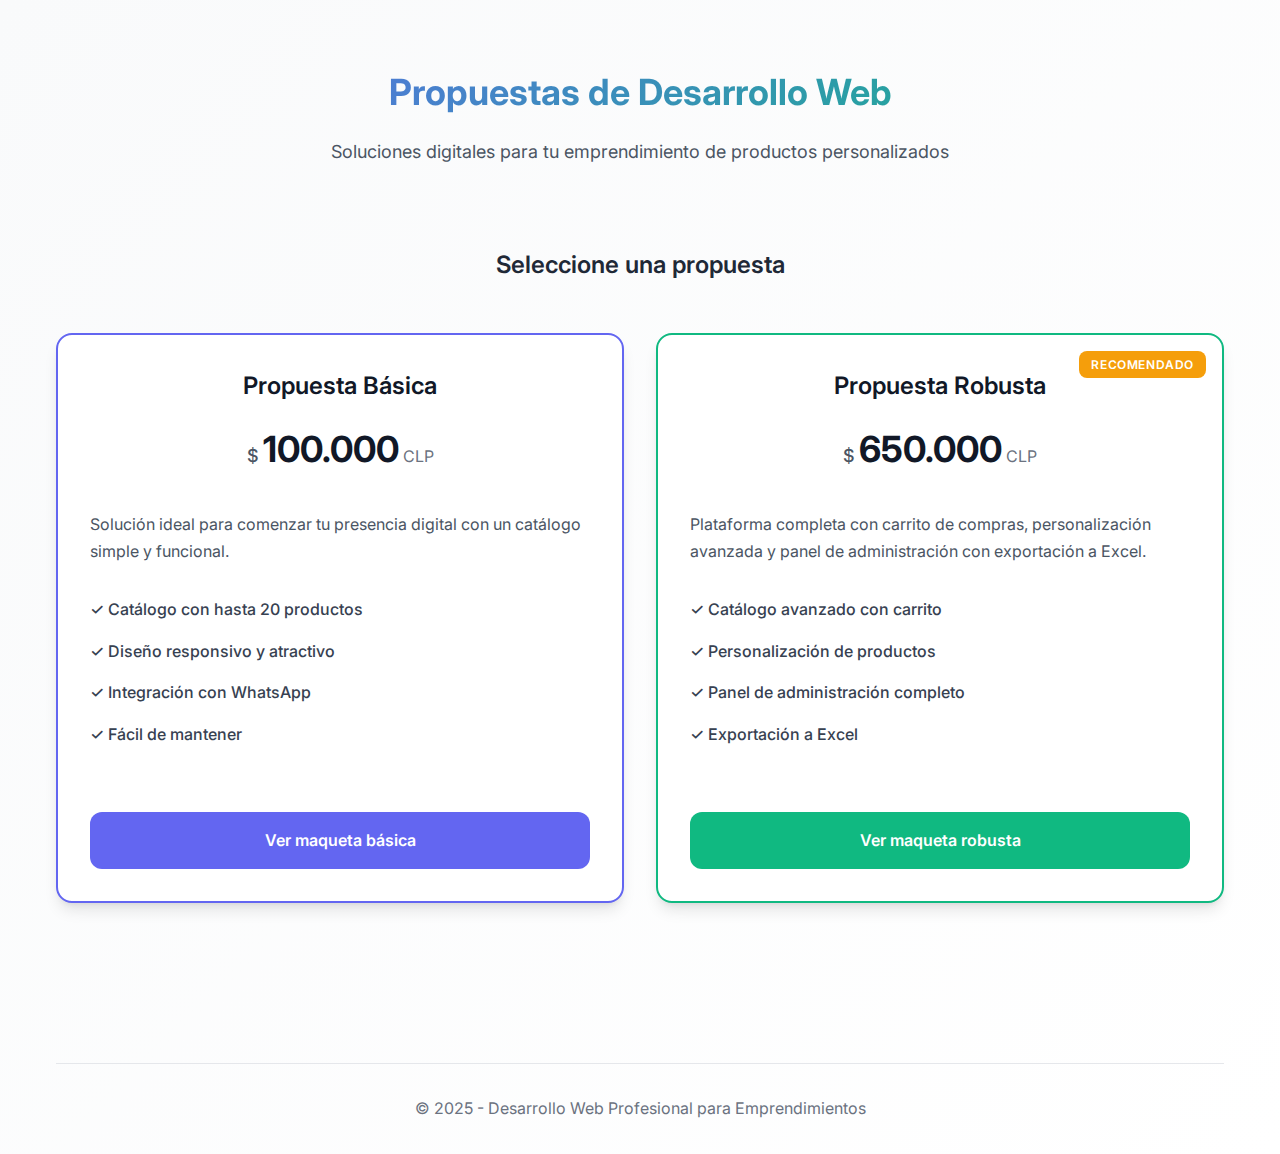
<file: index.html>
<!DOCTYPE html>
<html lang="es">
<head>
    <meta charset="UTF-8">
    <meta name="viewport" content="width=device-width, initial-scale=1.0">
    <title>Propuestas de Desarrollo Web - Productos Personalizados</title>
    <link rel="preconnect" href="https://fonts.googleapis.com">
    <link rel="preconnect" href="https://fonts.gstatic.com" crossorigin>
    <link href="https://fonts.googleapis.com/css2?family=Inter:wght@300;400;500;600;700&display=swap" rel="stylesheet">
    <link rel="stylesheet" href="css/style.css">
</head>
<body>
    <div class="container">
        <header class="header">
            <h1 class="main-title">Propuestas de Desarrollo Web</h1>
            <p class="subtitle">Soluciones digitales para tu emprendimiento de productos personalizados</p>
        </header>

        <main class="proposals-container">
            <h2 class="section-title">Seleccione una propuesta</h2>
            
            <div class="proposals-grid">
                <!-- Propuesta Básica -->
                <div class="proposal-card basic">
                    <div class="card-header">
                        <h3 class="card-title">Propuesta Básica</h3>
                        <div class="price">
                            <span class="currency">$</span>
                            <span class="amount">100.000</span>
                            <span class="period">CLP</span>
                        </div>
                    </div>
                    
                    <div class="card-content">
                        <p class="description">
                            Solución ideal para comenzar tu presencia digital con un catálogo simple y funcional.
                        </p>
                        
                        <ul class="features-list">
                            <li>✓ Catálogo con hasta 20 productos</li>
                            <li>✓ Diseño responsivo y atractivo</li>
                            <li>✓ Integración con WhatsApp</li>
                            <li>✓ Fácil de mantener</li>
                        </ul>
                    </div>
                    
                    <div class="card-footer">
                        <a href="maqueta-basica.html" class="btn btn-primary">Ver maqueta básica</a>
                    </div>
                </div>

                <!-- Propuesta Robusta -->
                <div class="proposal-card robust">
                    <div class="card-header">
                        <div class="badge">Recomendado</div>
                        <h3 class="card-title">Propuesta Robusta</h3>
                        <div class="price">
                            <span class="currency">$</span>
                            <span class="amount">650.000</span>
                            <span class="period">CLP</span>
                        </div>
                    </div>
                    
                    <div class="card-content">
                        <p class="description">
                            Plataforma completa con carrito de compras, personalización avanzada y panel de administración con exportación a Excel.
                        </p>
                        
                        <ul class="features-list">
                            <li>✓ Catálogo avanzado con carrito</li>
                            <li>✓ Personalización de productos</li>
                            <li>✓ Panel de administración completo</li>
                            <li>✓ Exportación a Excel</li>
                        </ul>
                    </div>
                    
                    <div class="card-footer">
                        <a href="maqueta-robusta.html" class="btn btn-secondary">Ver maqueta robusta</a>
                    </div>
                </div>
            </div>
        </main>

        <footer class="footer">
            <p>&copy; 2025 - Desarrollo Web Profesional para Emprendimientos</p>
        </footer>
    </div>

    <script src="config.js"></script>
    <script src="js/script.js"></script>
</body>
</html>
</file>
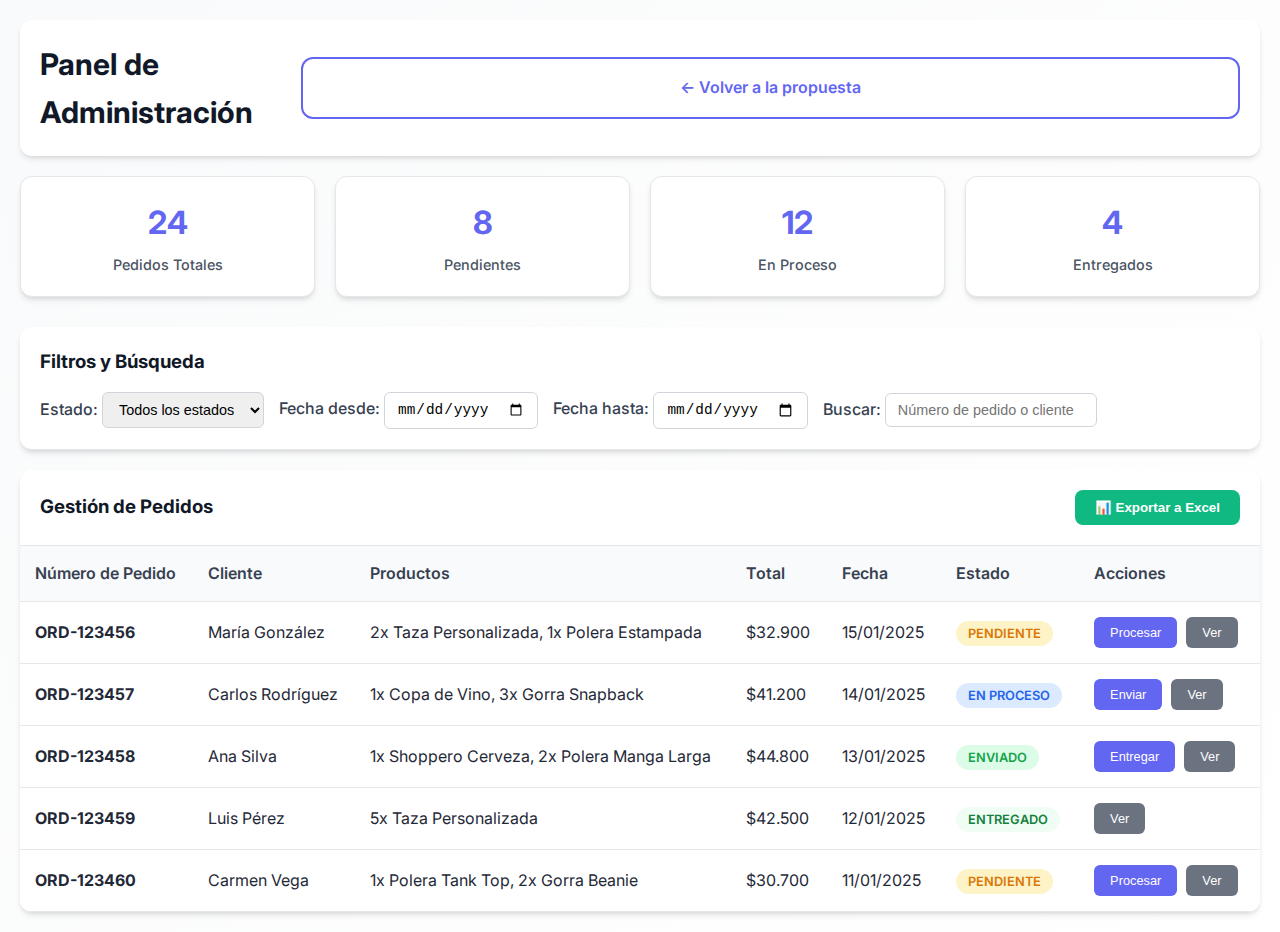
<file: admin-demo.html>
<!DOCTYPE html>
<html lang="es">
<head>
    <meta charset="UTF-8">
    <meta name="viewport" content="width=device-width, initial-scale=1.0">
    <title>Panel de Administración - Demo</title>
    <link rel="preconnect" href="https://fonts.googleapis.com">
    <link rel="preconnect" href="https://fonts.gstatic.com" crossorigin>
    <link href="https://fonts.googleapis.com/css2?family=Inter:wght@300;400;500;600;700&display=swap" rel="stylesheet">
    <link rel="stylesheet" href="css/style.css">
    <style>
        .admin-container {
            max-width: 1400px;
            margin: 0 auto;
            padding: 20px;
        }
        
        .admin-header {
            background: var(--white);
            padding: 20px;
            border-radius: 12px;
            box-shadow: var(--shadow-md);
            margin-bottom: 20px;
            display: flex;
            justify-content: space-between;
            align-items: center;
        }
        
        .admin-title {
            color: var(--gray-900);
            margin: 0;
        }
        
        .admin-stats {
            display: grid;
            grid-template-columns: repeat(auto-fit, minmax(200px, 1fr));
            gap: 20px;
            margin-bottom: 30px;
        }
        
        .stat-card {
            background: var(--white);
            padding: 20px;
            border-radius: 12px;
            box-shadow: var(--shadow-md);
            text-align: center;
        }
        
        .stat-number {
            font-size: 2rem;
            font-weight: 700;
            color: var(--primary-color);
            margin-bottom: 5px;
        }
        
        .stat-label {
            color: var(--gray-600);
            font-size: 0.9rem;
        }
        
        .orders-section {
            background: var(--white);
            border-radius: 12px;
            box-shadow: var(--shadow-md);
            overflow: hidden;
        }
        
        .orders-header {
            padding: 20px;
            border-bottom: 1px solid var(--gray-200);
            display: flex;
            justify-content: space-between;
            align-items: center;
        }
        
        .export-btn {
            background: var(--secondary-color);
            color: var(--white);
            border: none;
            padding: 10px 20px;
            border-radius: 8px;
            cursor: pointer;
            font-weight: 600;
            transition: all 0.3s ease;
        }
        
        .export-btn:hover {
            background: var(--secondary-dark);
            transform: translateY(-2px);
        }
        
        .orders-table {
            width: 100%;
            border-collapse: collapse;
        }
        
        .orders-table th,
        .orders-table td {
            padding: 15px;
            text-align: left;
            border-bottom: 1px solid var(--gray-200);
        }
        
        .orders-table th {
            background: var(--gray-50);
            font-weight: 600;
            color: var(--gray-700);
        }
        
        .status-badge {
            padding: 5px 12px;
            border-radius: 20px;
            font-size: 0.8rem;
            font-weight: 600;
            text-transform: uppercase;
        }
        
        .status-pending {
            background: #fef3c7;
            color: #d97706;
        }
        
        .status-processing {
            background: #dbeafe;
            color: #2563eb;
        }
        
        .status-shipped {
            background: #dcfce7;
            color: #16a34a;
        }
        
        .status-delivered {
            background: #f0fdf4;
            color: #15803d;
        }
        
        .action-btn {
            background: var(--primary-color);
            color: var(--white);
            border: none;
            padding: 8px 16px;
            border-radius: 6px;
            cursor: pointer;
            font-size: 0.8rem;
            margin-right: 5px;
            transition: all 0.3s ease;
        }
        
        .action-btn:hover {
            background: var(--primary-dark);
        }
        
        .action-btn.secondary {
            background: var(--gray-500);
        }
        
        .action-btn.secondary:hover {
            background: var(--gray-600);
        }
        
        .filter-section {
            background: var(--white);
            padding: 20px;
            border-radius: 12px;
            box-shadow: var(--shadow-md);
            margin-bottom: 20px;
        }
        
        .filter-controls {
            display: flex;
            gap: 15px;
            align-items: center;
            flex-wrap: wrap;
        }
        
        .filter-controls select,
        .filter-controls input {
            padding: 8px 12px;
            border: 1px solid var(--gray-300);
            border-radius: 6px;
            font-size: 0.9rem;
        }
        
        .filter-controls label {
            font-weight: 500;
            color: var(--gray-700);
        }
    </style>
</head>
<body>
    <div class="admin-container">
        <div class="admin-header">
            <h1 class="admin-title">Panel de Administración</h1>
            <a href="maqueta-robusta.html" class="btn btn-outline">← Volver a la propuesta</a>
        </div>

        <!-- Estadísticas -->
        <div class="admin-stats">
            <div class="stat-card">
                <div class="stat-number">24</div>
                <div class="stat-label">Pedidos Totales</div>
            </div>
            <div class="stat-card">
                <div class="stat-number">8</div>
                <div class="stat-label">Pendientes</div>
            </div>
            <div class="stat-card">
                <div class="stat-number">12</div>
                <div class="stat-label">En Proceso</div>
            </div>
            <div class="stat-card">
                <div class="stat-number">4</div>
                <div class="stat-label">Entregados</div>
            </div>
        </div>

        <!-- Filtros -->
        <div class="filter-section">
            <h3 style="margin-bottom: 15px; color: var(--gray-900);">Filtros y Búsqueda</h3>
            <div class="filter-controls">
                <div>
                    <label>Estado:</label>
                    <select id="status-filter">
                        <option value="">Todos los estados</option>
                        <option value="pending">Pendiente</option>
                        <option value="processing">En proceso</option>
                        <option value="shipped">Enviado</option>
                        <option value="delivered">Entregado</option>
                    </select>
                </div>
                <div>
                    <label>Fecha desde:</label>
                    <input type="date" id="date-from">
                </div>
                <div>
                    <label>Fecha hasta:</label>
                    <input type="date" id="date-to">
                </div>
                <div>
                    <label>Buscar:</label>
                    <input type="text" id="search-orders" placeholder="Número de pedido o cliente">
                </div>
            </div>
        </div>

        <!-- Tabla de pedidos -->
        <div class="orders-section">
            <div class="orders-header">
                <h3 style="margin: 0; color: var(--gray-900);">Gestión de Pedidos</h3>
                <button class="export-btn" onclick="exportToExcel()">📊 Exportar a Excel</button>
            </div>
            
            <table class="orders-table">
                <thead>
                    <tr>
                        <th>Número de Pedido</th>
                        <th>Cliente</th>
                        <th>Productos</th>
                        <th>Total</th>
                        <th>Fecha</th>
                        <th>Estado</th>
                        <th>Acciones</th>
                    </tr>
                </thead>
                <tbody>
                    <tr>
                        <td><strong>ORD-123456</strong></td>
                        <td>María González</td>
                        <td>2x Taza Personalizada, 1x Polera Estampada</td>
                        <td>$32.900</td>
                        <td>15/01/2025</td>
                        <td><span class="status-badge status-pending">Pendiente</span></td>
                        <td>
                            <button class="action-btn" onclick="changeStatus('ORD-123456', 'processing')">Procesar</button>
                            <button class="action-btn secondary" onclick="viewDetails('ORD-123456')">Ver</button>
                        </td>
                    </tr>
                    <tr>
                        <td><strong>ORD-123457</strong></td>
                        <td>Carlos Rodríguez</td>
                        <td>1x Copa de Vino, 3x Gorra Snapback</td>
                        <td>$41.200</td>
                        <td>14/01/2025</td>
                        <td><span class="status-badge status-processing">En proceso</span></td>
                        <td>
                            <button class="action-btn" onclick="changeStatus('ORD-123457', 'shipped')">Enviar</button>
                            <button class="action-btn secondary" onclick="viewDetails('ORD-123457')">Ver</button>
                        </td>
                    </tr>
                    <tr>
                        <td><strong>ORD-123458</strong></td>
                        <td>Ana Silva</td>
                        <td>1x Shoppero Cerveza, 2x Polera Manga Larga</td>
                        <td>$44.800</td>
                        <td>13/01/2025</td>
                        <td><span class="status-badge status-shipped">Enviado</span></td>
                        <td>
                            <button class="action-btn" onclick="changeStatus('ORD-123458', 'delivered')">Entregar</button>
                            <button class="action-btn secondary" onclick="viewDetails('ORD-123458')">Ver</button>
                        </td>
                    </tr>
                    <tr>
                        <td><strong>ORD-123459</strong></td>
                        <td>Luis Pérez</td>
                        <td>5x Taza Personalizada</td>
                        <td>$42.500</td>
                        <td>12/01/2025</td>
                        <td><span class="status-badge status-delivered">Entregado</span></td>
                        <td>
                            <button class="action-btn secondary" onclick="viewDetails('ORD-123459')">Ver</button>
                        </td>
                    </tr>
                    <tr>
                        <td><strong>ORD-123460</strong></td>
                        <td>Carmen Vega</td>
                        <td>1x Polera Tank Top, 2x Gorra Beanie</td>
                        <td>$30.700</td>
                        <td>11/01/2025</td>
                        <td><span class="status-badge status-pending">Pendiente</span></td>
                        <td>
                            <button class="action-btn" onclick="changeStatus('ORD-123460', 'processing')">Procesar</button>
                            <button class="action-btn secondary" onclick="viewDetails('ORD-123460')">Ver</button>
                        </td>
                    </tr>
                </tbody>
            </table>
        </div>
    </div>

    <script>
        // Funciones del panel de administración
        function changeStatus(orderId, newStatus) {
            const statusLabels = {
                'pending': 'Pendiente',
                'processing': 'En proceso',
                'shipped': 'Enviado',
                'delivered': 'Entregado'
            };
            
            alert(`Estado del pedido ${orderId} cambiado a: ${statusLabels[newStatus]}`);
            // En una implementación real, aquí se actualizaría la base de datos
        }
        
        function viewDetails(orderId) {
            alert(`Vista detallada del pedido ${orderId}\n\nEn una implementación real, aquí se mostraría un modal con todos los detalles del pedido, incluyendo:\n- Información del cliente\n- Lista completa de productos\n- Personalizaciones aplicadas\n- Historial de cambios de estado\n- Comentarios y notas`);
        }
        
        function exportToExcel() {
            alert('📊 Exportando pedidos a Excel...\n\nEn una implementación real, se generaría un archivo Excel con:\n- Todos los pedidos filtrados\n- Información detallada de cada pedido\n- Estadísticas y resúmenes\n- Formato profesional para análisis');
        }
        
        // Filtros
        document.getElementById('status-filter').addEventListener('change', function() {
            console.log('Filtrando por estado:', this.value);
        });
        
        document.getElementById('search-orders').addEventListener('input', function() {
            console.log('Buscando:', this.value);
        });
    </script>
</body>
</html>
</file>
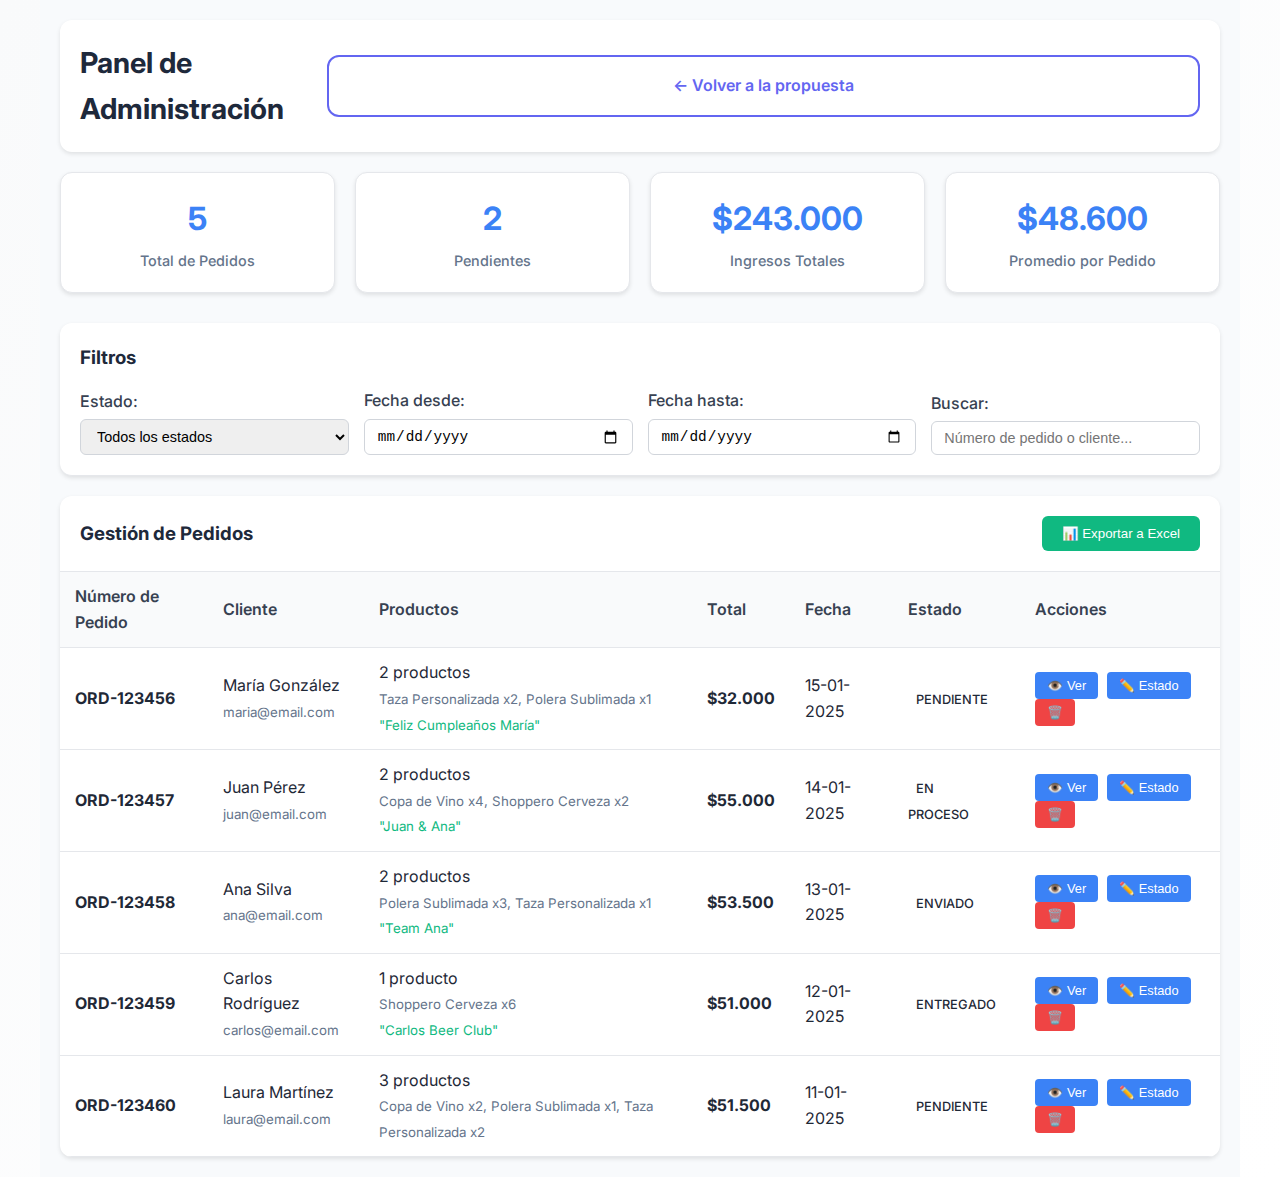
<file: admin-panel-demo.html>
<!DOCTYPE html>
<html lang="es">
<head>
    <meta charset="UTF-8">
    <meta name="viewport" content="width=device-width, initial-scale=1.0">
    <title>Panel de Administración - Demo</title>
    <link rel="preconnect" href="https://fonts.googleapis.com">
    <link rel="preconnect" href="https://fonts.gstatic.com" crossorigin>
    <link href="https://fonts.googleapis.com/css2?family=Inter:wght@300;400;500;600;700&display=swap" rel="stylesheet">
    <link rel="stylesheet" href="css/style.css">
    <style>
        /* Estilos específicos del panel de administración */
        .admin-container {
            min-height: 100vh;
            background: #f8fafc;
            padding: 20px;
        }

        .admin-header {
            background: white;
            padding: 20px;
            border-radius: 12px;
            box-shadow: 0 2px 4px rgba(0,0,0,0.1);
            margin-bottom: 20px;
            display: flex;
            justify-content: space-between;
            align-items: center;
        }

        .admin-title {
            color: #1e293b;
            margin: 0;
            font-size: 1.8rem;
        }

        .admin-stats {
            display: grid;
            grid-template-columns: repeat(auto-fit, minmax(200px, 1fr));
            gap: 20px;
            margin-bottom: 30px;
        }

        .stat-card {
            background: white;
            padding: 20px;
            border-radius: 12px;
            box-shadow: 0 2px 4px rgba(0,0,0,0.1);
            text-align: center;
        }

        .stat-number {
            font-size: 2rem;
            font-weight: 700;
            color: #3b82f6;
            margin-bottom: 5px;
        }

        .stat-label {
            color: #64748b;
            font-size: 0.9rem;
        }

        .filter-section {
            background: white;
            padding: 20px;
            border-radius: 12px;
            box-shadow: 0 2px 4px rgba(0,0,0,0.1);
            margin-bottom: 20px;
        }

        .filter-controls {
            display: grid;
            grid-template-columns: repeat(auto-fit, minmax(200px, 1fr));
            gap: 15px;
            align-items: end;
        }

        .filter-group {
            display: flex;
            flex-direction: column;
        }

        .filter-group label {
            margin-bottom: 5px;
            color: #374151;
            font-weight: 500;
        }

        .filter-group select,
        .filter-group input {
            padding: 8px 12px;
            border: 1px solid #d1d5db;
            border-radius: 6px;
            font-size: 0.9rem;
        }

        .orders-section {
            background: white;
            border-radius: 12px;
            box-shadow: 0 2px 4px rgba(0,0,0,0.1);
            overflow: hidden;
        }

        .orders-header {
            padding: 20px;
            border-bottom: 1px solid #e5e7eb;
            display: flex;
            justify-content: space-between;
            align-items: center;
        }

        .export-btn {
            background: #10b981;
            color: white;
            border: none;
            padding: 10px 20px;
            border-radius: 6px;
            cursor: pointer;
            font-weight: 500;
            transition: background 0.3s;
        }

        .export-btn:hover {
            background: #059669;
        }

        .orders-table {
            width: 100%;
            border-collapse: collapse;
        }

        .orders-table th,
        .orders-table td {
            padding: 12px 15px;
            text-align: left;
            border-bottom: 1px solid #e5e7eb;
        }

        .orders-table th {
            background: #f9fafb;
            font-weight: 600;
            color: #374151;
        }

        .orders-table tr:hover {
            background: #f9fafb;
        }

        .status-badge {
            padding: 4px 8px;
            border-radius: 12px;
            font-size: 0.8rem;
            font-weight: 500;
        }

        .status-pending {
            background: #fef3c7;
            color: #92400e;
        }

        .status-processing {
            background: #dbeafe;
            color: #1e40af;
        }

        .status-shipped {
            background: #d1fae5;
            color: #065f46;
        }

        .status-delivered {
            background: #dcfce7;
            color: #166534;
        }

        .action-btn {
            background: #3b82f6;
            color: white;
            border: none;
            padding: 6px 12px;
            border-radius: 4px;
            cursor: pointer;
            font-size: 0.8rem;
            margin-right: 5px;
            transition: background 0.3s;
        }

        .action-btn:hover {
            background: #2563eb;
        }

        .action-btn.danger {
            background: #ef4444;
        }

        .action-btn.danger:hover {
            background: #dc2626;
        }

        .order-details-modal {
            display: none;
            position: fixed;
            top: 0;
            left: 0;
            width: 100%;
            height: 100%;
            background: rgba(0,0,0,0.5);
            z-index: 1000;
        }

        .order-details-content {
            position: absolute;
            top: 50%;
            left: 50%;
            transform: translate(-50%, -50%);
            background: white;
            padding: 30px;
            border-radius: 12px;
            max-width: 600px;
            width: 90%;
            max-height: 80vh;
            overflow-y: auto;
        }

        .order-details-header {
            display: flex;
            justify-content: space-between;
            align-items: center;
            margin-bottom: 20px;
        }

        .order-details-header h3 {
            margin: 0;
            color: #1e293b;
        }

        .close-modal {
            background: none;
            border: none;
            font-size: 1.5rem;
            cursor: pointer;
            color: #64748b;
        }

        .order-info {
            margin-bottom: 20px;
        }

        .order-info p {
            margin: 5px 0;
            color: #374151;
        }

        .order-products {
            margin-bottom: 20px;
        }

        .order-product {
            display: flex;
            justify-content: space-between;
            padding: 10px 0;
            border-bottom: 1px solid #e5e7eb;
        }

        .order-product:last-child {
            border-bottom: none;
        }

        .order-total {
            font-weight: 600;
            font-size: 1.1rem;
            color: #1e293b;
            text-align: right;
        }

        .order-customizations {
            margin-bottom: 20px;
            padding: 15px;
            background: #f8fafc;
            border-radius: 8px;
            border-left: 4px solid #10b981;
        }

        .customization-details p {
            margin: 5px 0;
            color: #374151;
        }

        .customization-details p strong {
            color: #10b981;
        }

        @media (max-width: 768px) {
            .admin-stats {
                grid-template-columns: 1fr;
            }

            .filter-controls {
                grid-template-columns: 1fr;
            }

            .orders-table {
                font-size: 0.8rem;
            }

            .orders-table th,
            .orders-table td {
                padding: 8px;
            }
        }
    </style>
</head>
<body>
    <div class="admin-container">
        <div class="admin-header">
            <h1 class="admin-title">Panel de Administración</h1>
            <a href="maqueta-robusta.html" class="btn btn-outline">← Volver a la propuesta</a>
        </div>

        <!-- Estadísticas -->
        <div class="admin-stats">
            <div class="stat-card">
                <div class="stat-number" id="total-orders">0</div>
                <div class="stat-label">Total de Pedidos</div>
            </div>
            <div class="stat-card">
                <div class="stat-number" id="pending-orders">0</div>
                <div class="stat-label">Pendientes</div>
            </div>
            <div class="stat-card">
                <div class="stat-number" id="total-revenue">$0</div>
                <div class="stat-label">Ingresos Totales</div>
            </div>
            <div class="stat-card">
                <div class="stat-number" id="avg-order">$0</div>
                <div class="stat-label">Promedio por Pedido</div>
            </div>
        </div>

        <!-- Filtros -->
        <div class="filter-section">
            <h3 style="margin: 0 0 15px 0; color: #1e293b;">Filtros</h3>
            <div class="filter-controls">
                <div class="filter-group">
                    <label>Estado:</label>
                    <select id="status-filter">
                        <option value="">Todos los estados</option>
                        <option value="Pendiente">Pendiente</option>
                        <option value="En proceso">En proceso</option>
                        <option value="Enviado">Enviado</option>
                        <option value="Entregado">Entregado</option>
                    </select>
                </div>
                <div class="filter-group">
                    <label>Fecha desde:</label>
                    <input type="date" id="date-from">
                </div>
                <div class="filter-group">
                    <label>Fecha hasta:</label>
                    <input type="date" id="date-to">
                </div>
                <div class="filter-group">
                    <label>Buscar:</label>
                    <input type="text" id="search-orders" placeholder="Número de pedido o cliente...">
                </div>
            </div>
        </div>

        <!-- Tabla de Pedidos -->
        <div class="orders-section">
            <div class="orders-header">
                <h3 style="margin: 0; color: #1e293b;">Gestión de Pedidos</h3>
                <button class="export-btn" onclick="exportToExcel()">📊 Exportar a Excel</button>
            </div>
            <table class="orders-table">
                <thead>
                    <tr>
                        <th>Número de Pedido</th>
                        <th>Cliente</th>
                        <th>Productos</th>
                        <th>Total</th>
                        <th>Fecha</th>
                        <th>Estado</th>
                        <th>Acciones</th>
                    </tr>
                </thead>
                <tbody id="orders-table-body">
                    <!-- Los pedidos se cargarán dinámicamente -->
                </tbody>
            </table>
        </div>
    </div>

    <!-- Modal de detalles del pedido -->
    <div class="order-details-modal" id="order-details-modal">
        <div class="order-details-content">
            <div class="order-details-header">
                <h3>Detalles del Pedido</h3>
                <button class="close-modal" onclick="closeOrderModal()">&times;</button>
            </div>
            <div id="order-details-content">
                <!-- Los detalles se cargarán dinámicamente -->
            </div>
        </div>
    </div>

    <script>
        // Datos de ejemplo para el panel de administración
        let orders = [
            {
                id: 'ORD-123456',
                customer: 'María González',
                email: 'maria@email.com',
                phone: '+56912345678',
                products: [
                    { name: 'Taza Personalizada', quantity: 2, price: 8500 },
                    { name: 'Polera Sublimada', quantity: 1, price: 15000 }
                ],
                total: 32000,
                date: '2025-01-15',
                status: 'Pendiente',
                address: 'Av. Providencia 123, Santiago',
                customizations: {
                    text: 'Feliz Cumpleaños María',
                    color: '#ff6b6b',
                    font: 'Georgia',
                    image: null
                }
            },
            {
                id: 'ORD-123457',
                customer: 'Juan Pérez',
                email: 'juan@email.com',
                phone: '+56987654321',
                products: [
                    { name: 'Copa de Vino', quantity: 4, price: 9500 },
                    { name: 'Shoppero Cerveza', quantity: 2, price: 8500 }
                ],
                total: 55000,
                date: '2025-01-14',
                status: 'En proceso',
                address: 'Calle Las Condes 456, Santiago',
                customizations: {
                    text: 'Juan & Ana',
                    color: '#4ecdc4',
                    font: 'Times New Roman',
                    image: 'custom-logo.png'
                }
            },
            {
                id: 'ORD-123458',
                customer: 'Ana Silva',
                email: 'ana@email.com',
                phone: '+56911223344',
                products: [
                    { name: 'Polera Sublimada', quantity: 3, price: 15000 },
                    { name: 'Taza Personalizada', quantity: 1, price: 8500 }
                ],
                total: 53500,
                date: '2025-01-13',
                status: 'Enviado',
                address: 'Av. Apoquindo 789, Santiago',
                customizations: {
                    text: 'Team Ana',
                    color: '#45b7d1',
                    font: 'Verdana',
                    image: null
                }
            },
            {
                id: 'ORD-123459',
                customer: 'Carlos Rodríguez',
                email: 'carlos@email.com',
                phone: '+56955667788',
                products: [
                    { name: 'Shoppero Cerveza', quantity: 6, price: 8500 }
                ],
                total: 51000,
                date: '2025-01-12',
                status: 'Entregado',
                address: 'Calle Vitacura 321, Santiago',
                customizations: {
                    text: 'Carlos Beer Club',
                    color: '#f9ca24',
                    font: 'Courier New',
                    image: 'beer-logo.jpg'
                }
            },
            {
                id: 'ORD-123460',
                customer: 'Laura Martínez',
                email: 'laura@email.com',
                phone: '+56999887766',
                products: [
                    { name: 'Copa de Vino', quantity: 2, price: 9500 },
                    { name: 'Polera Sublimada', quantity: 1, price: 15000 },
                    { name: 'Taza Personalizada', quantity: 2, price: 8500 }
                ],
                total: 51500,
                date: '2025-01-11',
                status: 'Pendiente',
                address: 'Av. Manquehue 654, Santiago',
                customizations: {
                    text: '',
                    color: '#ffffff',
                    font: 'Arial',
                    image: null
                }
            }
        ];

        // Función para actualizar estadísticas
        function updateStats() {
            const totalOrders = orders.length;
            const pendingOrders = orders.filter(order => order.status === 'Pendiente').length;
            const totalRevenue = orders.reduce((sum, order) => sum + order.total, 0);
            const avgOrder = totalOrders > 0 ? Math.round(totalRevenue / totalOrders) : 0;

            document.getElementById('total-orders').textContent = totalOrders;
            document.getElementById('pending-orders').textContent = pendingOrders;
            document.getElementById('total-revenue').textContent = `$${totalRevenue.toLocaleString('es-CL')}`;
            document.getElementById('avg-order').textContent = `$${avgOrder.toLocaleString('es-CL')}`;
        }

        // Función para renderizar la tabla de pedidos
        function renderOrders(filteredOrders = orders) {
            const tbody = document.getElementById('orders-table-body');
            tbody.innerHTML = filteredOrders.map(order => `
                <tr>
                    <td><strong>${order.id}</strong></td>
                    <td>
                        <div>${order.customer}</div>
                        <small style="color: #64748b;">${order.email}</small>
                    </td>
                    <td>
                        <div>${order.products.length} producto${order.products.length > 1 ? 's' : ''}</div>
                        <small style="color: #64748b;">${order.products.map(p => `${p.name} x${p.quantity}`).join(', ')}</small>
                        ${order.customizations && order.customizations.text ? `<br><small style="color: #10b981;">"${order.customizations.text}"</small>` : ''}
                    </td>
                    <td><strong>$${order.total.toLocaleString('es-CL')}</strong></td>
                    <td>${new Date(order.date).toLocaleDateString('es-CL')}</td>
                    <td>
                        <span class="status-badge status-${order.status.toLowerCase().replace(' ', '-')}">
                            ${order.status}
                        </span>
                    </td>
                    <td>
                        <button class="action-btn" onclick="viewOrderDetails('${order.id}')">👁️ Ver</button>
                        <button class="action-btn" onclick="changeStatus('${order.id}')">✏️ Estado</button>
                        <button class="action-btn danger" onclick="deleteOrder('${order.id}')">🗑️</button>
                    </td>
                </tr>
            `).join('');
        }

        // Función para filtrar pedidos
        function filterOrders() {
            const statusFilter = document.getElementById('status-filter').value;
            const dateFrom = document.getElementById('date-from').value;
            const dateTo = document.getElementById('date-to').value;
            const searchTerm = document.getElementById('search-orders').value.toLowerCase();

            let filtered = orders.filter(order => {
                // Filtro por estado
                if (statusFilter && order.status !== statusFilter) return false;
                
                // Filtro por fecha
                if (dateFrom && order.date < dateFrom) return false;
                if (dateTo && order.date > dateTo) return false;
                
                // Filtro por búsqueda
                if (searchTerm) {
                    const searchText = `${order.id} ${order.customer} ${order.email}`.toLowerCase();
                    if (!searchText.includes(searchTerm)) return false;
                }
                
                return true;
            });

            renderOrders(filtered);
        }

        // Función para ver detalles del pedido
        function viewOrderDetails(orderId) {
            const order = orders.find(o => o.id === orderId);
            if (!order) return;

            const modal = document.getElementById('order-details-modal');
            const content = document.getElementById('order-details-content');

            content.innerHTML = `
                <div class="order-info">
                    <p><strong>Número de Pedido:</strong> ${order.id}</p>
                    <p><strong>Cliente:</strong> ${order.customer}</p>
                    <p><strong>Email:</strong> ${order.email}</p>
                    <p><strong>Teléfono:</strong> ${order.phone}</p>
                    <p><strong>Dirección:</strong> ${order.address}</p>
                    <p><strong>Fecha:</strong> ${new Date(order.date).toLocaleDateString('es-CL')}</p>
                    <p><strong>Estado:</strong> 
                        <span class="status-badge status-${order.status.toLowerCase().replace(' ', '-')}">
                            ${order.status}
                        </span>
                    </p>
                </div>
                
                <div class="order-products">
                    <h4>Productos:</h4>
                    ${order.products.map(product => `
                        <div class="order-product">
                            <span>${product.name} x${product.quantity}</span>
                            <span>$${(product.price * product.quantity).toLocaleString('es-CL')}</span>
                        </div>
                    `).join('')}
                </div>
                
                ${order.customizations ? `
                <div class="order-customizations">
                    <h4>Personalizaciones:</h4>
                    <div class="customization-details">
                        ${order.customizations.text ? `<p><strong>Texto:</strong> "${order.customizations.text}"</p>` : ''}
                        ${order.customizations.color && order.customizations.color !== '#ffffff' ? `<p><strong>Color:</strong> ${order.customizations.color}</p>` : ''}
                        ${order.customizations.font && order.customizations.font !== 'Arial' ? `<p><strong>Fuente:</strong> ${order.customizations.font}</p>` : ''}
                        ${order.customizations.image ? `<p><strong>Imagen personalizada:</strong> Sí</p>` : ''}
                        ${!order.customizations.text && order.customizations.color === '#ffffff' && order.customizations.font === 'Arial' && !order.customizations.image ? '<p><em>Sin personalización</em></p>' : ''}
                    </div>
                </div>
                ` : ''}
                
                <div class="order-total">
                    Total: $${order.total.toLocaleString('es-CL')}
                </div>
            `;

            modal.style.display = 'block';
        }

        // Función para cerrar modal
        function closeOrderModal() {
            document.getElementById('order-details-modal').style.display = 'none';
        }

        // Función para cambiar estado del pedido
        function changeStatus(orderId) {
            const order = orders.find(o => o.id === orderId);
            if (!order) return;

            const statuses = ['Pendiente', 'En proceso', 'Enviado', 'Entregado'];
            const currentIndex = statuses.indexOf(order.status);
            const nextIndex = (currentIndex + 1) % statuses.length;
            order.status = statuses[nextIndex];

            renderOrders();
            updateStats();
            showNotification(`Estado de ${orderId} cambiado a ${order.status}`);
        }

        // Función para eliminar pedido
        function deleteOrder(orderId) {
            if (!confirm(`¿Estás seguro de que quieres eliminar el pedido ${orderId}?`)) return;

            orders = orders.filter(o => o.id !== orderId);
            renderOrders();
            updateStats();
            showNotification(`Pedido ${orderId} eliminado`);
        }

        // Función para exportar a Excel
        function exportToExcel() {
            const filteredOrders = orders; // Aquí se usarían los pedidos filtrados
            
            let csvContent = "data:text/csv;charset=utf-8,";
            csvContent += "Número de Pedido,Cliente,Email,Productos,Personalizaciones,Total,Fecha,Estado\n";
            
            filteredOrders.forEach(order => {
                const products = order.products.map(p => `${p.name} x${p.quantity}`).join('; ');
                
                // Generar descripción de personalizaciones
                let customizations = '';
                if (order.customizations) {
                    const customDetails = [];
                    if (order.customizations.text) customDetails.push(`Texto: "${order.customizations.text}"`);
                    if (order.customizations.color && order.customizations.color !== '#ffffff') customDetails.push(`Color: ${order.customizations.color}`);
                    if (order.customizations.font && order.customizations.font !== 'Arial') customDetails.push(`Fuente: ${order.customizations.font}`);
                    if (order.customizations.image) customDetails.push('Imagen personalizada: Sí');
                    customizations = customDetails.join('; ');
                }
                
                const row = [
                    order.id,
                    order.customer,
                    order.email,
                    products,
                    customizations || 'Sin personalización',
                    order.total,
                    order.date,
                    order.status
                ].join(',');
                csvContent += row + '\n';
            });
            
            const encodedUri = encodeURI(csvContent);
            const link = document.createElement("a");
            link.setAttribute("href", encodedUri);
            link.setAttribute("download", `pedidos_${new Date().toISOString().split('T')[0]}.csv`);
            document.body.appendChild(link);
            link.click();
            document.body.removeChild(link);
            
            showNotification('Archivo Excel exportado correctamente');
        }

        // Función para mostrar notificaciones
        function showNotification(message) {
            const notification = document.createElement('div');
            notification.style.cssText = `
                position: fixed;
                top: 20px;
                right: 20px;
                background: #10b981;
                color: white;
                padding: 12px 20px;
                border-radius: 8px;
                box-shadow: 0 4px 6px rgba(0, 0, 0, 0.1);
                z-index: 10000;
                animation: slideIn 0.3s ease-out;
            `;
            notification.textContent = message;
            
            document.body.appendChild(notification);
            
            setTimeout(() => {
                notification.style.animation = 'slideOut 0.3s ease-out';
                setTimeout(() => notification.remove(), 300);
            }, 3000);
        }

        // Event listeners para filtros
        document.getElementById('status-filter').addEventListener('change', filterOrders);
        document.getElementById('date-from').addEventListener('change', filterOrders);
        document.getElementById('date-to').addEventListener('change', filterOrders);
        document.getElementById('search-orders').addEventListener('input', filterOrders);

        // Cerrar modal al hacer clic fuera
        document.getElementById('order-details-modal').addEventListener('click', function(e) {
            if (e.target === this) {
                closeOrderModal();
            }
        });

        // Inicializar panel
        updateStats();
        renderOrders();

        // Agregar estilos de animación
        const style = document.createElement('style');
        style.textContent = `
            @keyframes slideIn {
                from { transform: translateX(100%); opacity: 0; }
                to { transform: translateX(0); opacity: 1; }
            }
            @keyframes slideOut {
                from { transform: translateX(0); opacity: 1; }
                to { transform: translateX(100%); opacity: 0; }
            }
        `;
        document.head.appendChild(style);
    </script>
</body>
</html>
</file>
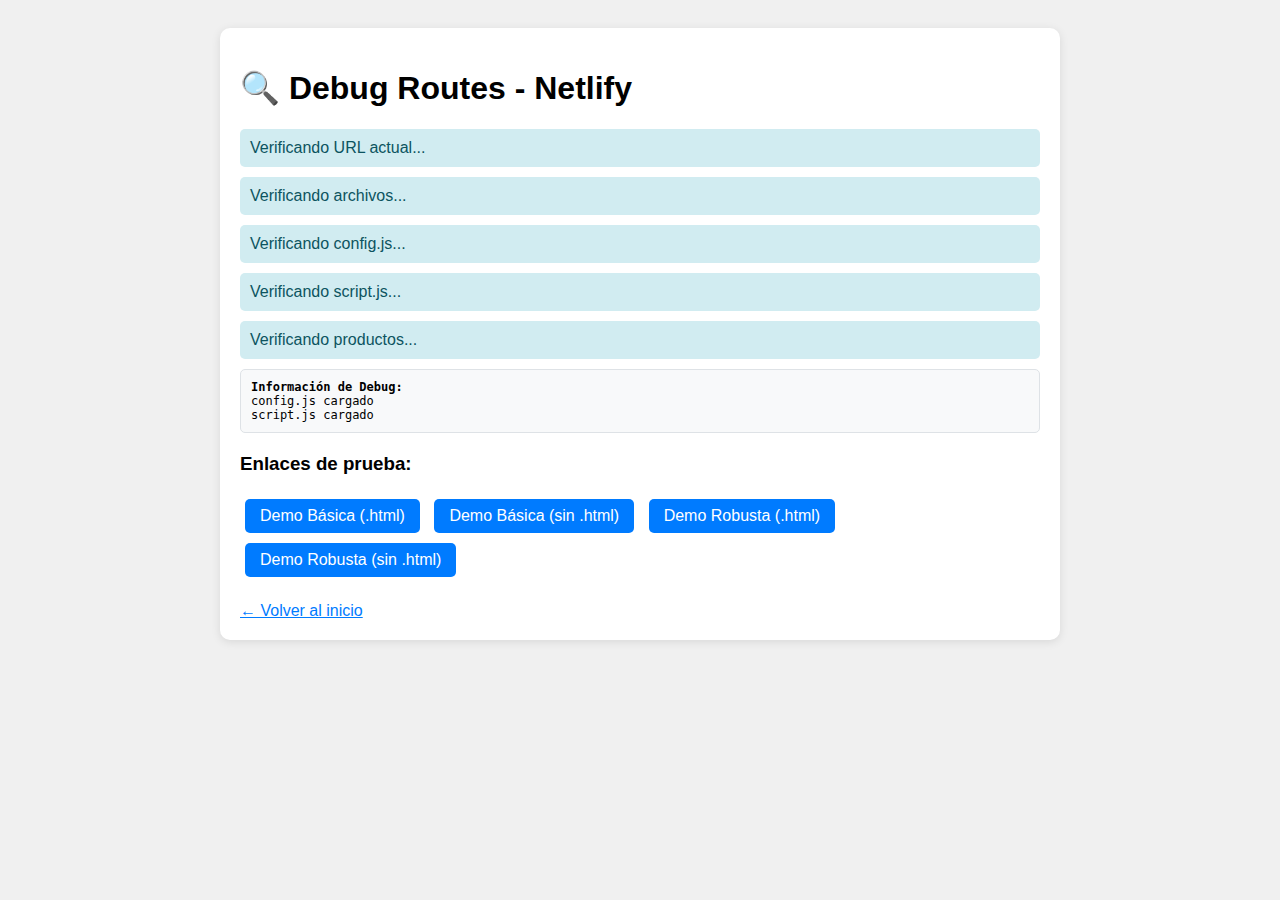
<file: debug-routes.html>
<!DOCTYPE html>
<html lang="es">
<head>
    <meta charset="UTF-8">
    <meta name="viewport" content="width=device-width, initial-scale=1.0">
    <title>Debug Routes - Netlify</title>
    <style>
        body {
            font-family: Arial, sans-serif;
            padding: 20px;
            background: #f0f0f0;
        }
        .debug-container {
            max-width: 800px;
            margin: 0 auto;
            background: white;
            padding: 20px;
            border-radius: 10px;
            box-shadow: 0 2px 10px rgba(0,0,0,0.1);
        }
        .status {
            padding: 10px;
            margin: 10px 0;
            border-radius: 5px;
        }
        .success { background: #d4edda; color: #155724; }
        .error { background: #f8d7da; color: #721c24; }
        .info { background: #d1ecf1; color: #0c5460; }
        .debug-info {
            background: #f8f9fa;
            border: 1px solid #dee2e6;
            padding: 10px;
            margin: 10px 0;
            border-radius: 5px;
            font-family: monospace;
            font-size: 12px;
        }
        .test-links {
            margin: 20px 0;
        }
        .test-links a {
            display: inline-block;
            margin: 5px;
            padding: 8px 15px;
            background: #007bff;
            color: white;
            text-decoration: none;
            border-radius: 5px;
        }
        .test-links a:hover {
            background: #0056b3;
        }
    </style>
</head>
<body>
    <div class="debug-container">
        <h1>🔍 Debug Routes - Netlify</h1>
        
        <div id="current-url" class="status info">Verificando URL actual...</div>
        <div id="file-check" class="status info">Verificando archivos...</div>
        <div id="config-status" class="status info">Verificando config.js...</div>
        <div id="script-status" class="status info">Verificando script.js...</div>
        <div id="products-status" class="status info">Verificando productos...</div>
        
        <div id="debug-info" class="debug-info">
            <strong>Información de Debug:</strong><br>
            <div id="debug-content"></div>
        </div>
        
        <div class="test-links">
            <h3>Enlaces de prueba:</h3>
            <a href="demo-basica.html" target="_blank">Demo Básica (.html)</a>
            <a href="demo-basica" target="_blank">Demo Básica (sin .html)</a>
            <a href="demo-robusta.html" target="_blank">Demo Robusta (.html)</a>
            <a href="demo-robusta" target="_blank">Demo Robusta (sin .html)</a>
        </div>
        
        <div id="products-list"></div>
        
        <div style="margin-top: 20px;">
            <a href="index.html" style="color: #007bff;">← Volver al inicio</a>
        </div>
    </div>

    <script>
        // Función para mostrar información de debug
        function showDebug(message) {
            const debugContent = document.getElementById('debug-content');
            debugContent.innerHTML += message + '<br>';
        }

        // Función para verificar si un archivo existe
        async function checkFile(url) {
            try {
                const response = await fetch(url, { method: 'HEAD' });
                return response.ok;
            } catch (error) {
                return false;
            }
        }

        // Función principal de verificación
        async function runTests() {
            // Mostrar URL actual
            document.getElementById('current-url').innerHTML = '📍 URL actual: ' + window.location.href;
            
            showDebug('Iniciando verificación...');
            showDebug('URL actual: ' + window.location.href);
            
            // Verificar archivos con diferentes rutas
            const filesToCheck = [
                'config.js',
                './config.js',
                '/config.js',
                'js/script.js',
                './js/script.js',
                '/js/script.js',
                'css/style.css',
                './css/style.css',
                '/css/style.css'
            ];

            for (const file of filesToCheck) {
                const exists = await checkFile(file);
                showDebug(`${exists ? '✅' : '❌'} ${file} - ${exists ? 'EXISTE' : 'NO EXISTE'}`);
            }

            // Test 1: Verificar si config.js se carga
            try {
                if (typeof CONFIG !== 'undefined') {
                    document.getElementById('config-status').innerHTML = '✅ config.js cargado correctamente';
                    document.getElementById('config-status').className = 'status success';
                    showDebug('CONFIG cargado: ' + JSON.stringify(CONFIG.contact));
                } else {
                    document.getElementById('config-status').innerHTML = '❌ config.js NO se cargó';
                    document.getElementById('config-status').className = 'status error';
                    showDebug('CONFIG no está definido');
                }
            } catch (e) {
                document.getElementById('config-status').innerHTML = '❌ Error cargando config.js: ' + e.message;
                document.getElementById('config-status').className = 'status error';
                showDebug('Error CONFIG: ' + e.message);
            }

            // Test 2: Verificar si script.js se carga
            try {
                if (typeof PRODUCTS !== 'undefined') {
                    document.getElementById('script-status').innerHTML = '✅ script.js cargado correctamente';
                    document.getElementById('script-status').className = 'status success';
                    showDebug('PRODUCTS cargado: ' + PRODUCTS.length + ' productos');
                } else {
                    document.getElementById('script-status').innerHTML = '❌ script.js NO se cargó';
                    document.getElementById('script-status').className = 'status error';
                    showDebug('PRODUCTS no está definido');
                }
            } catch (e) {
                document.getElementById('script-status').innerHTML = '❌ Error cargando script.js: ' + e.message;
                document.getElementById('script-status').className = 'status error';
                showDebug('Error PRODUCTS: ' + e.message);
            }

            // Test 3: Verificar productos
            try {
                if (typeof PRODUCTS !== 'undefined' && PRODUCTS.length > 0) {
                    document.getElementById('products-status').innerHTML = `✅ ${PRODUCTS.length} productos cargados`;
                    document.getElementById('products-status').className = 'status success';
                    
                    // Mostrar lista de productos
                    const productsList = document.getElementById('products-list');
                    productsList.innerHTML = '<h3>Productos disponibles:</h3><ul>' + 
                        PRODUCTS.map(p => `<li>${p.name} - $${p.price}</li>`).join('') + 
                        '</ul>';
                } else {
                    document.getElementById('products-status').innerHTML = '❌ No se encontraron productos';
                    document.getElementById('products-status').className = 'status error';
                }
            } catch (e) {
                document.getElementById('products-status').innerHTML = '❌ Error verificando productos: ' + e.message;
                document.getElementById('products-status').className = 'status error';
            }
        }

        // Ejecutar tests cuando se carguen los scripts
        document.addEventListener('DOMContentLoaded', function() {
            setTimeout(runTests, 1000); // Esperar 1 segundo para que se carguen los scripts
        });
    </script>

    <script src="config.js" onload="showDebug('config.js cargado')" onerror="showDebug('Error cargando config.js')"></script>
    <script src="js/script.js" onload="showDebug('script.js cargado')" onerror="showDebug('Error cargando script.js')"></script>
</body>
</html>
</file>
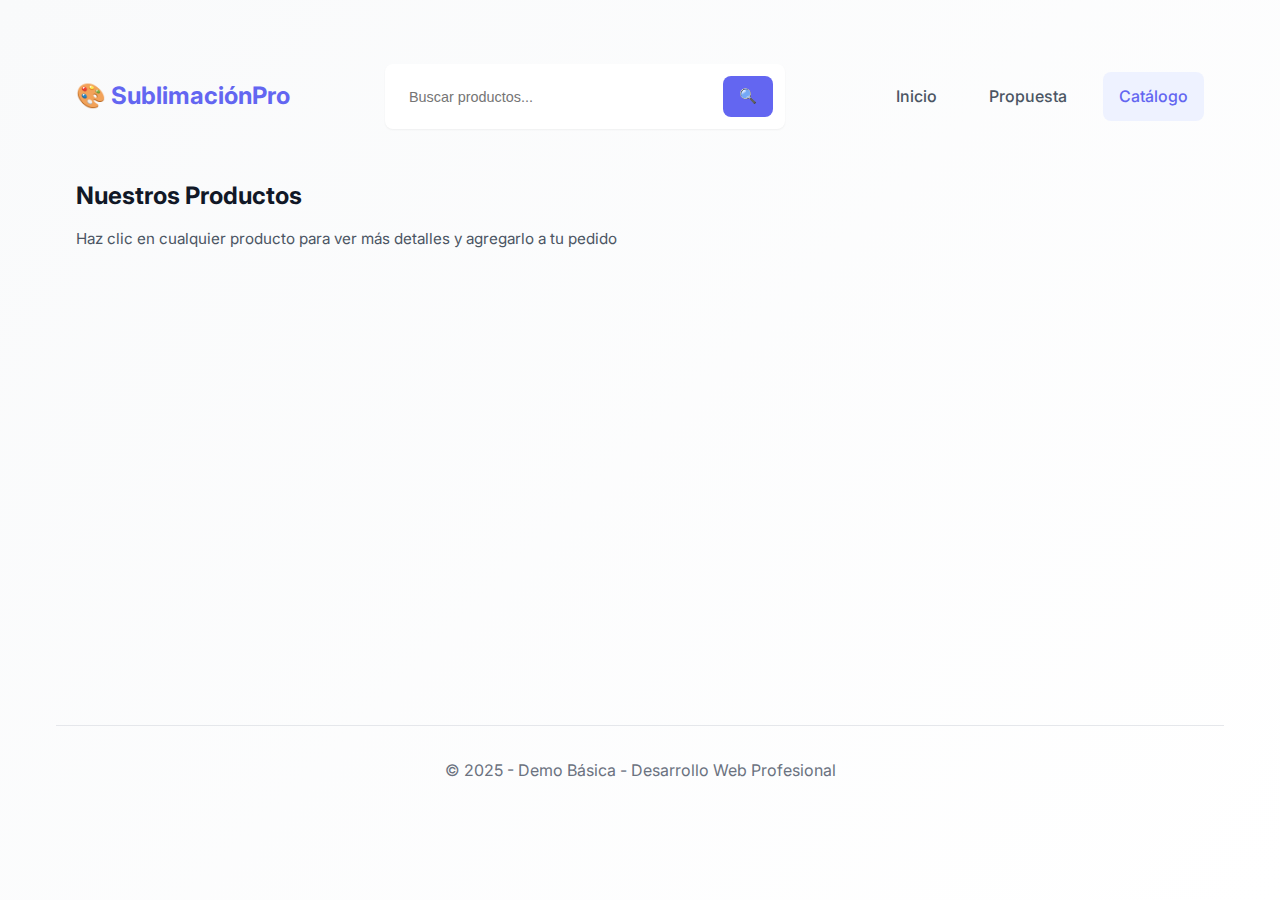
<file: demo-basica-fixed.html>
<!DOCTYPE html>
<html lang="es">
<head>
    <meta charset="UTF-8">
    <meta name="viewport" content="width=device-width, initial-scale=1.0">
    <title>Demo Básica - Catálogo de Productos</title>
    <link rel="preconnect" href="https://fonts.googleapis.com">
    <link rel="preconnect" href="https://fonts.gstatic.com" crossorigin>
    <link href="https://fonts.googleapis.com/css2?family=Inter:wght@300;400;500;600;700&display=swap" rel="stylesheet">
    <link rel="stylesheet" href="css/style.css">
</head>
<body>
    <div class="container">
        <header class="header">
            <div class="header-content">
                <div class="logo">
                    <h1>🎨 SublimaciónPro</h1>
                </div>
                <div class="search-bar">
                    <input type="text" placeholder="Buscar productos..." id="search-input">
                    <button type="button">🔍</button>
                </div>
                <nav class="nav-menu">
                    <a href="/index.html">Inicio</a>
                    <a href="/maqueta-basica.html">Propuesta</a>
                    <a href="#" class="active">Catálogo</a>
                </nav>
            </div>
        </header>

        <main class="main-content">
            <div class="content-wrapper">
                <div class="products-section">
                    <div class="section-header">
                        <h2>Nuestros Productos</h2>
                        <p>Haz clic en cualquier producto para ver más detalles y agregarlo a tu pedido</p>
                    </div>
                    
                    <div class="products-grid">
                        <!-- Los productos se cargarán dinámicamente -->
                    </div>
                </div>
            </div>
        </main>

        <footer class="footer">
            <p>&copy; 2025 - Demo Básica - Desarrollo Web Profesional</p>
        </footer>
    </div>

    <!-- Cargar archivos JavaScript con manejo de errores -->
    <script>
        // Función para cargar script con manejo de errores
        function loadScript(src, callback) {
            const script = document.createElement('script');
            script.src = src;
            script.onload = callback;
            script.onerror = function() {
                console.error('Error cargando:', src);
                // Intentar cargar con ruta absoluta
                const fallbackScript = document.createElement('script');
                fallbackScript.src = window.location.origin + '/' + src;
                fallbackScript.onload = callback;
                fallbackScript.onerror = function() {
                    console.error('Error cargando fallback:', src);
                };
                document.head.appendChild(fallbackScript);
            };
            document.head.appendChild(script);
        }

        // Cargar archivos en secuencia
        loadScript('config.js', function() {
            console.log('config.js cargado');
            loadScript('js/script.js', function() {
                console.log('script.js cargado');
                // Inicializar la aplicación
                if (typeof initializeApp === 'function') {
                    initializeApp();
                }
            });
        });
    </script>
</body>
</html>
</file>
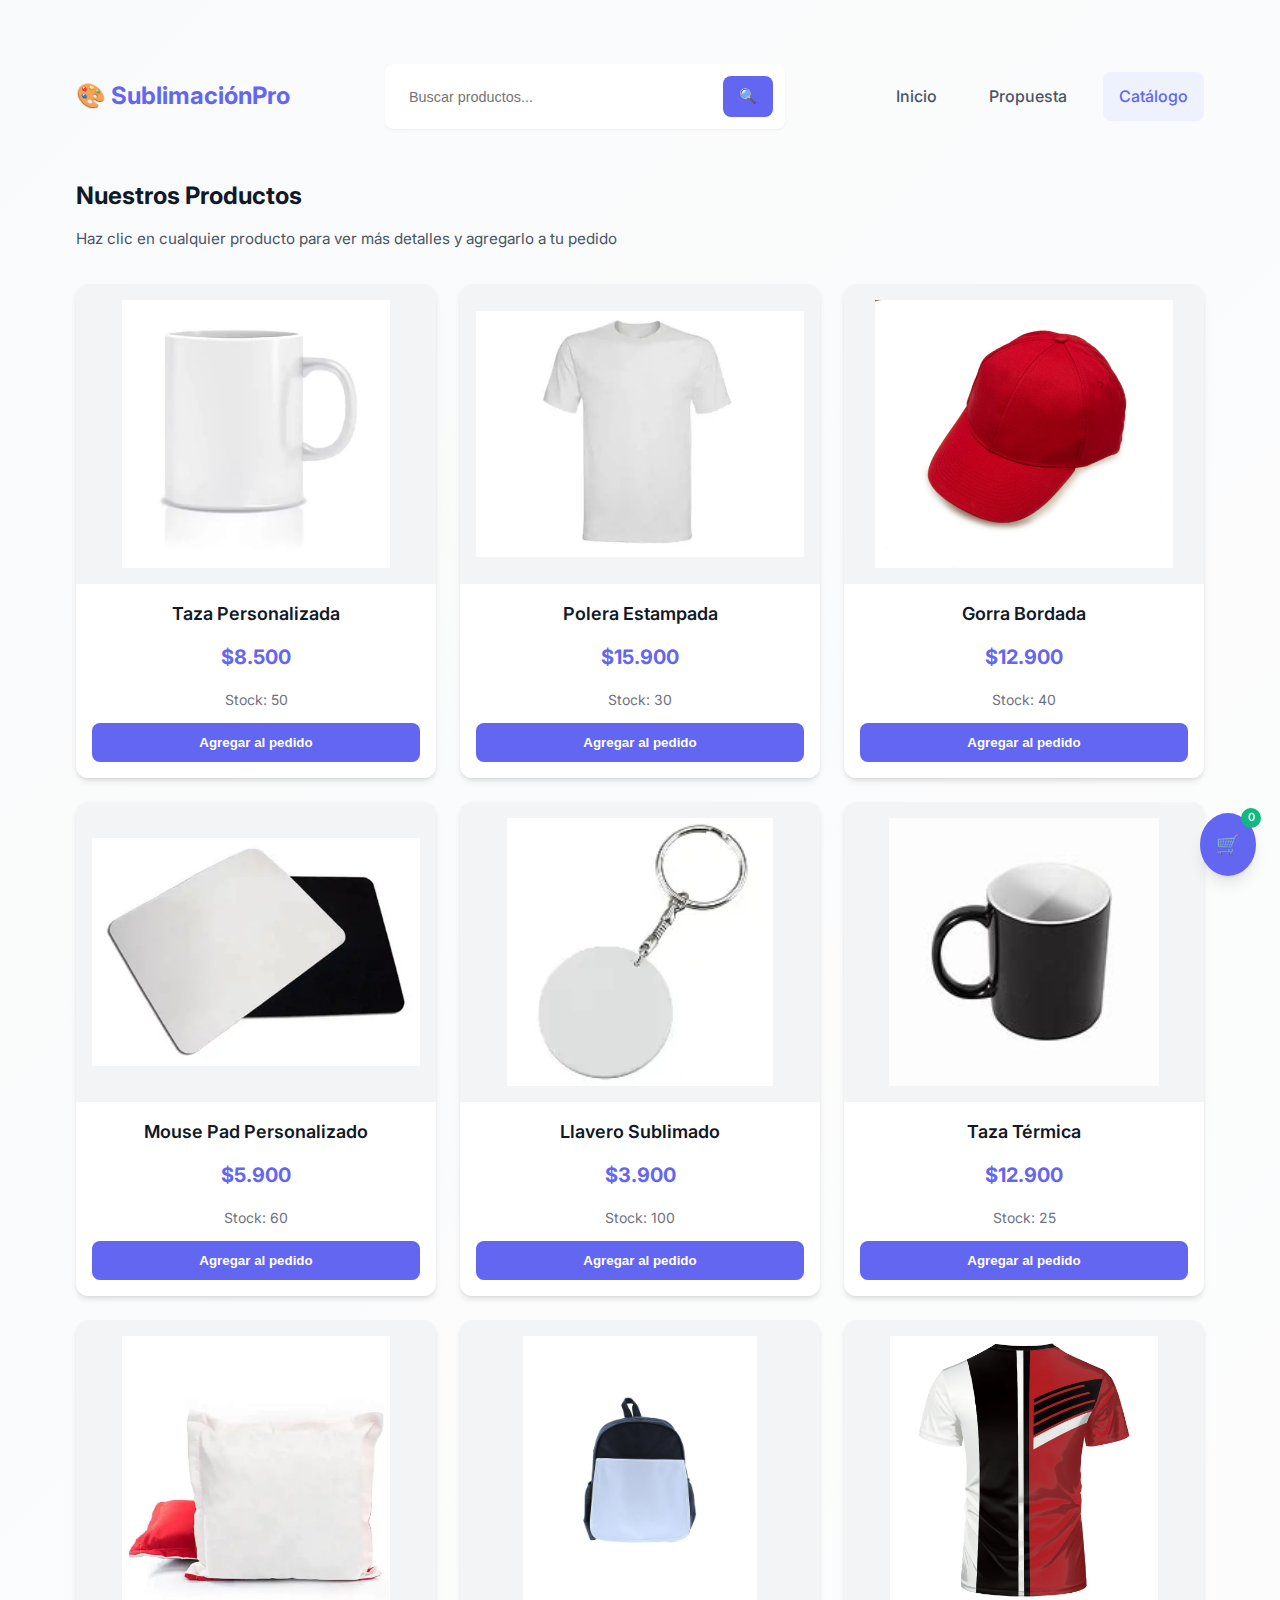
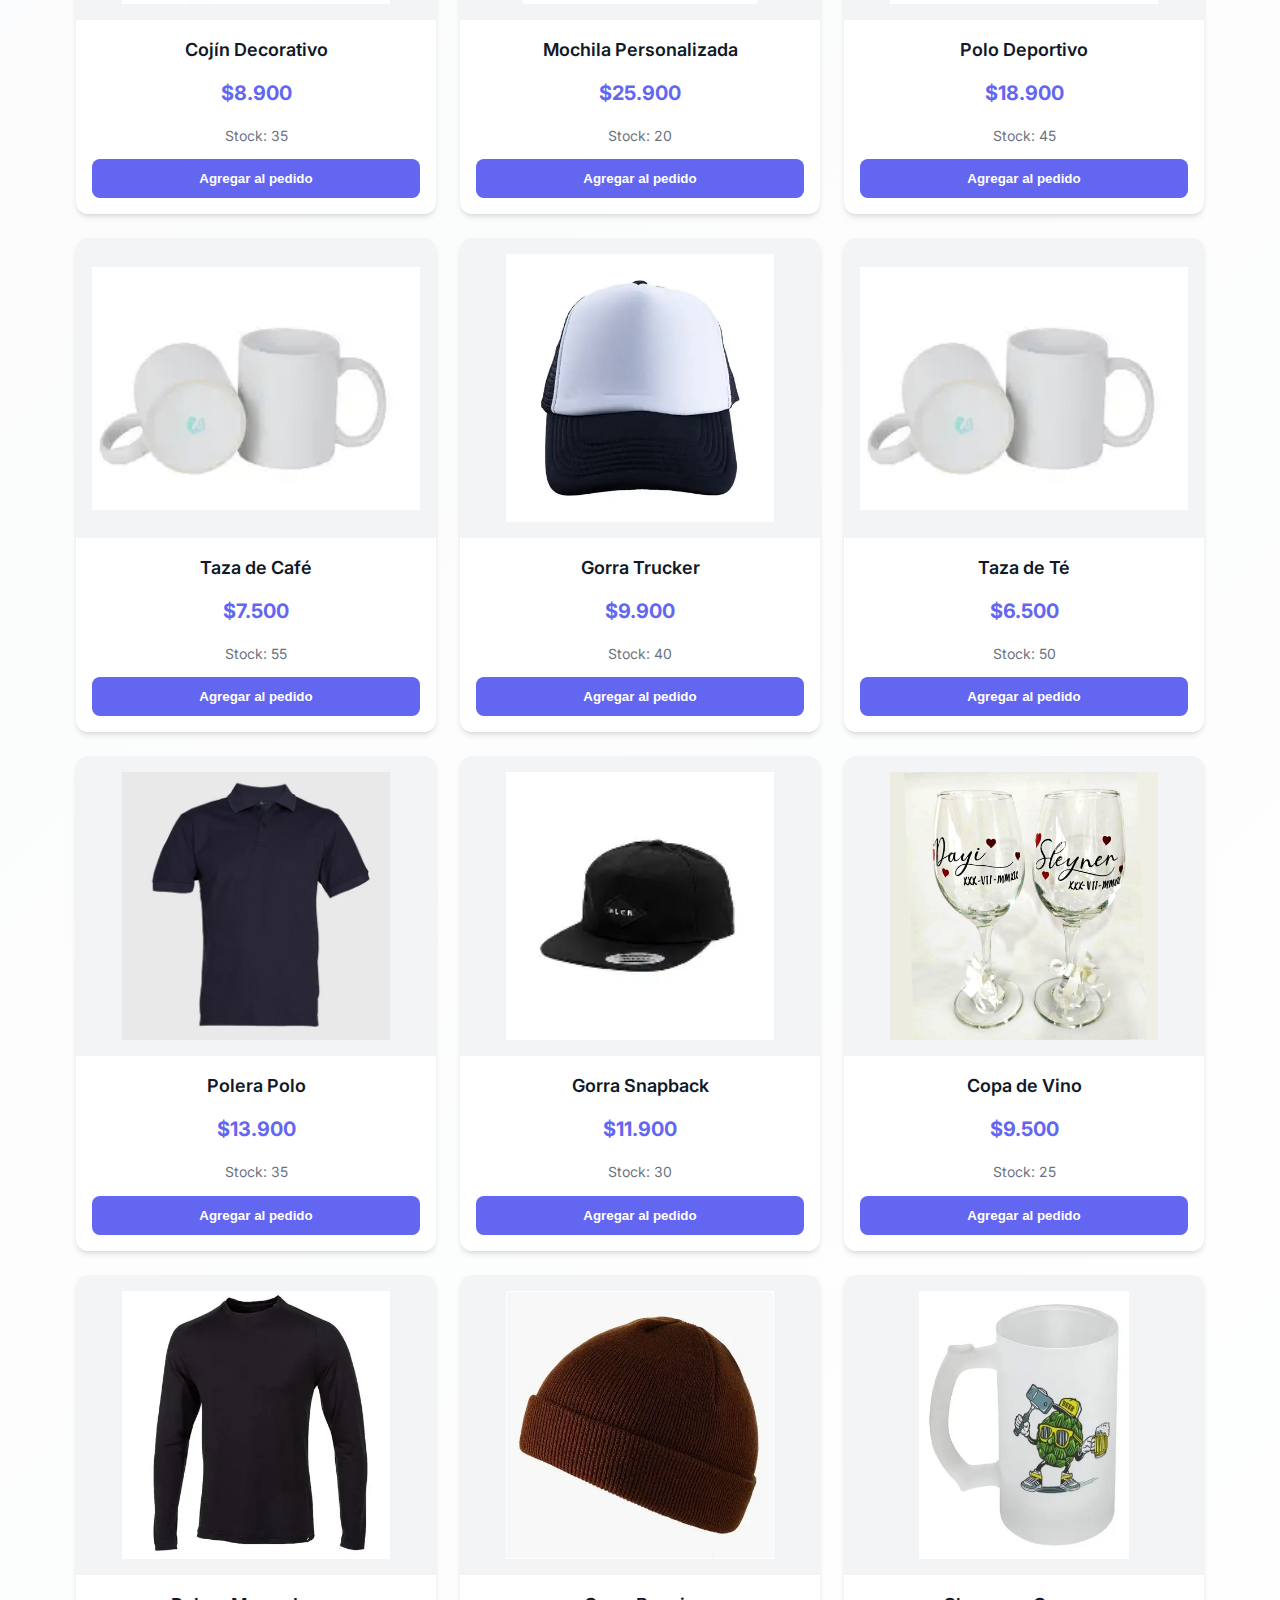
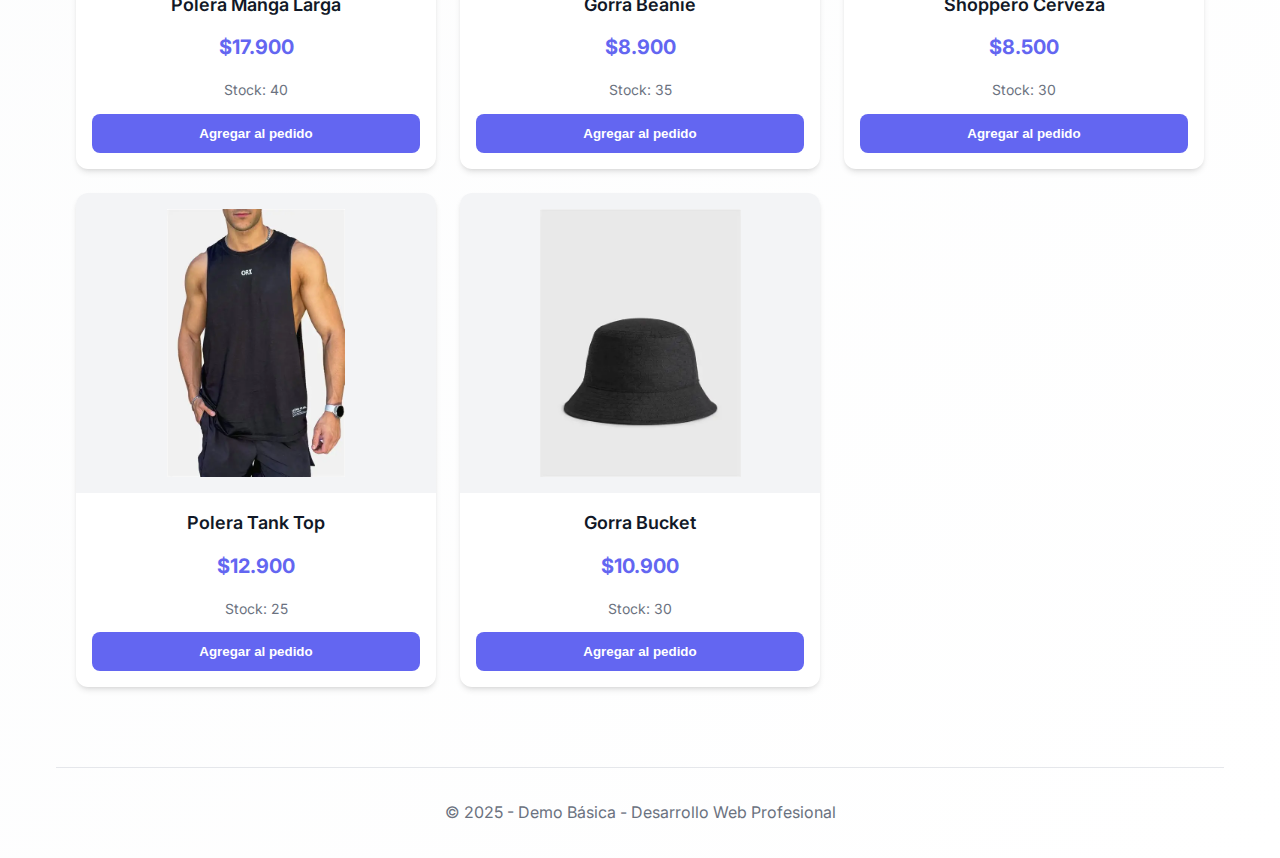
<file: demo-basica.html>
<!DOCTYPE html>
<html lang="es">
<head>
    <meta charset="UTF-8">
    <meta name="viewport" content="width=device-width, initial-scale=1.0">
    <title>Demo Básica - Catálogo de Productos</title>
    <link rel="preconnect" href="https://fonts.googleapis.com">
    <link rel="preconnect" href="https://fonts.gstatic.com" crossorigin>
    <link href="https://fonts.googleapis.com/css2?family=Inter:wght@300;400;500;600;700&display=swap" rel="stylesheet">
    <link rel="stylesheet" href="css/style.css">
</head>
<body>
    <div class="container">
        <header class="header">
            <div class="header-content">
                <div class="logo">
                    <h1>🎨 SublimaciónPro</h1>
                </div>
                <div class="search-bar">
                    <input type="text" placeholder="Buscar productos..." id="search-input">
                    <button type="button">🔍</button>
                </div>
                <nav class="nav-menu">
                    <a href="index.html">Inicio</a>
                    <a href="maqueta-basica.html">Propuesta</a>
                    <a href="#" class="active">Catálogo</a>
                </nav>
            </div>
        </header>

        <main class="main-content">
            <div class="content-wrapper">
                <div class="products-section">
                    <div class="section-header">
                        <h2>Nuestros Productos</h2>
                        <p>Haz clic en cualquier producto para ver más detalles y agregarlo a tu pedido</p>
                    </div>
                    
                    <div class="products-grid">
                        <!-- Los productos se cargarán dinámicamente -->
                    </div>
                </div>
            </div>
        </main>

        <footer class="footer">
            <p>&copy; 2025 - Demo Básica - Desarrollo Web Profesional</p>
        </footer>
    </div>

    <script src="config.js"></script>
    <script src="js/script.js"></script>
</body>
</html>
</file>
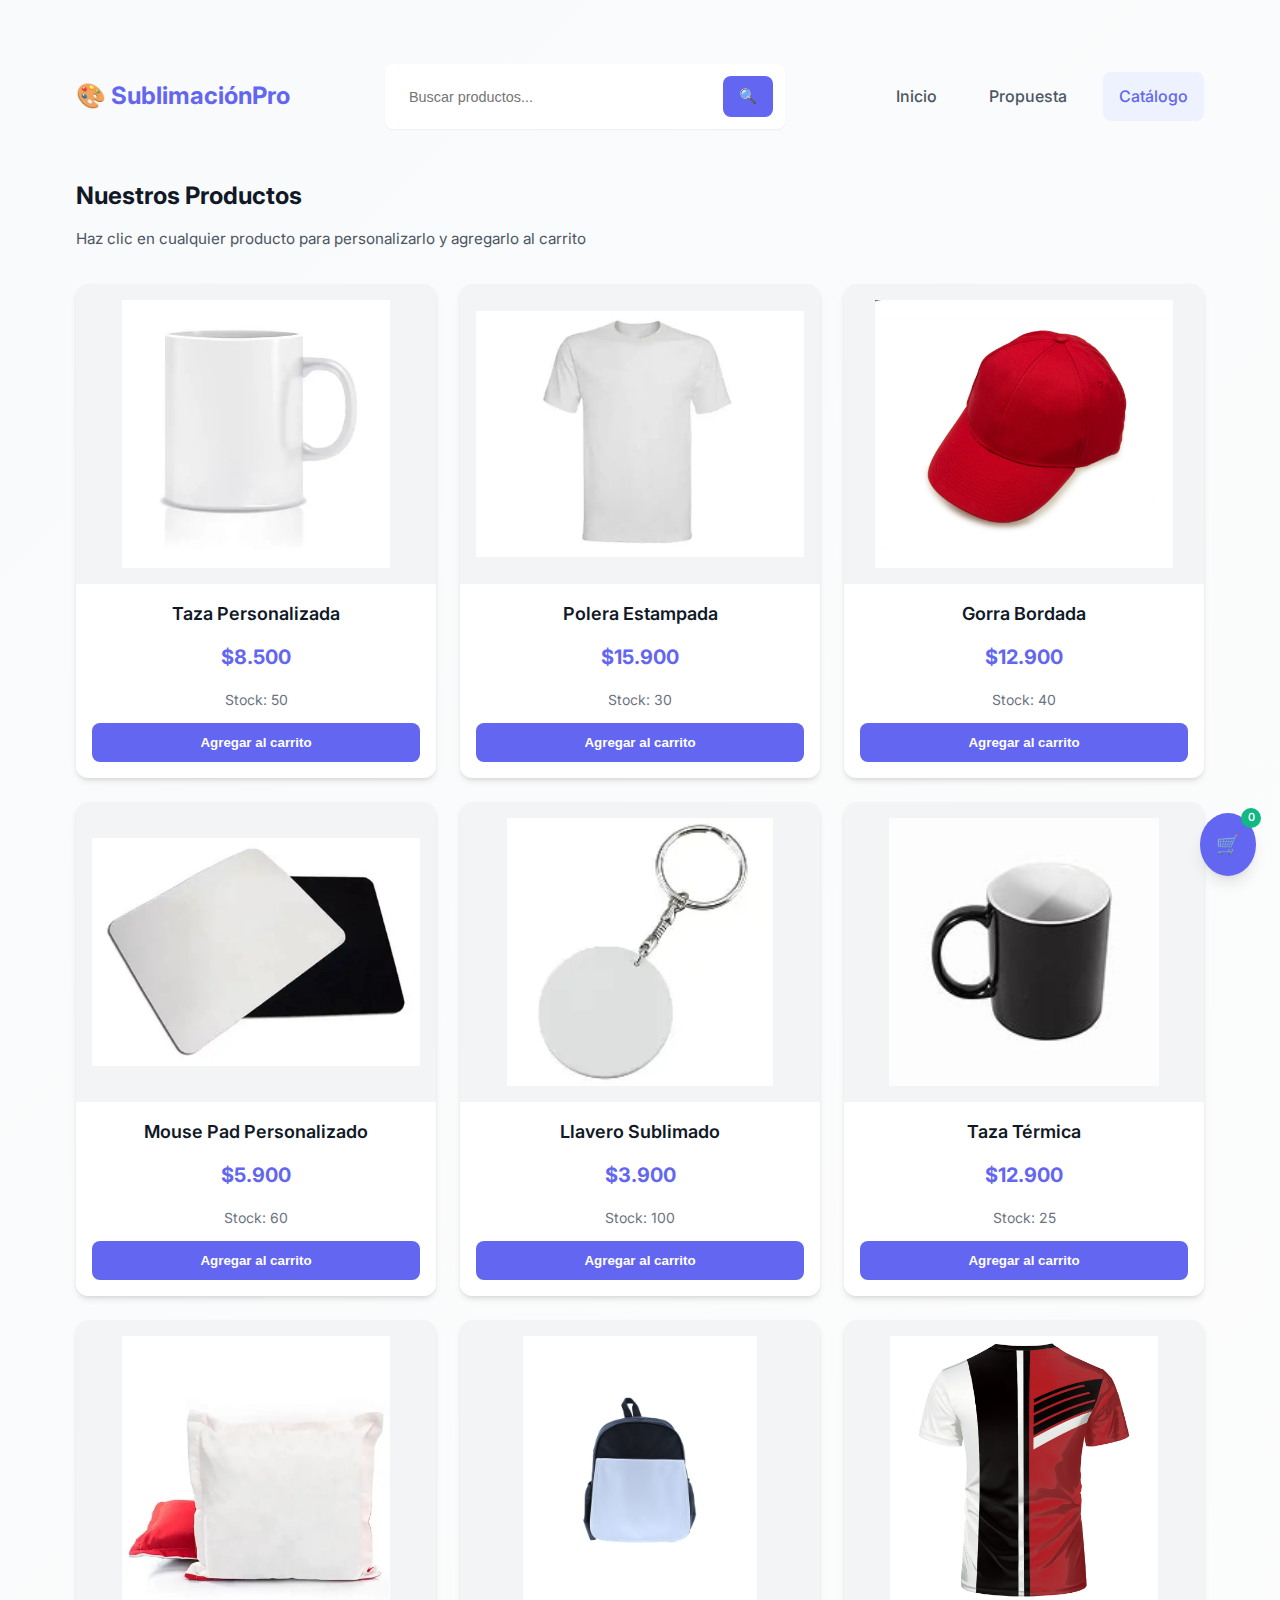
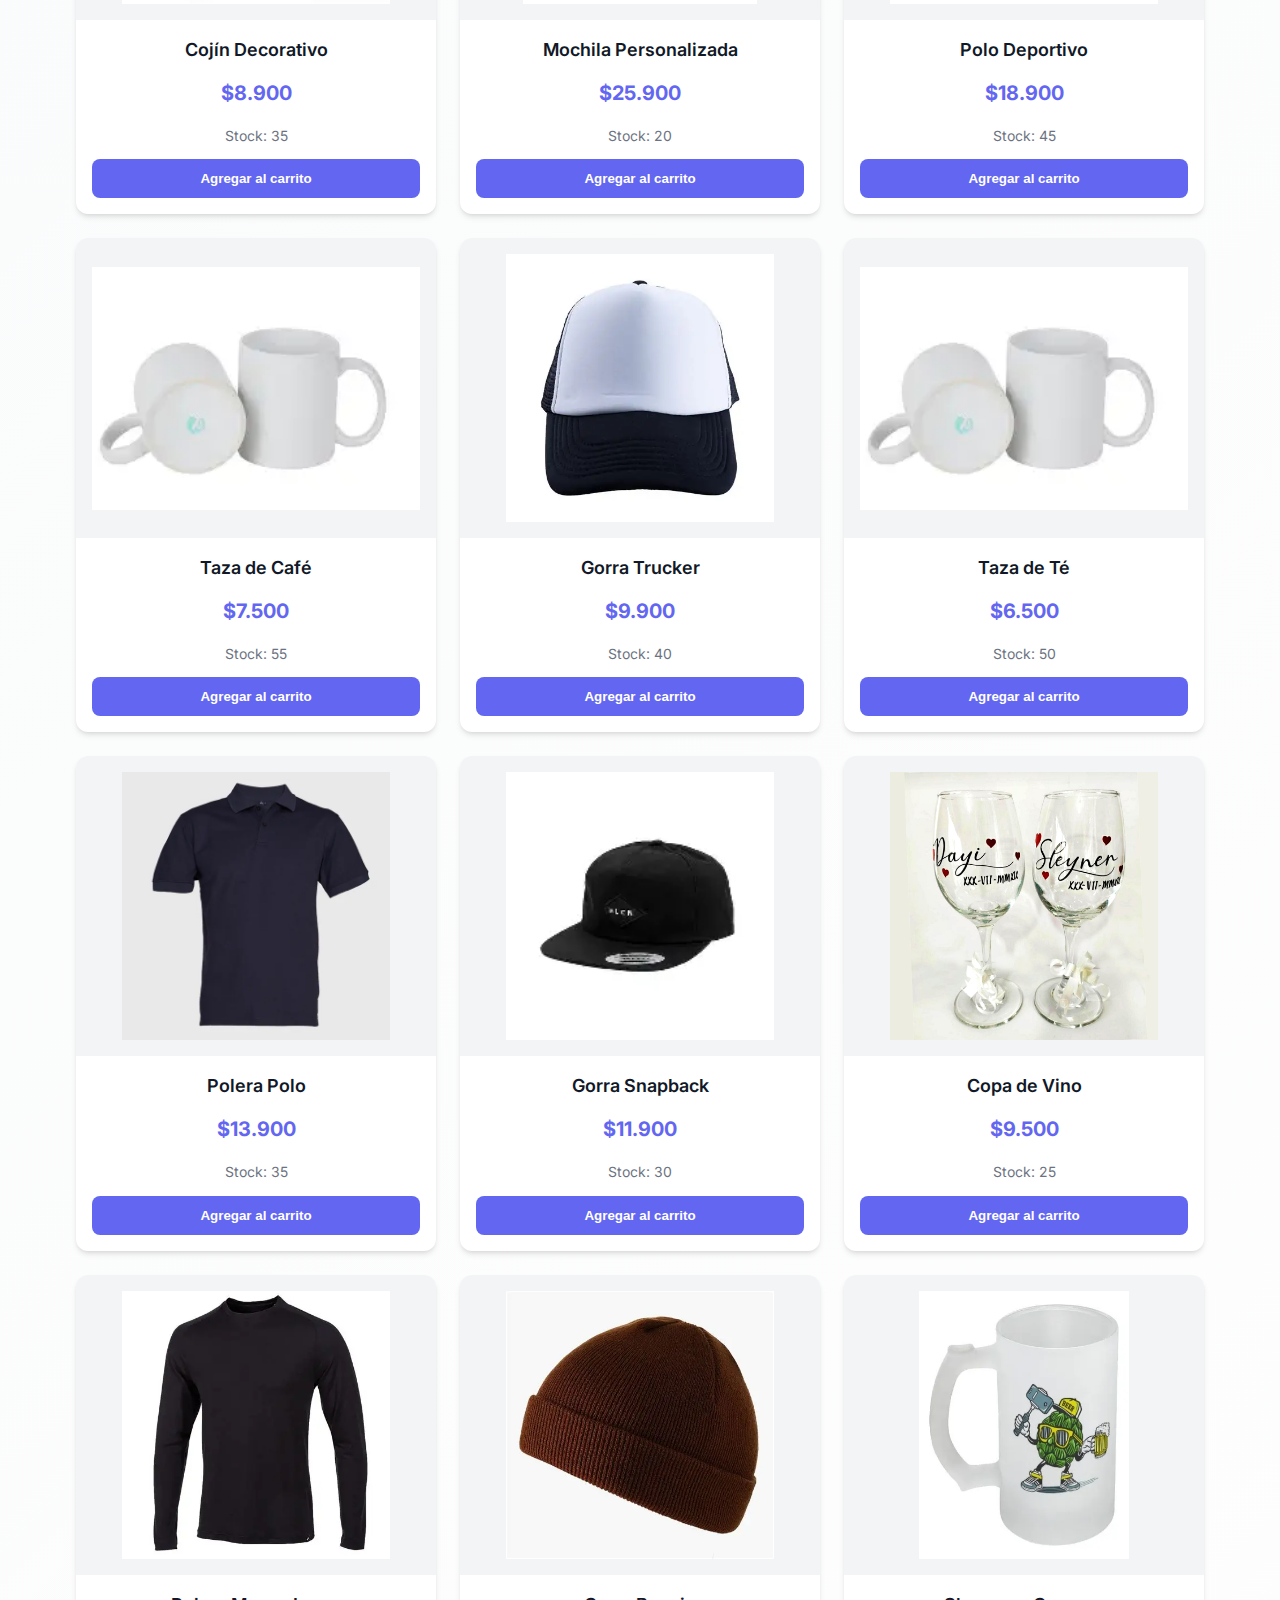
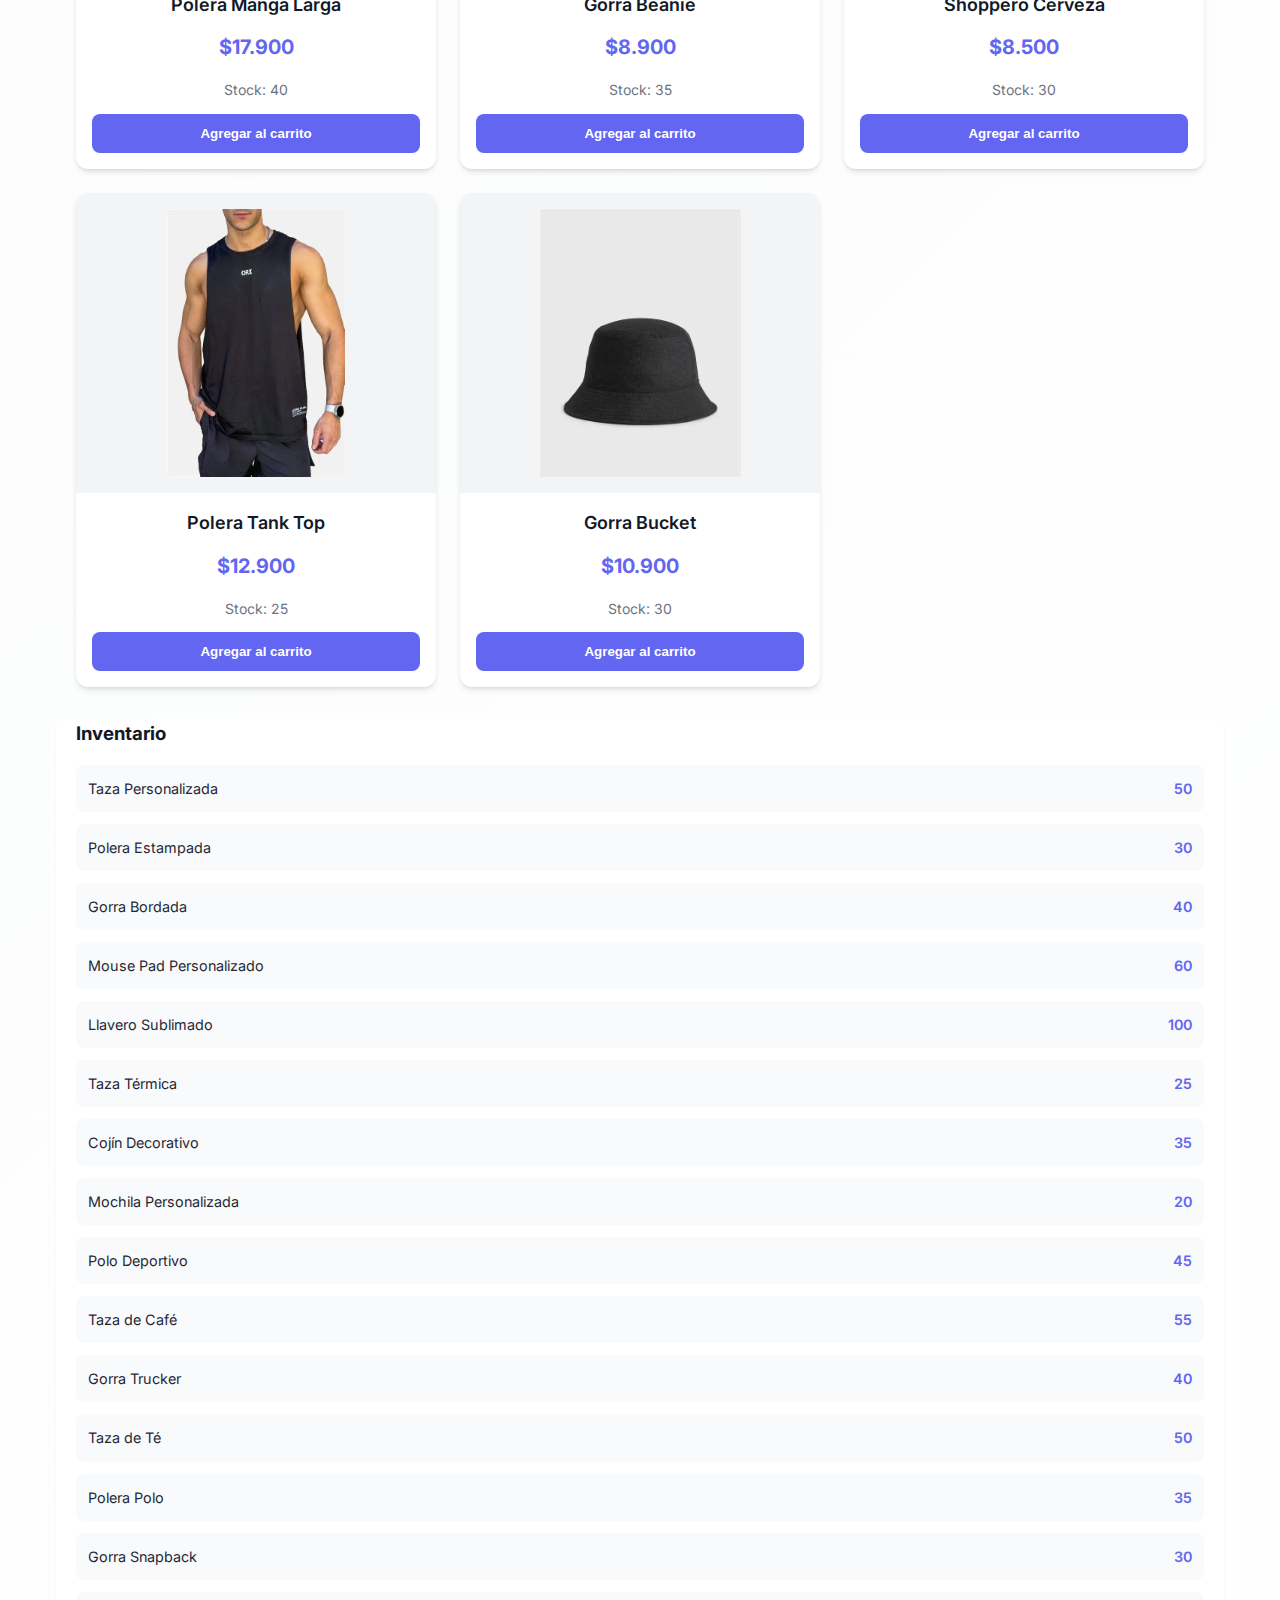
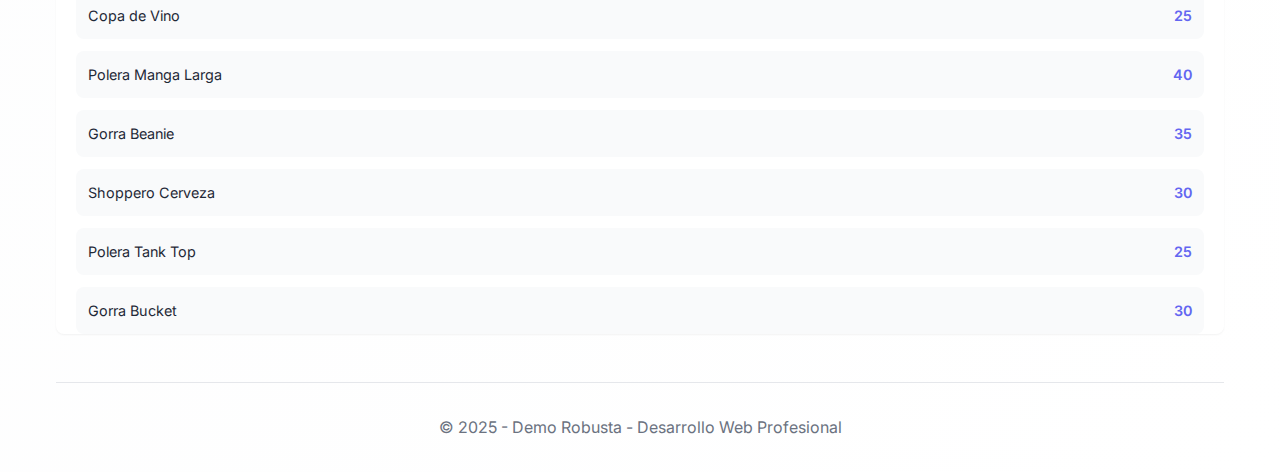
<file: demo-robusta.html>
<!DOCTYPE html>
<html lang="es">
<head>
    <meta charset="UTF-8">
    <meta name="viewport" content="width=device-width, initial-scale=1.0">
    <title>Demo Robusta - Catálogo Avanzado</title>
    <link rel="preconnect" href="https://fonts.googleapis.com">
    <link rel="preconnect" href="https://fonts.gstatic.com" crossorigin>
    <link href="https://fonts.googleapis.com/css2?family=Inter:wght@300;400;500;600;700&display=swap" rel="stylesheet">
    <link rel="stylesheet" href="css/style.css">
</head>
<body>
    <div class="container demo-robusta">
        <header class="header">
            <div class="header-content">
                <div class="logo">
                    <h1>🎨 SublimaciónPro</h1>
                </div>
                <div class="search-bar">
                    <input type="text" placeholder="Buscar productos..." id="search-input">
                    <button type="button">🔍</button>
                </div>
                <nav class="nav-menu">
                    <a href="index.html">Inicio</a>
                    <a href="maqueta-robusta.html">Propuesta</a>
                    <a href="#" class="active">Catálogo</a>
                </nav>
            </div>
        </header>

        <main class="main-content">
            <div class="content-wrapper">
                <div class="products-section">
                    <div class="section-header">
                        <h2>Nuestros Productos</h2>
                        <p>Haz clic en cualquier producto para personalizarlo y agregarlo al carrito</p>
                    </div>
                    
                    <div class="products-grid">
                        <!-- Los productos se cargarán dinámicamente -->
                    </div>
                </div>
            </div>
            
            <div class="inventory-section">
                <!-- El inventario se mostrará aquí -->
            </div>
        </main>

        <footer class="footer">
            <p>&copy; 2025 - Demo Robusta - Desarrollo Web Profesional</p>
        </footer>
    </div>

    <script src="config.js"></script>
    <script src="js/script.js"></script>
</body>
</html>
</file>
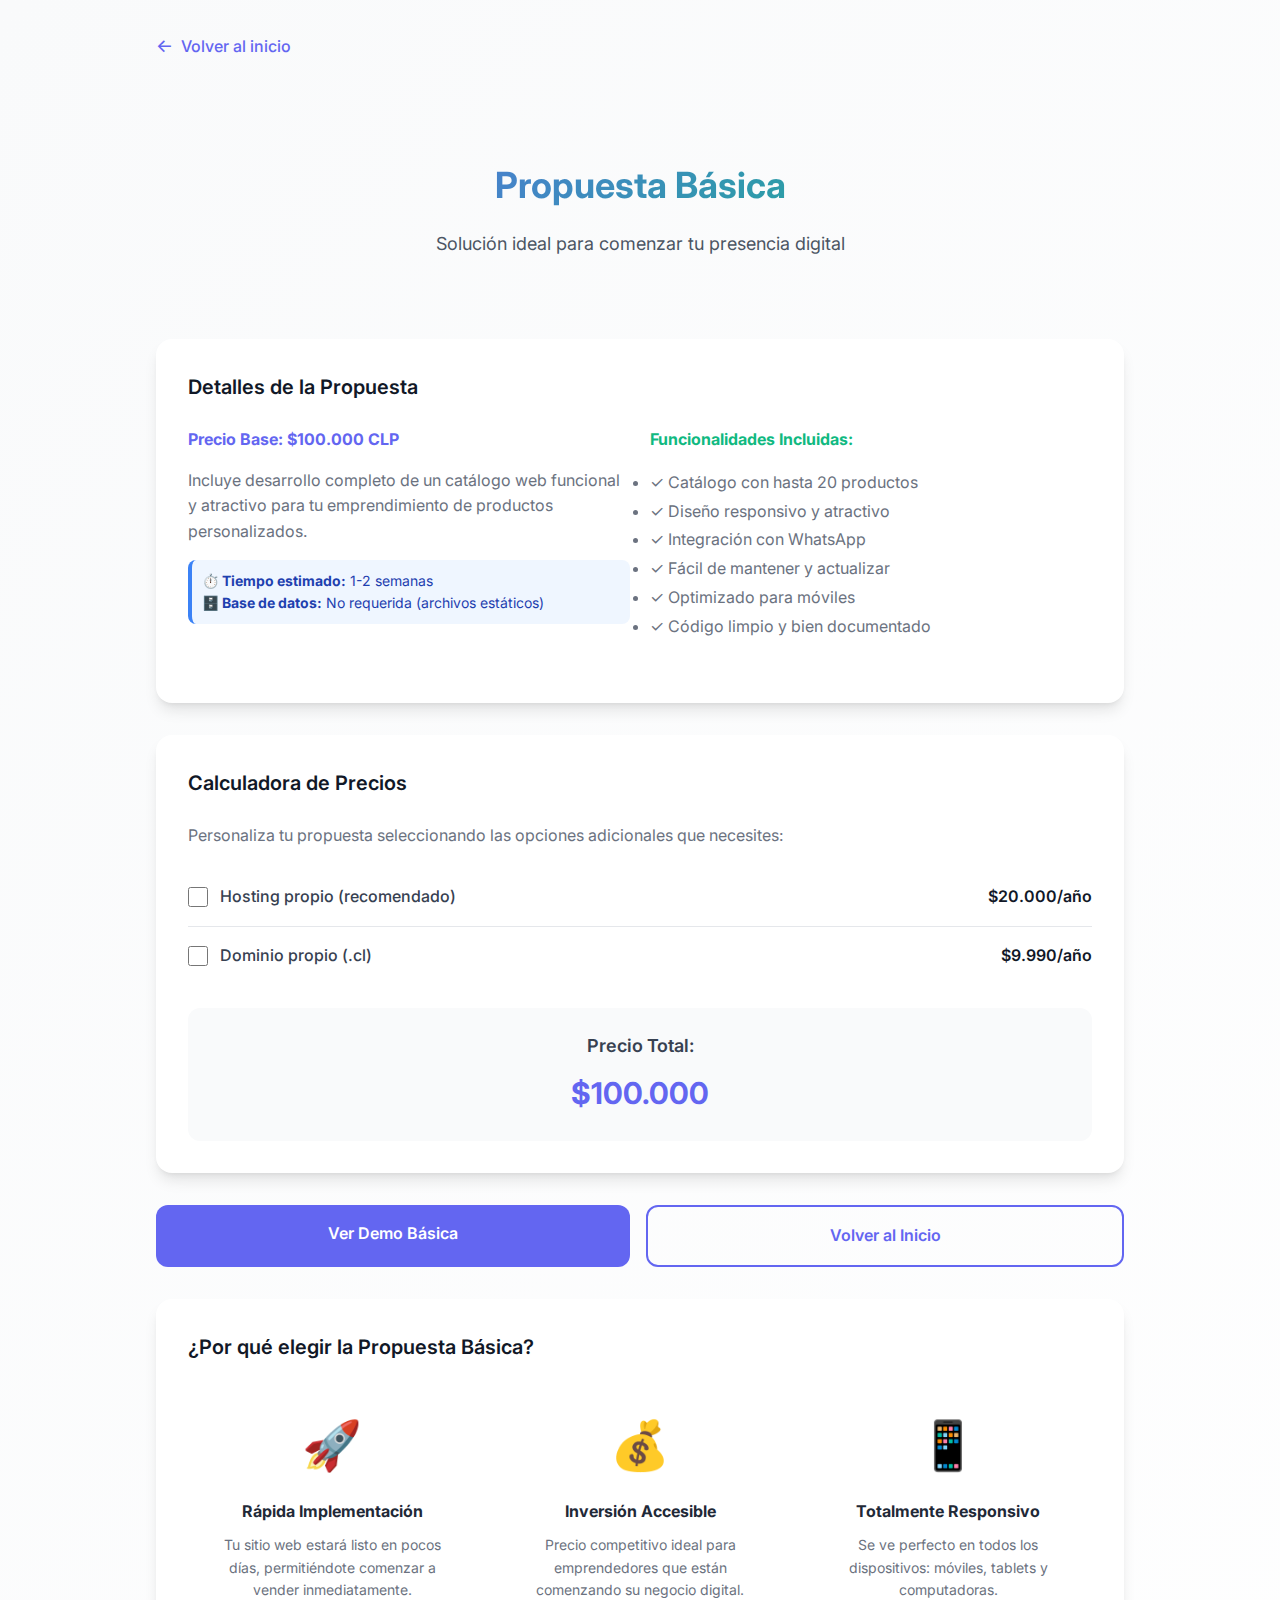
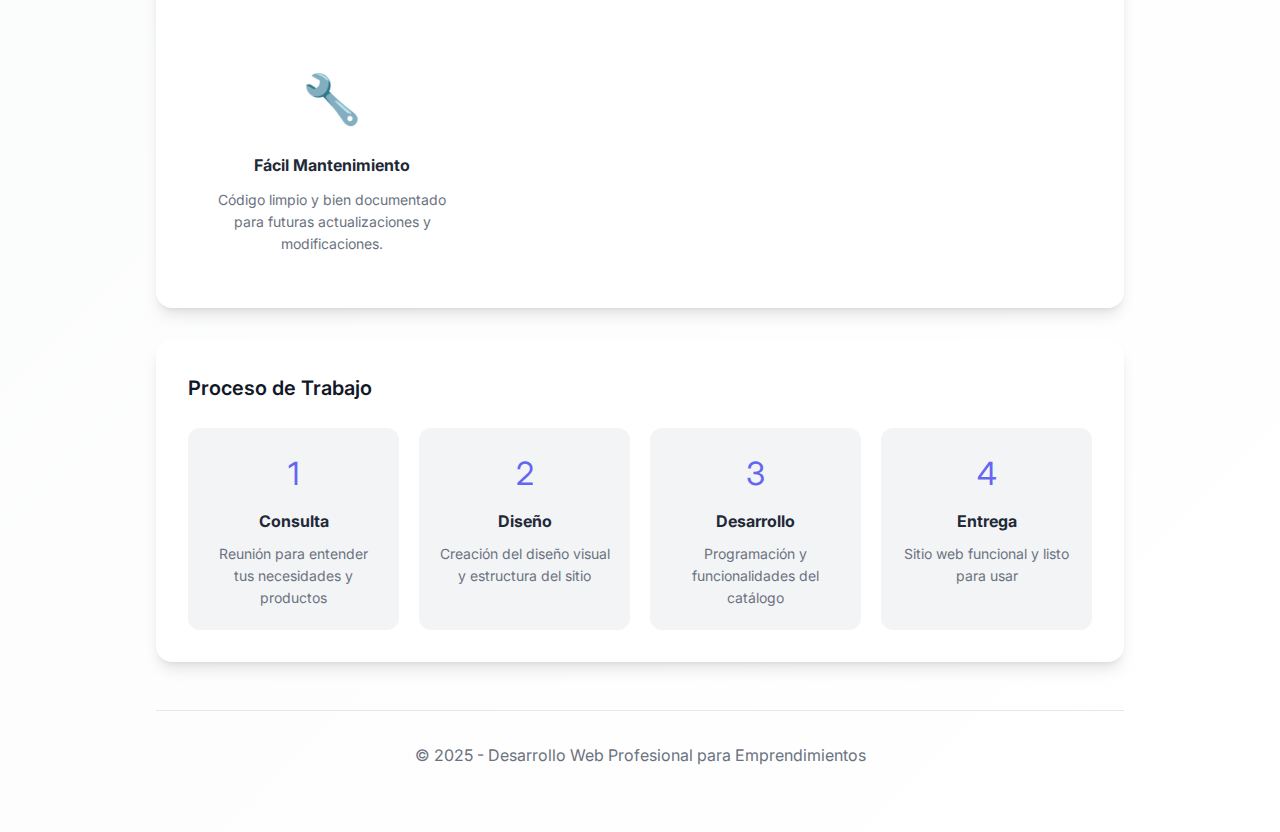
<file: maqueta-basica.html>
<!DOCTYPE html>
<html lang="es">
<head>
    <meta charset="UTF-8">
    <meta name="viewport" content="width=device-width, initial-scale=1.0">
    <title>Propuesta Básica - Desarrollo Web</title>
    <link rel="preconnect" href="https://fonts.googleapis.com">
    <link rel="preconnect" href="https://fonts.gstatic.com" crossorigin>
    <link href="https://fonts.googleapis.com/css2?family=Inter:wght@300;400;500;600;700&display=swap" rel="stylesheet">
    <link rel="stylesheet" href="css/style.css">
</head>
<body>
    <div class="maqueta-container">
        <a href="index.html" class="back-button">Volver al inicio</a>
        
        <header class="header">
            <h1 class="main-title">Propuesta Básica</h1>
            <p class="subtitle">Solución ideal para comenzar tu presencia digital</p>
        </header>

        <main>
            <!-- Información de la propuesta -->
            <div class="calculator">
                <h3>Detalles de la Propuesta</h3>
                <div style="display: grid; grid-template-columns: 1fr 1fr; gap: 20px; margin-bottom: 30px;">
                    <div>
                        <h4 style="color: #6366f1; margin-bottom: 15px;">Precio Base: $100.000 CLP</h4>
                        <p style="color: #6b7280; line-height: 1.6;">
                            Incluye desarrollo completo de un catálogo web funcional y atractivo para tu emprendimiento de productos personalizados.
                        </p>
                        <div style="margin-top: 15px; padding: 10px; background: #eff6ff; border-radius: 8px; border-left: 4px solid #3b82f6;">
                            <p style="margin: 0; color: #1e40af; font-size: 14px;">
                                <strong>⏱️ Tiempo estimado:</strong> 1-2 semanas<br>
                                <strong>🗄️ Base de datos:</strong> No requerida (archivos estáticos)
                            </p>
                        </div>
                    </div>
                    <div>
                        <h4 style="color: #10b981; margin-bottom: 15px;">Funcionalidades Incluidas:</h4>
                        <ul style="color: #6b7280; line-height: 1.8;">
                            <li>✓ Catálogo con hasta 20 productos</li>
                            <li>✓ Diseño responsivo y atractivo</li>
                            <li>✓ Integración con WhatsApp</li>
                            <li>✓ Fácil de mantener y actualizar</li>
                            <li>✓ Optimizado para móviles</li>
                            <li>✓ Código limpio y bien documentado</li>
                        </ul>
                    </div>
                </div>
            </div>

            <!-- Calculadora de precios -->
            <div class="calculator" id="basic-calculator">
                <h3>Calculadora de Precios</h3>
                <p style="color: #6b7280; margin-bottom: 20px;">
                    Personaliza tu propuesta seleccionando las opciones adicionales que necesites:
                </p>
                
                <ul class="options-list">
                    <li class="option-item">
                        <label class="option-label">
                            <input type="checkbox" class="checkbox" data-option="hosting">
                            <span>Hosting propio (recomendado)</span>
                        </label>
                        <span class="option-price">$20.000/año</span>
                    </li>
                    <li class="option-item">
                        <label class="option-label">
                            <input type="checkbox" class="checkbox" data-option="domain">
                            <span>Dominio propio (.cl)</span>
                        </label>
                        <span class="option-price">$9.990/año</span>
                    </li>
                </ul>
                
                <div class="total-section">
                    <div class="total-label">Precio Total:</div>
                    <div class="total-price">$100.000</div>
                </div>
            </div>

            <!-- Botones de acción -->
            <div class="action-buttons">
                <a href="demo-basica.html" class="btn btn-primary">Ver Demo Básica</a>
                <a href="index.html" class="btn btn-outline">Volver al Inicio</a>
            </div>

            <!-- Información adicional -->
            <div class="calculator">
                <h3>¿Por qué elegir la Propuesta Básica?</h3>
                <div style="display: grid; grid-template-columns: repeat(auto-fit, minmax(250px, 1fr)); gap: 20px; margin-top: 20px;">
                    <div style="text-align: center; padding: 20px;">
                        <div style="font-size: 48px; margin-bottom: 15px;">🚀</div>
                        <h4 style="margin-bottom: 10px;">Rápida Implementación</h4>
                        <p style="color: #6b7280; font-size: 14px;">
                            Tu sitio web estará listo en pocos días, permitiéndote comenzar a vender inmediatamente.
                        </p>
                    </div>
                    <div style="text-align: center; padding: 20px;">
                        <div style="font-size: 48px; margin-bottom: 15px;">💰</div>
                        <h4 style="margin-bottom: 10px;">Inversión Accesible</h4>
                        <p style="color: #6b7280; font-size: 14px;">
                            Precio competitivo ideal para emprendedores que están comenzando su negocio digital.
                        </p>
                    </div>
                    <div style="text-align: center; padding: 20px;">
                        <div style="font-size: 48px; margin-bottom: 15px;">📱</div>
                        <h4 style="margin-bottom: 10px;">Totalmente Responsivo</h4>
                        <p style="color: #6b7280; font-size: 14px;">
                            Se ve perfecto en todos los dispositivos: móviles, tablets y computadoras.
                        </p>
                    </div>
                    <div style="text-align: center; padding: 20px;">
                        <div style="font-size: 48px; margin-bottom: 15px;">🔧</div>
                        <h4 style="margin-bottom: 10px;">Fácil Mantenimiento</h4>
                        <p style="color: #6b7280; font-size: 14px;">
                            Código limpio y bien documentado para futuras actualizaciones y modificaciones.
                        </p>
                    </div>
                </div>
            </div>

            <!-- Proceso de trabajo -->
            <div class="calculator">
                <h3>Proceso de Trabajo</h3>
                <div style="display: grid; grid-template-columns: repeat(auto-fit, minmax(200px, 1fr)); gap: 20px; margin-top: 20px;">
                    <div style="text-align: center; padding: 20px; background: #f3f4f6; border-radius: 12px;">
                        <div style="font-size: 32px; margin-bottom: 10px; color: #6366f1;">1</div>
                        <h4 style="margin-bottom: 8px;">Consulta</h4>
                        <p style="color: #6b7280; font-size: 14px;">
                            Reunión para entender tus necesidades y productos
                        </p>
                    </div>
                    <div style="text-align: center; padding: 20px; background: #f3f4f6; border-radius: 12px;">
                        <div style="font-size: 32px; margin-bottom: 10px; color: #6366f1;">2</div>
                        <h4 style="margin-bottom: 8px;">Diseño</h4>
                        <p style="color: #6b7280; font-size: 14px;">
                            Creación del diseño visual y estructura del sitio
                        </p>
                    </div>
                    <div style="text-align: center; padding: 20px; background: #f3f4f6; border-radius: 12px;">
                        <div style="font-size: 32px; margin-bottom: 10px; color: #6366f1;">3</div>
                        <h4 style="margin-bottom: 8px;">Desarrollo</h4>
                        <p style="color: #6b7280; font-size: 14px;">
                            Programación y funcionalidades del catálogo
                        </p>
                    </div>
                    <div style="text-align: center; padding: 20px; background: #f3f4f6; border-radius: 12px;">
                        <div style="font-size: 32px; margin-bottom: 10px; color: #6366f1;">4</div>
                        <h4 style="margin-bottom: 8px;">Entrega</h4>
                        <p style="color: #6b7280; font-size: 14px;">
                            Sitio web funcional y listo para usar
                        </p>
                    </div>
                </div>
            </div>
        </main>

        <footer class="footer">
            <p>&copy; 2025 - Desarrollo Web Profesional para Emprendimientos</p>
        </footer>
    </div>

    <script src="config.js"></script>
    <script src="js/script.js"></script>
</body>
</html>
</file>
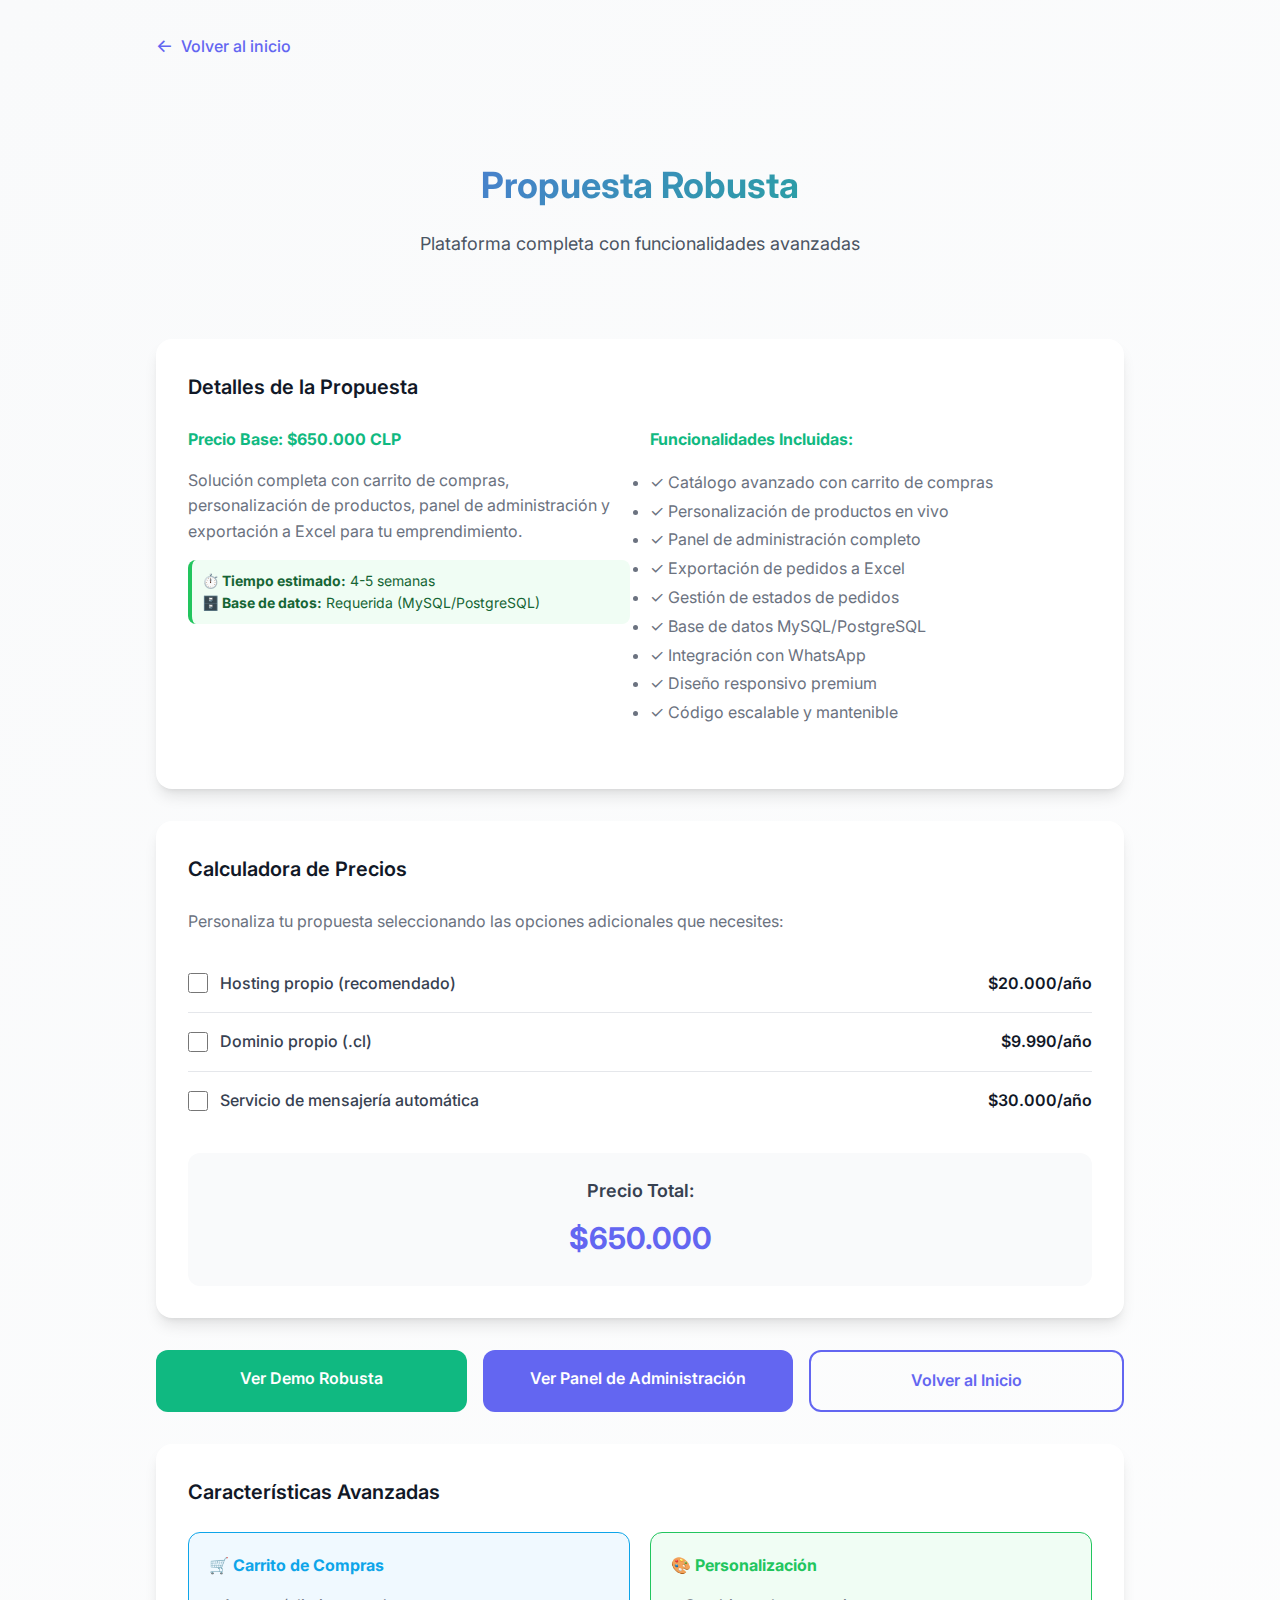
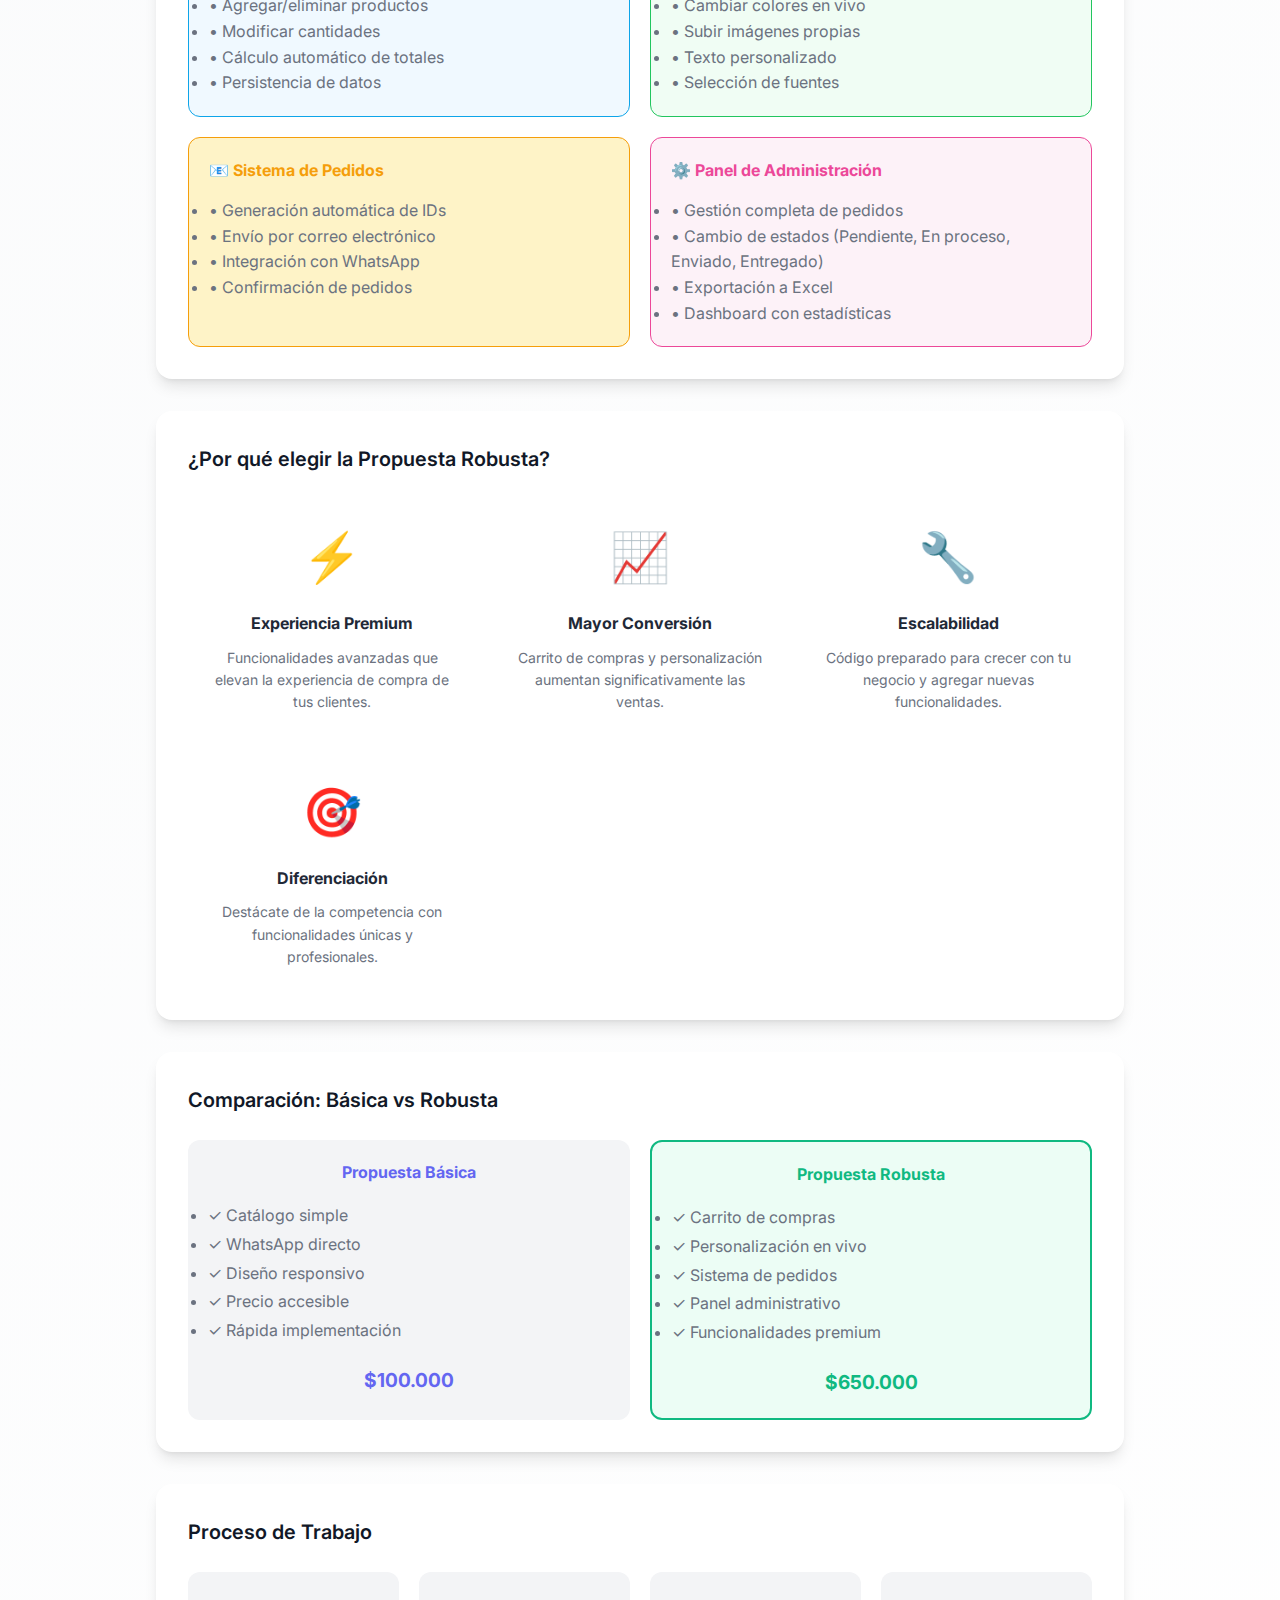
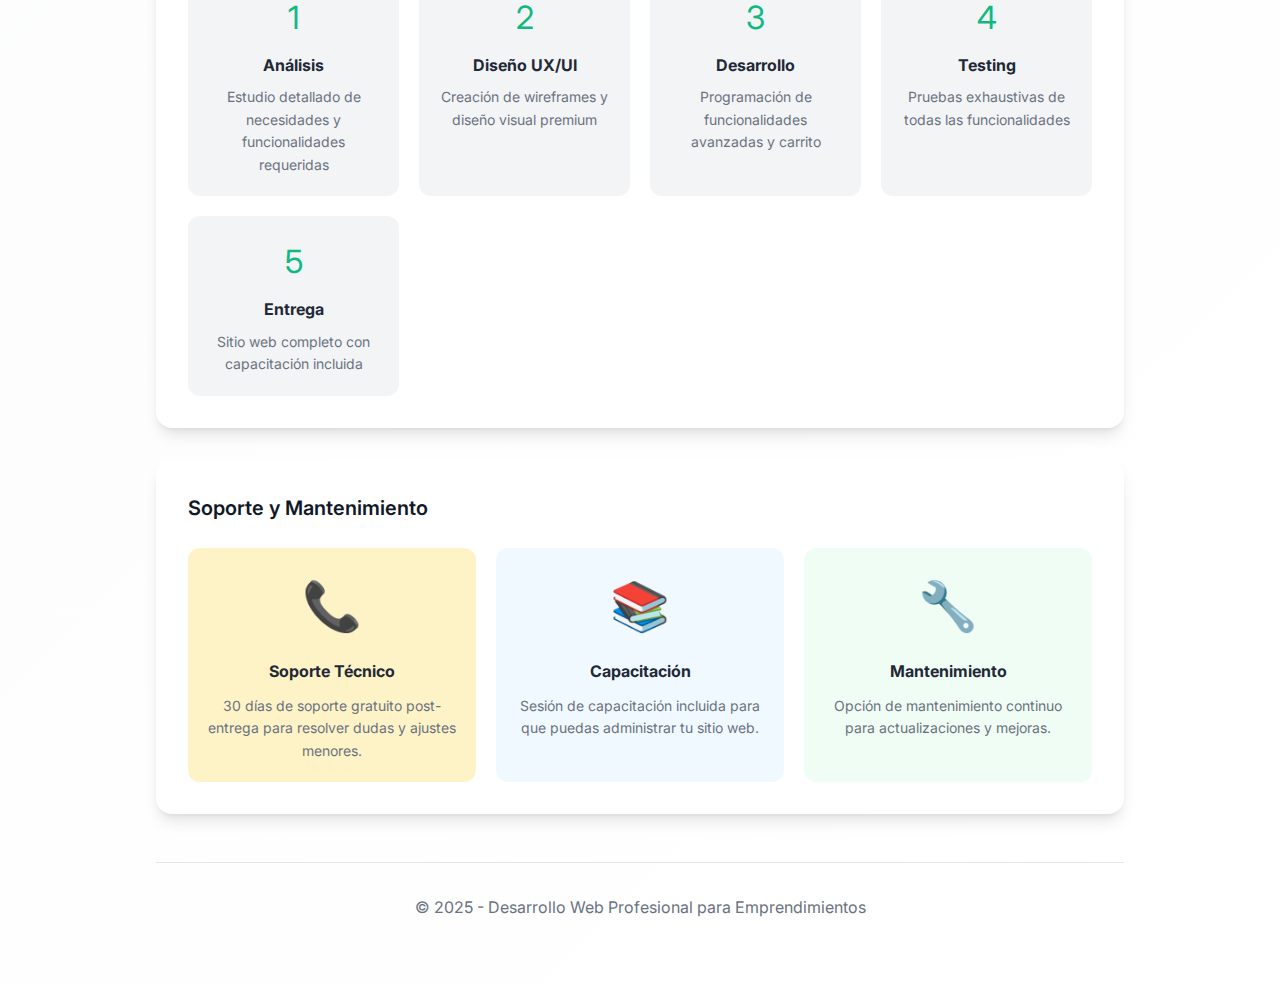
<file: maqueta-robusta.html>
<!DOCTYPE html>
<html lang="es">
<head>
    <meta charset="UTF-8">
    <meta name="viewport" content="width=device-width, initial-scale=1.0">
    <title>Propuesta Robusta - Desarrollo Web</title>
    <link rel="preconnect" href="https://fonts.googleapis.com">
    <link rel="preconnect" href="https://fonts.gstatic.com" crossorigin>
    <link href="https://fonts.googleapis.com/css2?family=Inter:wght@300;400;500;600;700&display=swap" rel="stylesheet">
    <link rel="stylesheet" href="css/style.css">
</head>
<body>
    <div class="maqueta-container">
        <a href="index.html" class="back-button">Volver al inicio</a>
        
        <header class="header">
            <h1 class="main-title">Propuesta Robusta</h1>
            <p class="subtitle">Plataforma completa con funcionalidades avanzadas</p>
        </header>

        <main>
            <!-- Información de la propuesta -->
            <div class="calculator">
                <h3>Detalles de la Propuesta</h3>
                <div style="display: grid; grid-template-columns: 1fr 1fr; gap: 20px; margin-bottom: 30px;">
                    <div>
                        <h4 style="color: #10b981; margin-bottom: 15px;">Precio Base: $650.000 CLP</h4>
                        <p style="color: #6b7280; line-height: 1.6;">
                            Solución completa con carrito de compras, personalización de productos, panel de administración y exportación a Excel para tu emprendimiento.
                        </p>
                        <div style="margin-top: 15px; padding: 10px; background: #f0fdf4; border-radius: 8px; border-left: 4px solid #22c55e;">
                            <p style="margin: 0; color: #166534; font-size: 14px;">
                                <strong>⏱️ Tiempo estimado:</strong> 4-5 semanas<br>
                                <strong>🗄️ Base de datos:</strong> Requerida (MySQL/PostgreSQL)
                            </p>
                        </div>
                    </div>
                    <div>
                        <h4 style="color: #10b981; margin-bottom: 15px;">Funcionalidades Incluidas:</h4>
                        <ul style="color: #6b7280; line-height: 1.8;">
                            <li>✓ Catálogo avanzado con carrito de compras</li>
                            <li>✓ Personalización de productos en vivo</li>
                            <li>✓ Panel de administración completo</li>
                            <li>✓ Exportación de pedidos a Excel</li>
                            <li>✓ Gestión de estados de pedidos</li>
                            <li>✓ Base de datos MySQL/PostgreSQL</li>
                            <li>✓ Integración con WhatsApp</li>
                            <li>✓ Diseño responsivo premium</li>
                            <li>✓ Código escalable y mantenible</li>
                        </ul>
                    </div>
                </div>
            </div>

            <!-- Calculadora de precios -->
            <div class="calculator" id="robust-calculator">
                <h3>Calculadora de Precios</h3>
                <p style="color: #6b7280; margin-bottom: 20px;">
                    Personaliza tu propuesta seleccionando las opciones adicionales que necesites:
                </p>
                
                <ul class="options-list">
                    <li class="option-item">
                        <label class="option-label">
                            <input type="checkbox" class="checkbox" data-option="hosting">
                            <span>Hosting propio (recomendado)</span>
                        </label>
                        <span class="option-price">$20.000/año</span>
                    </li>
                    <li class="option-item">
                        <label class="option-label">
                            <input type="checkbox" class="checkbox" data-option="domain">
                            <span>Dominio propio (.cl)</span>
                        </label>
                        <span class="option-price">$9.990/año</span>
                    </li>
                    <li class="option-item">
                        <label class="option-label">
                            <input type="checkbox" class="checkbox" data-option="messaging">
                            <span>Servicio de mensajería automática</span>
                        </label>
                        <span class="option-price">$30.000/año</span>
                    </li>
                </ul>
                
                <div class="total-section">
                    <div class="total-label">Precio Total:</div>
                    <div class="total-price">$650.000</div>
                </div>
            </div>

            <!-- Botones de acción -->
            <div class="action-buttons">
                <a href="demo-robusta.html" class="btn btn-secondary">Ver Demo Robusta</a>
                <a href="admin-panel-demo.html" class="btn btn-primary">Ver Panel de Administración</a>
                <a href="index.html" class="btn btn-outline">Volver al Inicio</a>
            </div>

            <!-- Características avanzadas -->
            <div class="calculator">
                <h3>Características Avanzadas</h3>
                <div style="display: grid; grid-template-columns: repeat(auto-fit, minmax(300px, 1fr)); gap: 20px; margin-top: 20px;">
                    <div style="background: #f0f9ff; border: 1px solid #0ea5e9; border-radius: 12px; padding: 20px;">
                        <h4 style="color: #0ea5e9; margin-bottom: 15px;">🛒 Carrito de Compras</h4>
                        <ul style="color: #6b7280; line-height: 1.6;">
                            <li>• Agregar/eliminar productos</li>
                            <li>• Modificar cantidades</li>
                            <li>• Cálculo automático de totales</li>
                            <li>• Persistencia de datos</li>
                        </ul>
                    </div>
                    <div style="background: #f0fdf4; border: 1px solid #22c55e; border-radius: 12px; padding: 20px;">
                        <h4 style="color: #22c55e; margin-bottom: 15px;">🎨 Personalización</h4>
                        <ul style="color: #6b7280; line-height: 1.6;">
                            <li>• Cambiar colores en vivo</li>
                            <li>• Subir imágenes propias</li>
                            <li>• Texto personalizado</li>
                            <li>• Selección de fuentes</li>
                        </ul>
                    </div>
                    <div style="background: #fef3c7; border: 1px solid #f59e0b; border-radius: 12px; padding: 20px;">
                        <h4 style="color: #f59e0b; margin-bottom: 15px;">📧 Sistema de Pedidos</h4>
                        <ul style="color: #6b7280; line-height: 1.6;">
                            <li>• Generación automática de IDs</li>
                            <li>• Envío por correo electrónico</li>
                            <li>• Integración con WhatsApp</li>
                            <li>• Confirmación de pedidos</li>
                        </ul>
                    </div>
                    <div style="background: #fdf2f8; border: 1px solid #ec4899; border-radius: 12px; padding: 20px;">
                        <h4 style="color: #ec4899; margin-bottom: 15px;">⚙️ Panel de Administración</h4>
                        <ul style="color: #6b7280; line-height: 1.6;">
                            <li>• Gestión completa de pedidos</li>
                            <li>• Cambio de estados (Pendiente, En proceso, Enviado, Entregado)</li>
                            <li>• Exportación a Excel</li>
                            <li>• Dashboard con estadísticas</li>
                        </ul>
                    </div>
                </div>
            </div>

            <!-- Ventajas de la propuesta robusta -->
            <div class="calculator">
                <h3>¿Por qué elegir la Propuesta Robusta?</h3>
                <div style="display: grid; grid-template-columns: repeat(auto-fit, minmax(250px, 1fr)); gap: 20px; margin-top: 20px;">
                    <div style="text-align: center; padding: 20px;">
                        <div style="font-size: 48px; margin-bottom: 15px;">⚡</div>
                        <h4 style="margin-bottom: 10px;">Experiencia Premium</h4>
                        <p style="color: #6b7280; font-size: 14px;">
                            Funcionalidades avanzadas que elevan la experiencia de compra de tus clientes.
                        </p>
                    </div>
                    <div style="text-align: center; padding: 20px;">
                        <div style="font-size: 48px; margin-bottom: 15px;">📈</div>
                        <h4 style="margin-bottom: 10px;">Mayor Conversión</h4>
                        <p style="color: #6b7280; font-size: 14px;">
                            Carrito de compras y personalización aumentan significativamente las ventas.
                        </p>
                    </div>
                    <div style="text-align: center; padding: 20px;">
                        <div style="font-size: 48px; margin-bottom: 15px;">🔧</div>
                        <h4 style="margin-bottom: 10px;">Escalabilidad</h4>
                        <p style="color: #6b7280; font-size: 14px;">
                            Código preparado para crecer con tu negocio y agregar nuevas funcionalidades.
                        </p>
                    </div>
                    <div style="text-align: center; padding: 20px;">
                        <div style="font-size: 48px; margin-bottom: 15px;">🎯</div>
                        <h4 style="margin-bottom: 10px;">Diferenciación</h4>
                        <p style="color: #6b7280; font-size: 14px;">
                            Destácate de la competencia con funcionalidades únicas y profesionales.
                        </p>
                    </div>
                </div>
            </div>

            <!-- Comparación con la propuesta básica -->
            <div class="calculator">
                <h3>Comparación: Básica vs Robusta</h3>
                <div style="display: grid; grid-template-columns: 1fr 1fr; gap: 20px; margin-top: 20px;">
                    <div style="background: #f3f4f6; border-radius: 12px; padding: 20px;">
                        <h4 style="color: #6366f1; margin-bottom: 15px; text-align: center;">Propuesta Básica</h4>
                        <ul style="color: #6b7280; line-height: 1.8;">
                            <li>✓ Catálogo simple</li>
                            <li>✓ WhatsApp directo</li>
                            <li>✓ Diseño responsivo</li>
                            <li>✓ Precio accesible</li>
                            <li>✓ Rápida implementación</li>
                        </ul>
                                                 <div style="text-align: center; margin-top: 20px;">
                             <strong style="color: #6366f1; font-size: 1.2em;">$100.000</strong>
                         </div>
                    </div>
                    <div style="background: #ecfdf5; border: 2px solid #10b981; border-radius: 12px; padding: 20px;">
                        <h4 style="color: #10b981; margin-bottom: 15px; text-align: center;">Propuesta Robusta</h4>
                        <ul style="color: #6b7280; line-height: 1.8;">
                            <li>✓ Carrito de compras</li>
                            <li>✓ Personalización en vivo</li>
                            <li>✓ Sistema de pedidos</li>
                            <li>✓ Panel administrativo</li>
                            <li>✓ Funcionalidades premium</li>
                        </ul>
                        <div style="text-align: center; margin-top: 20px;">
                            <strong style="color: #10b981; font-size: 1.2em;">$650.000</strong>
                        </div>
                    </div>
                </div>
            </div>

            <!-- Proceso de trabajo -->
            <div class="calculator">
                <h3>Proceso de Trabajo</h3>
                <div style="display: grid; grid-template-columns: repeat(auto-fit, minmax(200px, 1fr)); gap: 20px; margin-top: 20px;">
                    <div style="text-align: center; padding: 20px; background: #f3f4f6; border-radius: 12px;">
                        <div style="font-size: 32px; margin-bottom: 10px; color: #10b981;">1</div>
                        <h4 style="margin-bottom: 8px;">Análisis</h4>
                        <p style="color: #6b7280; font-size: 14px;">
                            Estudio detallado de necesidades y funcionalidades requeridas
                        </p>
                    </div>
                    <div style="text-align: center; padding: 20px; background: #f3f4f6; border-radius: 12px;">
                        <div style="font-size: 32px; margin-bottom: 10px; color: #10b981;">2</div>
                        <h4 style="margin-bottom: 8px;">Diseño UX/UI</h4>
                        <p style="color: #6b7280; font-size: 14px;">
                            Creación de wireframes y diseño visual premium
                        </p>
                    </div>
                    <div style="text-align: center; padding: 20px; background: #f3f4f6; border-radius: 12px;">
                        <div style="font-size: 32px; margin-bottom: 10px; color: #10b981;">3</div>
                        <h4 style="margin-bottom: 8px;">Desarrollo</h4>
                        <p style="color: #6b7280; font-size: 14px;">
                            Programación de funcionalidades avanzadas y carrito
                        </p>
                    </div>
                    <div style="text-align: center; padding: 20px; background: #f3f4f6; border-radius: 12px;">
                        <div style="font-size: 32px; margin-bottom: 10px; color: #10b981;">4</div>
                        <h4 style="margin-bottom: 8px;">Testing</h4>
                        <p style="color: #6b7280; font-size: 14px;">
                            Pruebas exhaustivas de todas las funcionalidades
                        </p>
                    </div>
                    <div style="text-align: center; padding: 20px; background: #f3f4f6; border-radius: 12px;">
                        <div style="font-size: 32px; margin-bottom: 10px; color: #10b981;">5</div>
                        <h4 style="margin-bottom: 8px;">Entrega</h4>
                        <p style="color: #6b7280; font-size: 14px;">
                            Sitio web completo con capacitación incluida
                        </p>
                    </div>
                </div>
            </div>

            <!-- Soporte y mantenimiento -->
            <div class="calculator">
                <h3>Soporte y Mantenimiento</h3>
                <div style="display: grid; grid-template-columns: repeat(auto-fit, minmax(250px, 1fr)); gap: 20px; margin-top: 20px;">
                    <div style="text-align: center; padding: 20px; background: #fef3c7; border-radius: 12px;">
                        <div style="font-size: 48px; margin-bottom: 15px;">📞</div>
                        <h4 style="margin-bottom: 10px;">Soporte Técnico</h4>
                        <p style="color: #6b7280; font-size: 14px;">
                            30 días de soporte gratuito post-entrega para resolver dudas y ajustes menores.
                        </p>
                    </div>
                    <div style="text-align: center; padding: 20px; background: #f0f9ff; border-radius: 12px;">
                        <div style="font-size: 48px; margin-bottom: 15px;">📚</div>
                        <h4 style="margin-bottom: 10px;">Capacitación</h4>
                        <p style="color: #6b7280; font-size: 14px;">
                            Sesión de capacitación incluida para que puedas administrar tu sitio web.
                        </p>
                    </div>
                    <div style="text-align: center; padding: 20px; background: #f0fdf4; border-radius: 12px;">
                        <div style="font-size: 48px; margin-bottom: 15px;">🔧</div>
                        <h4 style="margin-bottom: 10px;">Mantenimiento</h4>
                        <p style="color: #6b7280; font-size: 14px;">
                            Opción de mantenimiento continuo para actualizaciones y mejoras.
                        </p>
                    </div>
                </div>
            </div>
        </main>

        <footer class="footer">
            <p>&copy; 2025 - Desarrollo Web Profesional para Emprendimientos</p>
        </footer>
    </div>

    <script src="config.js"></script>
    <script src="js/script.js"></script>
</body>
</html>
</file>
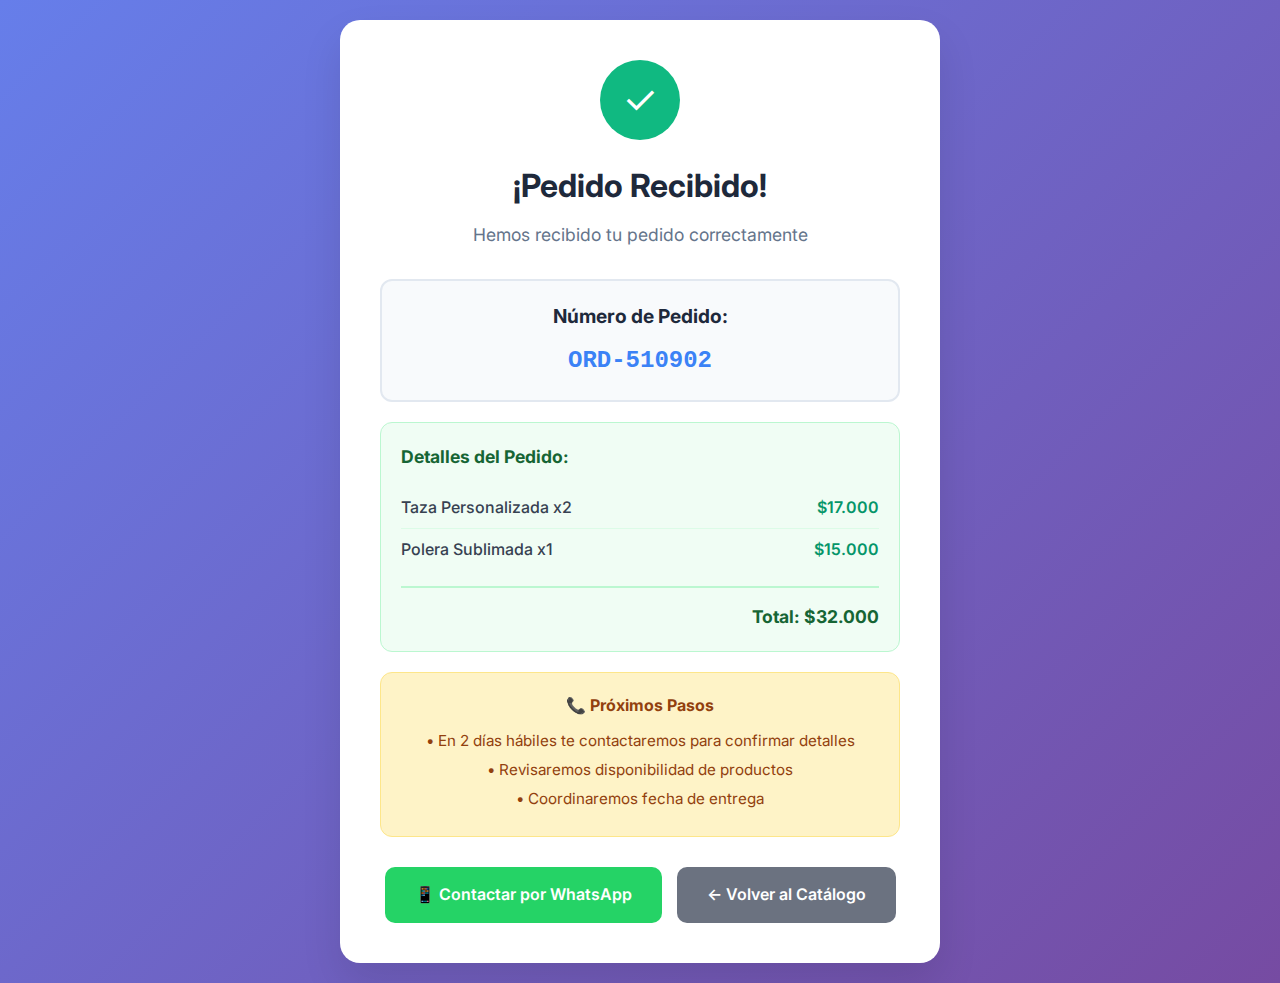
<file: order-confirmation.html>
<!DOCTYPE html>
<html lang="es">
<head>
    <meta charset="UTF-8">
    <meta name="viewport" content="width=device-width, initial-scale=1.0">
    <title>Confirmación de Pedido - SublimaciónPro</title>
    <link rel="preconnect" href="https://fonts.googleapis.com">
    <link rel="preconnect" href="https://fonts.gstatic.com" crossorigin>
    <link href="https://fonts.googleapis.com/css2?family=Inter:wght@300;400;500;600;700&display=swap" rel="stylesheet">
    <link rel="stylesheet" href="css/style.css">
    <style>
        .confirmation-container {
            min-height: 100vh;
            background: linear-gradient(135deg, #667eea 0%, #764ba2 100%);
            display: flex;
            align-items: center;
            justify-content: center;
            padding: 20px;
        }

        .confirmation-card {
            background: white;
            border-radius: 20px;
            box-shadow: 0 20px 40px rgba(0,0,0,0.1);
            padding: 40px;
            max-width: 600px;
            width: 100%;
            text-align: center;
        }

        .success-icon {
            width: 80px;
            height: 80px;
            background: #10b981;
            border-radius: 50%;
            display: flex;
            align-items: center;
            justify-content: center;
            margin: 0 auto 20px;
            font-size: 40px;
            color: white;
        }

        .confirmation-title {
            color: #1e293b;
            font-size: 2rem;
            font-weight: 700;
            margin-bottom: 10px;
        }

        .confirmation-subtitle {
            color: #64748b;
            font-size: 1.1rem;
            margin-bottom: 30px;
        }

        .order-number {
            background: #f8fafc;
            border: 2px solid #e2e8f0;
            border-radius: 12px;
            padding: 20px;
            margin: 20px 0;
        }

        .order-number h3 {
            color: #1e293b;
            margin: 0 0 10px 0;
            font-size: 1.2rem;
        }

        .order-number .number {
            color: #3b82f6;
            font-size: 1.5rem;
            font-weight: 700;
            font-family: 'Courier New', monospace;
        }

        .order-details {
            background: #f0fdf4;
            border: 1px solid #bbf7d0;
            border-radius: 12px;
            padding: 20px;
            margin: 20px 0;
            text-align: left;
        }

        .order-details h4 {
            color: #166534;
            margin: 0 0 15px 0;
            font-size: 1.1rem;
        }

        .order-item {
            display: flex;
            justify-content: space-between;
            padding: 8px 0;
            border-bottom: 1px solid #dcfce7;
        }

        .order-item:last-child {
            border-bottom: none;
        }

        .order-item .name {
            color: #374151;
            font-weight: 500;
        }

        .order-item .price {
            color: #059669;
            font-weight: 600;
        }

        .order-total {
            margin-top: 15px;
            padding-top: 15px;
            border-top: 2px solid #bbf7d0;
            font-weight: 700;
            font-size: 1.1rem;
            color: #166534;
        }

        .contact-info {
            background: #fef3c7;
            border: 1px solid #fde68a;
            border-radius: 12px;
            padding: 20px;
            margin: 20px 0;
        }

        .contact-info h4 {
            color: #92400e;
            margin: 0 0 10px 0;
        }

        .contact-info p {
            color: #92400e;
            margin: 5px 0;
            font-size: 0.95rem;
        }

        .action-buttons {
            display: flex;
            gap: 15px;
            justify-content: center;
            margin-top: 30px;
            flex-wrap: wrap;
        }

        .btn-whatsapp {
            background: #25d366;
            color: white;
            border: none;
            padding: 15px 30px;
            border-radius: 10px;
            font-size: 1rem;
            font-weight: 600;
            cursor: pointer;
            text-decoration: none;
            display: inline-flex;
            align-items: center;
            gap: 8px;
            transition: all 0.3s ease;
        }

        .btn-whatsapp:hover {
            background: #128c7e;
            transform: translateY(-2px);
        }

        .btn-back {
            background: #6b7280;
            color: white;
            border: none;
            padding: 15px 30px;
            border-radius: 10px;
            font-size: 1rem;
            font-weight: 600;
            cursor: pointer;
            text-decoration: none;
            display: inline-flex;
            align-items: center;
            gap: 8px;
            transition: all 0.3s ease;
        }

        .btn-back:hover {
            background: #4b5563;
            transform: translateY(-2px);
        }

        @media (max-width: 768px) {
            .confirmation-card {
                padding: 30px 20px;
            }

            .action-buttons {
                flex-direction: column;
            }

            .btn-whatsapp,
            .btn-back {
                width: 100%;
                justify-content: center;
            }
        }
    </style>
</head>
<body>
    <div class="confirmation-container">
        <div class="confirmation-card">
            <div class="success-icon">✓</div>
            
            <h1 class="confirmation-title">¡Pedido Recibido!</h1>
            <p class="confirmation-subtitle">Hemos recibido tu pedido correctamente</p>
            
            <div class="order-number">
                <h3>Número de Pedido:</h3>
                <div class="number" id="order-number">ORD-123456</div>
            </div>
            
            <div class="order-details">
                <h4>Detalles del Pedido:</h4>
                <div id="order-items">
                    <!-- Los items se cargarán dinámicamente -->
                </div>
                <div class="order-total" id="order-total">
                    Total: $0
                </div>
            </div>
            
            <div class="contact-info">
                <h4>📞 Próximos Pasos</h4>
                <p>• En 2 días hábiles te contactaremos para confirmar detalles</p>
                <p>• Revisaremos disponibilidad de productos</p>
                <p>• Coordinaremos fecha de entrega</p>
            </div>
            
            <div class="action-buttons">
                <a href="#" class="btn-whatsapp" id="whatsapp-btn">
                    📱 Contactar por WhatsApp
                </a>
                <a href="demo-robusta.html" class="btn-back">
                    ← Volver al Catálogo
                </a>
            </div>
        </div>
    </div>

    <script>
        // Obtener datos del pedido desde localStorage o URL params
        function getOrderData() {
            // Intentar obtener desde localStorage
            const orderData = localStorage.getItem('lastOrder');
            if (orderData) {
                return JSON.parse(orderData);
            }
            
            // Si no hay datos, usar datos de ejemplo
            return {
                orderId: 'ORD-' + Date.now().toString().slice(-6),
                items: [
                    { name: 'Taza Personalizada', quantity: 2, price: 8500 },
                    { name: 'Polera Sublimada', quantity: 1, price: 15000 }
                ],
                total: 32000,
                customizations: {
                    text: 'Texto personalizado',
                    color: '#ff6b6b',
                    font: 'Georgia'
                }
            };
        }

        function displayOrder() {
            const orderData = getOrderData();
            
            // Mostrar número de pedido
            document.getElementById('order-number').textContent = orderData.orderId;
            
            // Mostrar items del pedido
            const orderItemsContainer = document.getElementById('order-items');
            orderItemsContainer.innerHTML = orderData.items.map(item => `
                <div class="order-item">
                    <span class="name">${item.name} x${item.quantity}</span>
                    <span class="price">$${(item.price * item.quantity).toLocaleString('es-CL')}</span>
                </div>
            `).join('');
            
            // Mostrar total
            document.getElementById('order-total').textContent = `Total: $${orderData.total.toLocaleString('es-CL')}`;
            
            // Configurar botón de WhatsApp
            const whatsappBtn = document.getElementById('whatsapp-btn');
            const message = `Hola, mi número de pedido es ${orderData.orderId}. ¿Podrían confirmarme la disponibilidad y el tiempo de entrega?`;
            const whatsappUrl = `https://wa.me/+56955368332?text=${encodeURIComponent(message)}`;
            whatsappBtn.href = whatsappUrl;
        }

        // Inicializar página
        displayOrder();
    </script>
</body>
</html>
</file>
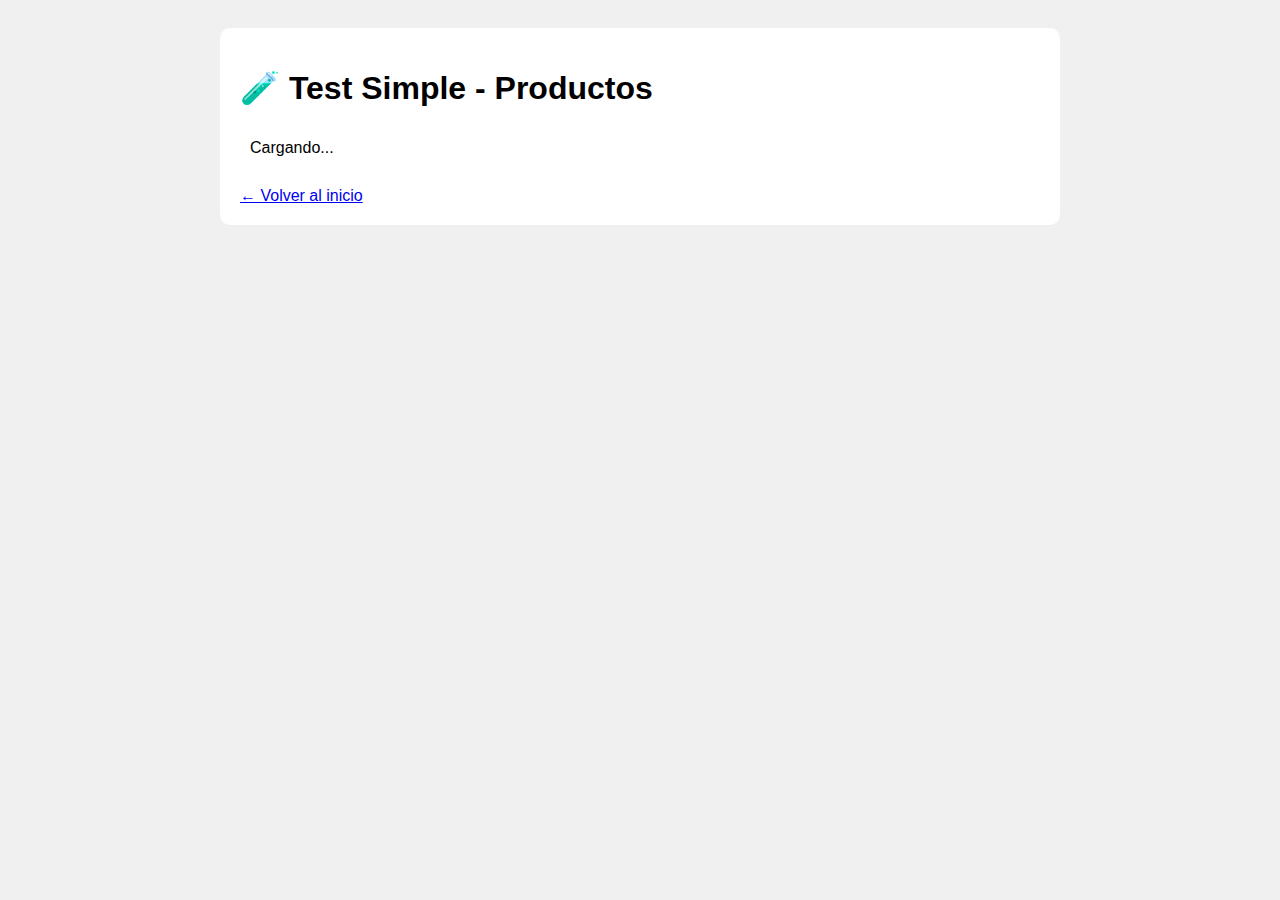
<file: simple-test.html>
<!DOCTYPE html>
<html lang="es">
<head>
    <meta charset="UTF-8">
    <meta name="viewport" content="width=device-width, initial-scale=1.0">
    <title>Test Simple - Productos</title>
    <style>
        body {
            font-family: Arial, sans-serif;
            padding: 20px;
            background: #f0f0f0;
        }
        .container {
            max-width: 800px;
            margin: 0 auto;
            background: white;
            padding: 20px;
            border-radius: 10px;
        }
        .product {
            border: 1px solid #ddd;
            padding: 15px;
            margin: 10px 0;
            border-radius: 5px;
        }
        .status {
            padding: 10px;
            margin: 10px 0;
            border-radius: 5px;
        }
        .success { background: #d4edda; color: #155724; }
        .error { background: #f8d7da; color: #721c24; }
    </style>
</head>
<body>
    <div class="container">
        <h1>🧪 Test Simple - Productos</h1>
        
        <div id="status" class="status">Cargando...</div>
        
        <div id="products"></div>
        
        <div style="margin-top: 20px;">
            <a href="index.html">← Volver al inicio</a>
        </div>
    </div>

    <script>
        // Función para mostrar estado
        function showStatus(message, isError = false) {
            const status = document.getElementById('status');
            status.textContent = message;
            status.className = 'status ' + (isError ? 'error' : 'success');
        }

        // Función para mostrar productos
        function showProducts() {
            if (typeof PRODUCTS !== 'undefined' && PRODUCTS.length > 0) {
                showStatus(`✅ ${PRODUCTS.length} productos cargados correctamente`);
                
                const productsDiv = document.getElementById('products');
                productsDiv.innerHTML = '<h2>Productos disponibles:</h2>';
                
                PRODUCTS.forEach(product => {
                    productsDiv.innerHTML += `
                        <div class="product">
                            <h3>${product.name}</h3>
                            <p>Precio: $${product.price}</p>
                            <p>Stock: ${product.stock}</p>
                        </div>
                    `;
                });
            } else {
                showStatus('❌ No se pudieron cargar los productos', true);
            }
        }

        // Verificar cuando se carguen los scripts
        document.addEventListener('DOMContentLoaded', function() {
            setTimeout(() => {
                if (typeof PRODUCTS !== 'undefined') {
                    showProducts();
                } else {
                    showStatus('❌ Los archivos JavaScript no se cargaron', true);
                }
            }, 2000);
        });
    </script>

    <script src="config.js"></script>
    <script src="js/script.js"></script>
</body>
</html>
</file>
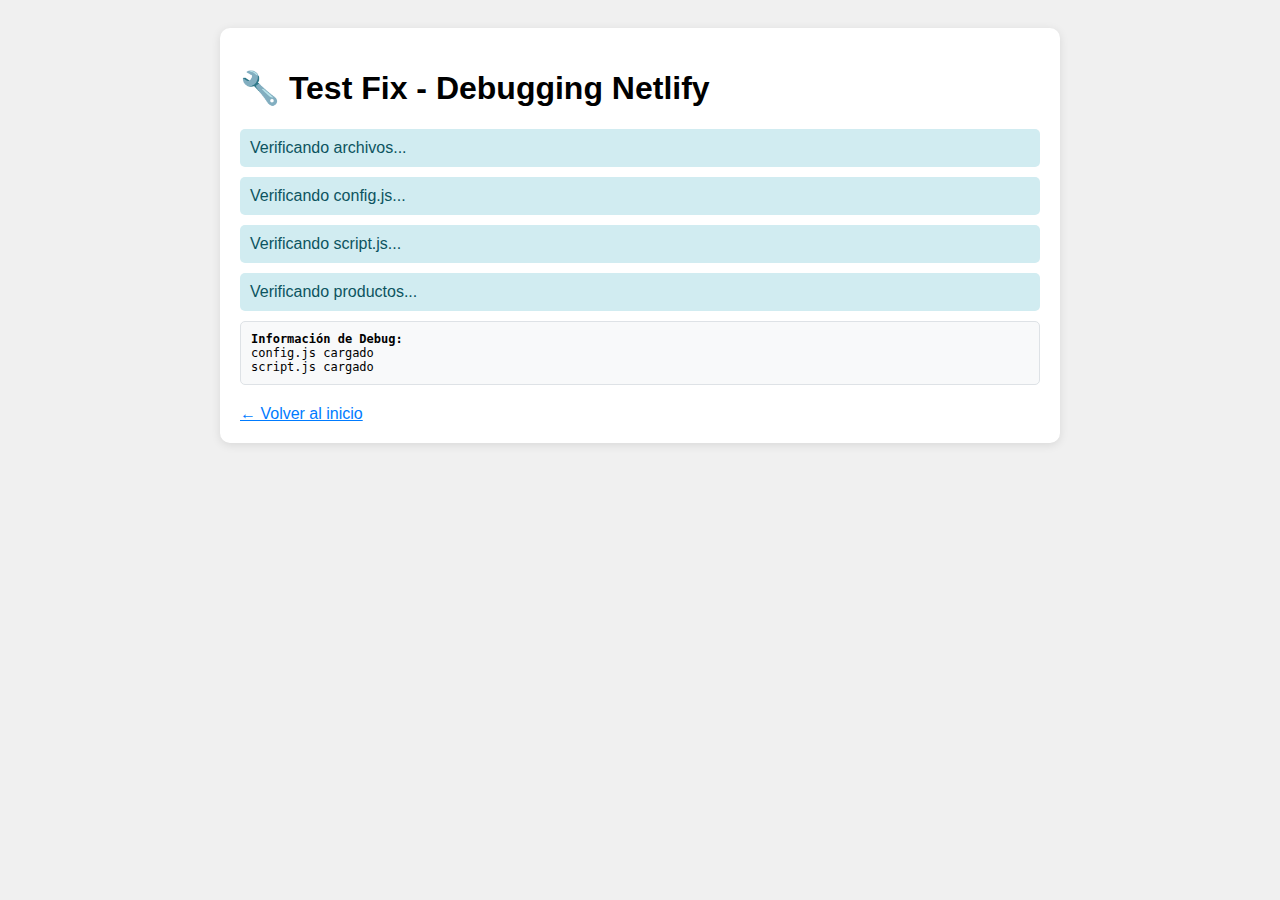
<file: test-fix.html>
<!DOCTYPE html>
<html lang="es">
<head>
    <meta charset="UTF-8">
    <meta name="viewport" content="width=device-width, initial-scale=1.0">
    <title>Test Fix - Debugging Netlify</title>
    <style>
        body {
            font-family: Arial, sans-serif;
            padding: 20px;
            background: #f0f0f0;
        }
        .test-container {
            max-width: 800px;
            margin: 0 auto;
            background: white;
            padding: 20px;
            border-radius: 10px;
            box-shadow: 0 2px 10px rgba(0,0,0,0.1);
        }
        .status {
            padding: 10px;
            margin: 10px 0;
            border-radius: 5px;
        }
        .success { background: #d4edda; color: #155724; }
        .error { background: #f8d7da; color: #721c24; }
        .info { background: #d1ecf1; color: #0c5460; }
        .warning { background: #fff3cd; color: #856404; }
        .debug-info {
            background: #f8f9fa;
            border: 1px solid #dee2e6;
            padding: 10px;
            margin: 10px 0;
            border-radius: 5px;
            font-family: monospace;
            font-size: 12px;
        }
    </style>
</head>
<body>
    <div class="test-container">
        <h1>🔧 Test Fix - Debugging Netlify</h1>
        
        <div id="file-check" class="status info">Verificando archivos...</div>
        <div id="config-status" class="status info">Verificando config.js...</div>
        <div id="script-status" class="status info">Verificando script.js...</div>
        <div id="products-status" class="status info">Verificando productos...</div>
        
        <div id="debug-info" class="debug-info">
            <strong>Información de Debug:</strong><br>
            <div id="debug-content"></div>
        </div>
        
        <div id="products-list"></div>
        
        <div style="margin-top: 20px;">
            <a href="index.html" style="color: #007bff;">← Volver al inicio</a>
        </div>
    </div>

    <script>
        // Función para mostrar información de debug
        function showDebug(message) {
            const debugContent = document.getElementById('debug-content');
            debugContent.innerHTML += message + '<br>';
        }

        // Función para verificar si un archivo existe
        async function checkFile(url) {
            try {
                const response = await fetch(url, { method: 'HEAD' });
                return response.ok;
            } catch (error) {
                return false;
            }
        }

        // Función principal de verificación
        async function runTests() {
            showDebug('Iniciando verificación...');
            
            // Verificar archivos
            const filesToCheck = [
                'config.js',
                'js/script.js',
                'css/style.css',
                'images/products/taza-personalizada.jpg'
            ];

            for (const file of filesToCheck) {
                const exists = await checkFile(file);
                showDebug(`${exists ? '✅' : '❌'} ${file} - ${exists ? 'EXISTE' : 'NO EXISTE'}`);
            }

            // Test 1: Verificar si config.js se carga
            try {
                if (typeof CONFIG !== 'undefined') {
                    document.getElementById('config-status').innerHTML = '✅ config.js cargado correctamente';
                    document.getElementById('config-status').className = 'status success';
                    showDebug('CONFIG cargado: ' + JSON.stringify(CONFIG.contact));
                } else {
                    document.getElementById('config-status').innerHTML = '❌ config.js NO se cargó';
                    document.getElementById('config-status').className = 'status error';
                    showDebug('CONFIG no está definido');
                }
            } catch (e) {
                document.getElementById('config-status').innerHTML = '❌ Error cargando config.js: ' + e.message;
                document.getElementById('config-status').className = 'status error';
                showDebug('Error CONFIG: ' + e.message);
            }

            // Test 2: Verificar si script.js se carga
            try {
                if (typeof PRODUCTS !== 'undefined') {
                    document.getElementById('script-status').innerHTML = '✅ script.js cargado correctamente';
                    document.getElementById('script-status').className = 'status success';
                    showDebug('PRODUCTS cargado: ' + PRODUCTS.length + ' productos');
                } else {
                    document.getElementById('script-status').innerHTML = '❌ script.js NO se cargó';
                    document.getElementById('script-status').className = 'status error';
                    showDebug('PRODUCTS no está definido');
                }
            } catch (e) {
                document.getElementById('script-status').innerHTML = '❌ Error cargando script.js: ' + e.message;
                document.getElementById('script-status').className = 'status error';
                showDebug('Error PRODUCTS: ' + e.message);
            }

            // Test 3: Verificar productos
            try {
                if (typeof PRODUCTS !== 'undefined' && PRODUCTS.length > 0) {
                    document.getElementById('products-status').innerHTML = `✅ ${PRODUCTS.length} productos cargados`;
                    document.getElementById('products-status').className = 'status success';
                    
                    // Mostrar lista de productos
                    const productsList = document.getElementById('products-list');
                    productsList.innerHTML = '<h3>Productos disponibles:</h3><ul>' + 
                        PRODUCTS.map(p => `<li>${p.name} - $${p.price}</li>`).join('') + 
                        '</ul>';
                } else {
                    document.getElementById('products-status').innerHTML = '❌ No se encontraron productos';
                    document.getElementById('products-status').className = 'status error';
                }
            } catch (e) {
                document.getElementById('products-status').innerHTML = '❌ Error verificando productos: ' + e.message;
                document.getElementById('products-status').className = 'status error';
            }
        }

        // Ejecutar tests cuando se carguen los scripts
        document.addEventListener('DOMContentLoaded', function() {
            setTimeout(runTests, 1000); // Esperar 1 segundo para que se carguen los scripts
        });
    </script>

    <script src="config.js" onload="showDebug('config.js cargado')" onerror="showDebug('Error cargando config.js')"></script>
    <script src="js/script.js" onload="showDebug('script.js cargado')" onerror="showDebug('Error cargando script.js')"></script>
</body>
</html>
</file>
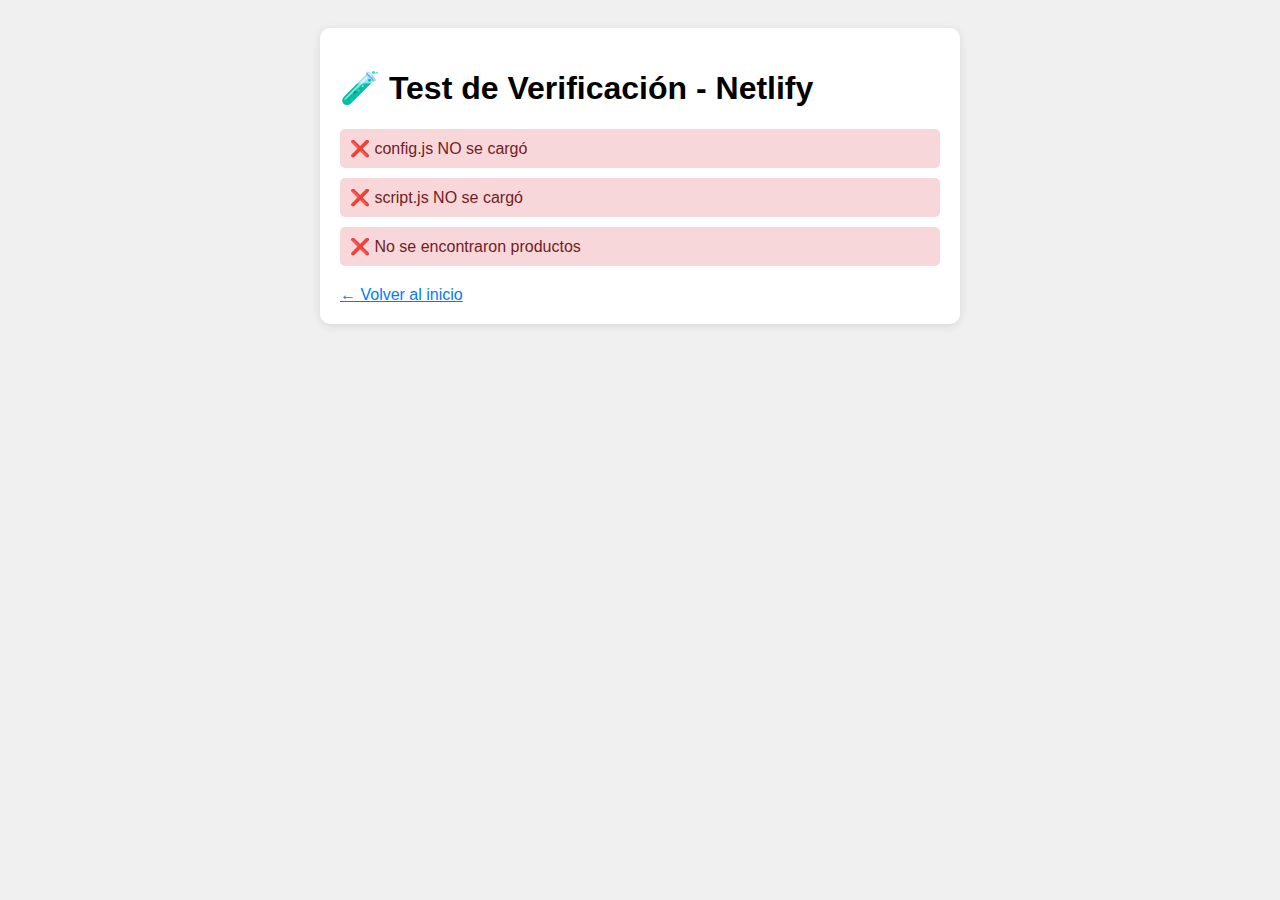
<file: test.html>
<!DOCTYPE html>
<html lang="es">
<head>
    <meta charset="UTF-8">
    <meta name="viewport" content="width=device-width, initial-scale=1.0">
    <title>Test - Verificación Netlify</title>
    <style>
        body {
            font-family: Arial, sans-serif;
            padding: 20px;
            background: #f0f0f0;
        }
        .test-container {
            max-width: 600px;
            margin: 0 auto;
            background: white;
            padding: 20px;
            border-radius: 10px;
            box-shadow: 0 2px 10px rgba(0,0,0,0.1);
        }
        .status {
            padding: 10px;
            margin: 10px 0;
            border-radius: 5px;
        }
        .success { background: #d4edda; color: #155724; }
        .error { background: #f8d7da; color: #721c24; }
        .info { background: #d1ecf1; color: #0c5460; }
    </style>
</head>
<body>
    <div class="test-container">
        <h1>🧪 Test de Verificación - Netlify</h1>
        
        <div id="config-status" class="status info">Verificando config.js...</div>
        <div id="script-status" class="status info">Verificando script.js...</div>
        <div id="products-status" class="status info">Verificando productos...</div>
        
        <div id="products-list"></div>
        
        <div style="margin-top: 20px;">
            <a href="index.html" style="color: #007bff;">← Volver al inicio</a>
        </div>
    </div>

    <script>
        // Test 1: Verificar si config.js se carga
        try {
            if (typeof CONFIG !== 'undefined') {
                document.getElementById('config-status').innerHTML = '✅ config.js cargado correctamente';
                document.getElementById('config-status').className = 'status success';
            } else {
                document.getElementById('config-status').innerHTML = '❌ config.js NO se cargó';
                document.getElementById('config-status').className = 'status error';
            }
        } catch (e) {
            document.getElementById('config-status').innerHTML = '❌ Error cargando config.js: ' + e.message;
            document.getElementById('config-status').className = 'status error';
        }

        // Test 2: Verificar si script.js se carga
        try {
            if (typeof PRODUCTS !== 'undefined') {
                document.getElementById('script-status').innerHTML = '✅ script.js cargado correctamente';
                document.getElementById('script-status').className = 'status success';
            } else {
                document.getElementById('script-status').innerHTML = '❌ script.js NO se cargó';
                document.getElementById('script-status').className = 'status error';
            }
        } catch (e) {
            document.getElementById('script-status').innerHTML = '❌ Error cargando script.js: ' + e.message;
            document.getElementById('script-status').className = 'status error';
        }

        // Test 3: Verificar productos
        try {
            if (typeof PRODUCTS !== 'undefined' && PRODUCTS.length > 0) {
                document.getElementById('products-status').innerHTML = `✅ ${PRODUCTS.length} productos cargados`;
                document.getElementById('products-status').className = 'status success';
                
                // Mostrar lista de productos
                const productsList = document.getElementById('products-list');
                productsList.innerHTML = '<h3>Productos disponibles:</h3><ul>' + 
                    PRODUCTS.map(p => `<li>${p.name} - $${p.price}</li>`).join('') + 
                    '</ul>';
            } else {
                document.getElementById('products-status').innerHTML = '❌ No se encontraron productos';
                document.getElementById('products-status').className = 'status error';
            }
        } catch (e) {
            document.getElementById('products-status').innerHTML = '❌ Error verificando productos: ' + e.message;
            document.getElementById('products-status').className = 'status error';
        }
    </script>

    <script src="config.js"></script>
    <script src="js/script.js"></script>
</body>
</html>
</file>
<file: css/style.css>
/* Reset y configuración base */
* {
    margin: 0;
    padding: 0;
    box-sizing: border-box;
}

:root {
    /* Colores principales */
    --primary-color: #6366f1;
    --primary-dark: #4f46e5;
    --secondary-color: #10b981;
    --secondary-dark: #059669;
    --accent-color: #f59e0b;
    --accent-dark: #d97706;
    
    /* Colores neutros */
    --white: #ffffff;
    --gray-50: #f9fafb;
    --gray-100: #f3f4f6;
    --gray-200: #e5e7eb;
    --gray-300: #d1d5db;
    --gray-400: #9ca3af;
    --gray-500: #6b7280;
    --gray-600: #4b5563;
    --gray-700: #374151;
    --gray-800: #1f2937;
    --gray-900: #111827;
    --primary-50: #eef2ff;
    
    /* Sombras */
    --shadow-sm: 0 1px 2px 0 rgb(0 0 0 / 0.05);
    --shadow-md: 0 4px 6px -1px rgb(0 0 0 / 0.1), 0 2px 4px -2px rgb(0 0 0 / 0.1);
    --shadow-lg: 0 10px 15px -3px rgb(0 0 0 / 0.1), 0 4px 6px -4px rgb(0 0 0 / 0.1);
    --shadow-xl: 0 20px 25px -5px rgb(0 0 0 / 0.1), 0 8px 10px -6px rgb(0 0 0 / 0.1);
    
    /* Tipografía */
    --font-family: 'Inter', -apple-system, BlinkMacSystemFont, 'Segoe UI', Roboto, sans-serif;
    --font-size-xs: 0.75rem;
    --font-size-sm: 0.875rem;
    --font-size-base: 1rem;
    --font-size-lg: 1.125rem;
    --font-size-xl: 1.25rem;
    --font-size-2xl: 1.5rem;
    --font-size-3xl: 1.875rem;
    --font-size-4xl: 2.25rem;
    
    /* Espaciado */
    --spacing-1: 0.25rem;
    --spacing-2: 0.5rem;
    --spacing-3: 0.75rem;
    --spacing-4: 1rem;
    --spacing-5: 1.25rem;
    --spacing-6: 1.5rem;
    --spacing-8: 2rem;
    --spacing-10: 2.5rem;
    --spacing-12: 3rem;
    --spacing-16: 4rem;
    --spacing-20: 5rem;
    --spacing-xl: 1.5rem;
    --spacing-lg: 1.25rem;
    --spacing-md: 1rem;
    --spacing-sm: 0.75rem;
    --spacing-xs: 0.5rem;
    
    /* Border radius */
    --radius-sm: 0.375rem;
    --radius-md: 0.5rem;
    --radius-lg: 0.75rem;
    --radius-xl: 1rem;
    --radius-2xl: 1.5rem;
    --border-radius: 0.5rem;
}

body {
    font-family: var(--font-family);
    font-size: var(--font-size-base);
    line-height: 1.6;
    color: var(--gray-800);
    background: linear-gradient(135deg, var(--gray-50) 0%, var(--white) 100%);
    min-height: 100vh;
}

/* Contenedor principal */
.container {
    max-width: 1200px;
    margin: 0 auto;
    padding: 0 var(--spacing-4);
}

/* Header */
.header {
    text-align: center;
    padding: var(--spacing-16) 0 var(--spacing-12);
}

.main-title {
    font-size: var(--font-size-4xl);
    font-weight: 700;
    color: var(--gray-900);
    margin-bottom: var(--spacing-4);
    background: linear-gradient(135deg, var(--primary-color), var(--secondary-color));
    -webkit-background-clip: text;
    -webkit-text-fill-color: transparent;
    background-clip: text;
}

.subtitle {
    font-size: var(--font-size-lg);
    color: var(--gray-600);
    font-weight: 400;
}

/* Sección de propuestas */
.proposals-container {
    padding: var(--spacing-8) 0 var(--spacing-16);
}

.section-title {
    text-align: center;
    font-size: var(--font-size-2xl);
    font-weight: 600;
    color: var(--gray-800);
    margin-bottom: var(--spacing-12);
}

.proposals-grid {
    display: grid;
    grid-template-columns: repeat(auto-fit, minmax(350px, 1fr));
    gap: var(--spacing-8);
    margin-bottom: var(--spacing-12);
}

/* Tarjetas de propuestas */
.proposal-card {
    background: var(--white);
    border-radius: var(--radius-xl);
    box-shadow: var(--shadow-lg);
    overflow: hidden;
    transition: all 0.3s ease;
    position: relative;
    border: 2px solid transparent;
}

.proposal-card:hover {
    transform: translateY(-4px);
    box-shadow: var(--shadow-xl);
}

.proposal-card.basic {
    border-color: var(--primary-color);
}

.proposal-card.robust {
    border-color: var(--secondary-color);
}

.card-header {
    padding: var(--spacing-8);
    text-align: center;
    position: relative;
}

.badge {
    position: absolute;
    top: var(--spacing-4);
    right: var(--spacing-4);
    background: var(--accent-color);
    color: var(--white);
    padding: var(--spacing-1) var(--spacing-3);
    border-radius: var(--radius-md);
    font-size: var(--font-size-xs);
    font-weight: 600;
    text-transform: uppercase;
    letter-spacing: 0.05em;
}

.card-title {
    font-size: var(--font-size-2xl);
    font-weight: 600;
    color: var(--gray-900);
    margin-bottom: var(--spacing-4);
}

.price {
    display: flex;
    align-items: baseline;
    justify-content: center;
    gap: var(--spacing-1);
}

.currency {
    font-size: var(--font-size-lg);
    font-weight: 500;
    color: var(--gray-600);
}

.amount {
    font-size: var(--font-size-4xl);
    font-weight: 700;
    color: var(--gray-900);
}

.period {
    font-size: var(--font-size-base);
    color: var(--gray-500);
    font-weight: 400;
}

.card-content {
    padding: 0 var(--spacing-8) var(--spacing-8);
}

.description {
    color: var(--gray-600);
    margin-bottom: var(--spacing-6);
    line-height: 1.7;
}

.features-list {
    list-style: none;
    margin-bottom: var(--spacing-6);
}

.features-list li {
    padding: var(--spacing-2) 0;
    color: var(--gray-700);
    font-weight: 500;
}

.card-footer {
    padding: 0 var(--spacing-8) var(--spacing-8);
}

/* Botones */
.btn {
    display: inline-block;
    padding: var(--spacing-4) var(--spacing-8);
    border-radius: var(--radius-lg);
    text-decoration: none;
    font-weight: 600;
    font-size: var(--font-size-base);
    text-align: center;
    transition: all 0.3s ease;
    border: none;
    cursor: pointer;
    width: 100%;
}

.btn-primary {
    background: var(--primary-color);
    color: var(--white);
}

.btn-primary:hover {
    background: var(--primary-dark);
    transform: translateY(-2px);
    box-shadow: var(--shadow-md);
}

.btn-secondary {
    background: var(--secondary-color);
    color: var(--white);
}

.btn-secondary:hover {
    background: var(--secondary-dark);
    transform: translateY(-2px);
    box-shadow: var(--shadow-md);
}

.btn-outline {
    background: transparent;
    color: var(--primary-color);
    border: 2px solid var(--primary-color);
}

.btn-outline:hover {
    background: var(--primary-color);
    color: var(--white);
}

/* Footer */
.footer {
    text-align: center;
    padding: var(--spacing-8) 0;
    color: var(--gray-500);
    border-top: 1px solid var(--gray-200);
    margin-top: var(--spacing-12);
}

/* Estilos para páginas de maquetas */
.maqueta-container {
    max-width: 1000px;
    margin: 0 auto;
    padding: var(--spacing-8) var(--spacing-4);
}

.back-button {
    display: inline-flex;
    align-items: center;
    gap: var(--spacing-2);
    color: var(--primary-color);
    text-decoration: none;
    font-weight: 500;
    margin-bottom: var(--spacing-8);
    transition: color 0.3s ease;
}

.back-button:hover {
    color: var(--primary-dark);
}

.back-button::before {
    content: "←";
    font-size: var(--font-size-lg);
}

/* Calculadora de precios */
.calculator {
    background: var(--white);
    border-radius: var(--radius-xl);
    padding: var(--spacing-8);
    box-shadow: var(--shadow-lg);
    margin: var(--spacing-8) 0;
}

.calculator h3 {
    font-size: var(--font-size-xl);
    font-weight: 600;
    margin-bottom: var(--spacing-6);
    color: var(--gray-900);
}

.options-list {
    list-style: none;
    margin-bottom: var(--spacing-6);
}

.option-item {
    display: flex;
    align-items: center;
    justify-content: space-between;
    padding: var(--spacing-4) 0;
    border-bottom: 1px solid var(--gray-200);
}

.option-item:last-child {
    border-bottom: none;
}

.option-label {
    display: flex;
    align-items: center;
    gap: var(--spacing-3);
    font-weight: 500;
    color: var(--gray-700);
}

.checkbox {
    width: 20px;
    height: 20px;
    accent-color: var(--primary-color);
    cursor: pointer;
}

.option-price {
    font-weight: 600;
    color: var(--gray-900);
}

.total-section {
    background: var(--gray-50);
    border-radius: var(--radius-lg);
    padding: var(--spacing-6);
    margin-top: var(--spacing-6);
    text-align: center;
}

.total-label {
    font-size: var(--font-size-lg);
    font-weight: 600;
    color: var(--gray-700);
    margin-bottom: var(--spacing-2);
}

.total-price {
    font-size: var(--font-size-3xl);
    font-weight: 700;
    color: var(--primary-color);
}

/* Botones de acción */
.action-buttons {
    display: flex;
    gap: var(--spacing-4);
    margin-top: var(--spacing-8);
    flex-wrap: wrap;
}

.action-buttons .btn {
    flex: 1;
    min-width: 200px;
}

/* Responsive */
@media (max-width: 768px) {
    .container {
        padding: 0 var(--spacing-3);
    }
    
    .main-title {
        font-size: var(--font-size-3xl);
    }
    
    .subtitle {
        font-size: var(--font-size-base);
    }
    
    .proposals-grid {
        grid-template-columns: 1fr;
        gap: var(--spacing-6);
    }
    
    .card-header,
    .card-content,
    .card-footer {
        padding-left: var(--spacing-6);
        padding-right: var(--spacing-6);
    }
    
    .action-buttons {
        flex-direction: column;
    }
    
    .action-buttons .btn {
        min-width: auto;
    }
    
    .amount {
        font-size: var(--font-size-3xl);
    }
}

@media (max-width: 480px) {
    .header {
        padding: var(--spacing-12) 0 var(--spacing-8);
    }
    
    .main-title {
        font-size: var(--font-size-2xl);
    }
    
    .card-header,
    .card-content,
    .card-footer {
        padding-left: var(--spacing-4);
        padding-right: var(--spacing-4);
    }
    
    .calculator {
        padding: var(--spacing-6);
    }
}

/* Animaciones */
@keyframes fadeIn {
    from {
        opacity: 0;
        transform: translateY(20px);
    }
    to {
        opacity: 1;
        transform: translateY(0);
    }
}

.proposal-card {
    animation: fadeIn 0.6s ease-out;
}

.proposal-card:nth-child(2) {
    animation-delay: 0.2s;
}

/* Estilos para catálogo de productos */
.products-grid {
    display: grid;
    grid-template-columns: repeat(auto-fill, minmax(280px, 1fr));
    gap: var(--spacing-6);
    margin: var(--spacing-8) 0;
}

.product-card {
    background: var(--white);
    border-radius: var(--radius-lg);
    overflow: hidden;
    box-shadow: var(--shadow-md);
    transition: all 0.3s ease;
    cursor: pointer;
}

.product-card:hover {
    transform: translateY(-4px);
    box-shadow: var(--shadow-lg);
}

/* Estilos para el header profesional */
.header-content {
    display: flex;
    align-items: center;
    justify-content: space-between;
    padding: 0 var(--spacing-lg);
    max-width: 1200px;
    margin: 0 auto;
}

.logo h1 {
    font-size: 1.5rem;
    font-weight: 700;
    color: var(--primary-color);
    margin: 0;
}

.search-bar {
    display: flex;
    align-items: center;
    background: var(--white);
    border-radius: var(--border-radius);
    padding: var(--spacing-sm);
    box-shadow: var(--shadow-sm);
    flex: 1;
    max-width: 400px;
    margin: 0 var(--spacing-lg);
}

.search-bar input {
    border: none;
    outline: none;
    flex: 1;
    padding: var(--spacing-sm);
    font-size: 0.9rem;
}

.search-bar button {
    background: var(--primary-color);
    color: var(--white);
    border: none;
    padding: var(--spacing-sm) var(--spacing-md);
    border-radius: var(--border-radius);
    cursor: pointer;
    font-size: 0.9rem;
}

.nav-menu {
    display: flex;
    gap: var(--spacing-lg);
}

.nav-menu a {
    text-decoration: none;
    color: var(--gray-600);
    font-weight: 500;
    padding: var(--spacing-sm) var(--spacing-md);
    border-radius: var(--border-radius);
    transition: all 0.3s ease;
}

.nav-menu a:hover,
.nav-menu a.active {
    color: var(--primary-color);
    background: var(--primary-50);
}

/* Layout con sidebar */
.content-wrapper {
    display: grid;
    grid-template-columns: 1fr; /* Single column for all demos */
    gap: var(--spacing-xl);
    max-width: 1200px;
    margin: 0 auto;
    padding: 0 var(--spacing-lg);
}

.demo-robusta .inventory-section {
    max-width: 1200px;
    margin: 0 auto;
    padding: 0 var(--spacing-lg);
}

.products-section {
    min-height: 500px;
}

.section-header {
    margin-bottom: var(--spacing-xl);
}

.section-header h2 {
    color: var(--gray-900);
    margin-bottom: var(--spacing-sm);
}

.section-header p {
    color: var(--gray-600);
    font-size: 0.95rem;
}

.order-sidebar {
    position: sticky;
    top: var(--spacing-lg);
    height: fit-content;
}

/* Carrito flotante */
.cart-icon {
    position: fixed;
    bottom: var(--spacing-xl);
    right: var(--spacing-xl);
    z-index: 1000;
}

.cart-icon.basic-cart {
    position: fixed;
    bottom: var(--spacing-xl);
    right: var(--spacing-xl);
    z-index: 1000;
}

.cart-icon-inner {
    background: var(--primary-color);
    color: var(--white);
    padding: var(--spacing-md);
    border-radius: 50%;
    cursor: pointer;
    box-shadow: var(--shadow-lg);
    font-size: 1.2rem;
    position: relative;
    transition: all 0.3s ease;
}

.cart-icon-inner:hover {
    transform: scale(1.1);
}

.cart-count {
    position: absolute;
    top: -5px;
    right: -5px;
    background: var(--secondary-color);
    color: var(--white);
    border-radius: 50%;
    width: 20px;
    height: 20px;
    display: flex;
    align-items: center;
    justify-content: center;
    font-size: 0.7rem;
    font-weight: 600;
}

/* Sidebar del carrito */
.cart-sidebar {
    position: fixed;
    top: 0;
    right: 0;
    width: 450px;
    height: 100vh;
    background: var(--white);
    box-shadow: var(--shadow-xl);
    z-index: 1001;
    overflow-y: auto;
    transform: translateX(100%);
    transition: transform 0.3s ease;
}

.cart-sidebar.basic-cart-sidebar {
    transform: translateX(0);
}

.cart-sidebar.show {
    transform: translateX(0);
}

.cart-header {
    display: flex;
    justify-content: space-between;
    align-items: center;
    padding: var(--spacing-lg);
    border-bottom: 1px solid var(--gray-200);
}

.cart-header h3 {
    margin: 0;
    color: var(--gray-900);
}

.cart-header button {
    background: none;
    border: none;
    font-size: 1.5rem;
    cursor: pointer;
    color: var(--gray-500);
}

.cart-items {
    padding: var(--spacing-lg);
}

.cart-item {
    display: flex;
    align-items: center;
    padding: var(--spacing-md) 0;
    border-bottom: 1px solid var(--gray-200);
    gap: var(--spacing-3);
}

.cart-item-image {
    flex-shrink: 0;
    width: 60px;
    height: 60px;
    border-radius: var(--radius-md);
    overflow: hidden;
    background: var(--gray-100);
}

.cart-item-image img {
    width: 100%;
    height: 100%;
    object-fit: cover;
}

.cart-item:last-child {
    border-bottom: none;
}

.cart-item-info {
    flex: 1;
    min-width: 0;
}

.cart-item-info h4 {
    margin: 0 0 var(--spacing-1) 0;
    color: var(--gray-900);
    font-size: 0.9rem;
    font-weight: 600;
}

.cart-item-info p {
    margin: 0;
    color: var(--gray-600);
    font-size: 0.8rem;
    line-height: 1.3;
}

.cart-item-actions {
    display: flex;
    align-items: center;
    gap: var(--spacing-sm);
}

.cart-item-actions button {
    background: var(--gray-100);
    border: 1px solid var(--gray-300);
    border-radius: var(--border-radius);
    padding: var(--spacing-xs) var(--spacing-sm);
    cursor: pointer;
    font-size: 0.8rem;
}

.cart-item-actions button:hover {
    background: var(--gray-200);
}

.cart-total {
    padding: var(--spacing-lg);
    border-top: 1px solid var(--gray-200);
    text-align: center;
}

/* Inventario */
.inventory-section {
    background: var(--white);
    border-radius: var(--border-radius);
    padding: var(--spacing-lg);
    box-shadow: var(--shadow-sm);
    margin-top: var(--spacing-lg);
}

.inventory-section h3 {
    margin-bottom: var(--spacing-md);
    color: var(--gray-900);
}

.inventory-grid {
    display: grid;
    gap: var(--spacing-sm);
}

.inventory-item {
    display: flex;
    justify-content: space-between;
    align-items: center;
    padding: var(--spacing-sm);
    background: var(--gray-50);
    border-radius: var(--border-radius);
    font-size: 0.9rem;
}

.stock-count {
    font-weight: 600;
    color: var(--primary-color);
}

/* Personalización de productos */
.customization-section {
    margin: var(--spacing-lg) 0;
    padding: var(--spacing-lg);
    background: var(--gray-50);
    border-radius: var(--border-radius);
}

.customization-section h3 {
    margin-bottom: var(--spacing-md);
    color: var(--color-primary);
    font-size: 1.1rem;
}

.customization-option {
    margin-bottom: var(--spacing-md);
}

.customization-option label {
    display: block;
    margin-bottom: var(--spacing-xs);
    font-weight: 500;
    color: var(--color-text);
}

.customization-option input,
.customization-option select {
    width: 100%;
    padding: var(--spacing-sm);
    border: 1px solid var(--color-border);
    border-radius: var(--border-radius-sm);
    font-size: 0.9rem;
}

.customization-option input[type="color"] {
    height: 40px;
    cursor: pointer;
}

.product-modal-image {
    position: relative;
    overflow: hidden;
    border-radius: var(--border-radius);
}

.custom-text-overlay {
    background: rgba(255, 255, 255, 0.8);
    padding: var(--spacing-xs) var(--spacing-sm);
    border-radius: var(--border-radius-sm);
    box-shadow: 0 2px 4px rgba(0, 0, 0, 0.1);
}

.customization-section h3 {
    margin-bottom: var(--spacing-md);
    color: var(--gray-900);
}

.customization-option {
    margin-bottom: var(--spacing-md);
}

.customization-option label {
    display: block;
    margin-bottom: var(--spacing-xs);
    font-weight: 500;
    color: var(--gray-700);
}

.customization-option input,
.customization-option select {
    width: 100%;
    padding: var(--spacing-sm);
    border: 1px solid var(--gray-300);
    border-radius: var(--border-radius);
    font-size: 0.9rem;
}

.customization-option input[type="color"] {
    width: 60px;
    height: 40px;
    padding: 0;
    border: none;
    border-radius: var(--border-radius);
    cursor: pointer;
}

/* Modal de confirmación de pedido */
.order-confirmation {
    text-align: center;
}

.order-confirmation h2 {
    margin-bottom: var(--spacing-lg);
    color: var(--gray-900);
}

.order-details {
    margin: var(--spacing-lg) 0;
    text-align: left;
}

.order-detail-item {
    display: flex;
    justify-content: space-between;
    padding: var(--spacing-sm) 0;
    border-bottom: 1px solid var(--gray-200);
}

.order-detail-item:last-child {
    border-bottom: none;
}

.order-actions {
    display: flex;
    gap: var(--spacing-md);
    justify-content: center;
    margin-top: var(--spacing-lg);
}

/* Notificaciones */
.notification {
    position: fixed;
    top: var(--spacing-lg);
    right: var(--spacing-lg);
    background: var(--secondary-color);
    color: var(--white);
    padding: var(--spacing-md) var(--spacing-lg);
    border-radius: var(--border-radius);
    box-shadow: var(--shadow-lg);
    z-index: 1002;
    animation: slideIn 0.3s ease;
}

@keyframes slideIn {
    from {
        transform: translateX(100%);
        opacity: 0;
    }
    to {
        transform: translateX(0);
        opacity: 1;
    }
}

/* Responsive para nuevas funcionalidades */
@media (max-width: 768px) {
    .header-content {
        flex-direction: column;
        gap: var(--spacing-md);
        padding: var(--spacing-md);
    }
    
    .search-bar {
        margin: 0;
        max-width: 100%;
    }
    
    .nav-menu {
        gap: var(--spacing-md);
    }
    
    .content-wrapper {
        grid-template-columns: 1fr;
        gap: var(--spacing-lg);
    }
    
    .order-sidebar {
        position: static;
    }
    
    .cart-sidebar {
        width: 100%;
    }
    
    .cart-icon {
        bottom: var(--spacing-md);
        right: var(--spacing-md);
    }
}

.product-image {
    width: 100%;
    height: 300px;
    background: var(--gray-100);
    display: flex;
    align-items: center;
    justify-content: center;
    overflow: hidden;
}

.product-image img {
    width: 100%;
    height: 100%;
    object-fit: contain;
    padding: var(--spacing-4);
}

.product-info {
    padding: var(--spacing-4);
    text-align: center;
}

.product-name {
    font-size: var(--font-size-lg);
    font-weight: 600;
    color: var(--gray-900);
    margin-bottom: var(--spacing-3);
}

.product-price {
    font-size: var(--font-size-xl);
    font-weight: 700;
    color: var(--primary-color);
    margin-bottom: var(--spacing-4);
}

.product-stock {
    color: var(--gray-500);
    font-size: var(--font-size-sm);
    margin-bottom: var(--spacing-3);
}

.add-to-cart-btn {
    width: 100%;
    padding: var(--spacing-3) var(--spacing-4);
    background: var(--primary-color);
    color: var(--white);
    border: none;
    border-radius: var(--radius-md);
    font-weight: 600;
    cursor: pointer;
    transition: all 0.3s ease;
}

.add-to-cart-btn:hover {
    background: var(--primary-dark);
    transform: translateY(-2px);
}

/* Modal */
.modal {
    display: none;
    position: fixed;
    top: 0;
    left: 0;
    width: 100%;
    height: 100%;
    background: rgba(0, 0, 0, 0.5);
    z-index: 1000;
    backdrop-filter: blur(4px);
}

.modal.active {
    display: flex;
    align-items: center;
    justify-content: center;
    animation: fadeIn 0.3s ease-out;
}

.modal-content {
    background: var(--white);
    border-radius: var(--radius-xl);
    max-width: 500px;
    width: 90%;
    max-height: 90vh;
    overflow-y: auto;
    box-shadow: var(--shadow-xl);
    animation: fadeIn 0.3s ease-out;
}

.modal-content.large {
    max-width: 900px;
}

.product-modal {
    display: grid;
    grid-template-columns: 1fr 1fr;
    gap: var(--spacing-6);
    align-items: start;
}

.product-modal-image {
    text-align: center;
}

.product-modal-image img {
    width: 100%;
    height: 400px;
    object-fit: cover;
    border-radius: var(--radius-lg);
}

.product-modal-info {
    padding: var(--spacing-4);
}

@media (max-width: 768px) {
    .product-modal {
        grid-template-columns: 1fr;
        gap: var(--spacing-4);
    }
    
    .product-modal-image img {
        height: 300px;
    }
}

.product-details {
    background: var(--gray-50);
    padding: var(--spacing-4);
    border-radius: var(--radius-md);
    margin: var(--spacing-4) 0;
}

.product-details p {
    margin: var(--spacing-2) 0;
    color: var(--gray-700);
    font-size: var(--font-size-sm);
}

.modal-header {
    padding: var(--spacing-6);
    border-bottom: 1px solid var(--gray-200);
    display: flex;
    justify-content: space-between;
    align-items: center;
}

.modal-title {
    font-size: var(--font-size-xl);
    font-weight: 600;
    color: var(--gray-900);
}

.modal-close {
    background: none;
    border: none;
    font-size: var(--font-size-2xl);
    color: var(--gray-400);
    cursor: pointer;
    padding: var(--spacing-1);
    border-radius: var(--radius-sm);
    transition: all 0.3s ease;
}

.modal-close:hover {
    color: var(--gray-600);
    background: var(--gray-100);
}

.close {
    position: absolute;
    top: var(--spacing-4);
    right: var(--spacing-4);
    background: none;
    border: none;
    font-size: var(--font-size-2xl);
    color: var(--gray-400);
    cursor: pointer;
    padding: var(--spacing-1);
    border-radius: var(--radius-sm);
    transition: all 0.3s ease;
    z-index: 10;
}

.close:hover {
    color: var(--gray-600);
    background: var(--gray-100);
}

.modal-body {
    padding: var(--spacing-6);
}

/* Personalización de productos */
.customization-panel {
    background: var(--gray-50);
    border-radius: var(--radius-lg);
    padding: var(--spacing-6);
    margin: var(--spacing-6) 0;
}

.customization-panel h4 {
    font-size: var(--font-size-lg);
    font-weight: 600;
    margin-bottom: var(--spacing-4);
    color: var(--gray-900);
}

.customization-controls {
    display: grid;
    grid-template-columns: repeat(auto-fit, minmax(200px, 1fr));
    gap: var(--spacing-4);
    margin-bottom: var(--spacing-6);
}

.control-group {
    display: flex;
    flex-direction: column;
    gap: var(--spacing-2);
}

.control-group label {
    font-weight: 500;
    color: var(--gray-700);
    font-size: var(--font-size-sm);
}

.control-group input,
.control-group select {
    padding: var(--spacing-3);
    border: 1px solid var(--gray-300);
    border-radius: var(--radius-md);
    font-size: var(--font-size-sm);
    transition: border-color 0.3s ease;
}

.control-group input:focus,
.control-group select:focus {
    outline: none;
    border-color: var(--primary-color);
    box-shadow: 0 0 0 3px rgb(99 102 241 / 0.1);
}

.preview-container {
    background: var(--white);
    border: 2px dashed var(--gray-300);
    border-radius: var(--radius-lg);
    padding: var(--spacing-8);
    text-align: center;
    margin-top: var(--spacing-6);
    min-height: 200px;
    display: flex;
    align-items: center;
    justify-content: center;
}

.preview-text {
    font-size: var(--font-size-lg);
    color: var(--gray-600);
}

/* Resumen del pedido */
.order-summary {
    background: var(--white);
    border-radius: var(--radius-lg);
    padding: var(--spacing-6);
    box-shadow: var(--shadow-md);
    margin: var(--spacing-6) 0;
}

.order-summary h4 {
    font-size: var(--font-size-lg);
    font-weight: 600;
    margin-bottom: var(--spacing-4);
    color: var(--gray-900);
}

.order-items {
    list-style: none;
    margin-bottom: var(--spacing-4);
}

.order-item {
    display: flex;
    justify-content: space-between;
    align-items: center;
    padding: var(--spacing-3) 0;
    border-bottom: 1px solid var(--gray-200);
}

.order-item:last-child {
    border-bottom: none;
}

.order-total {
    font-size: var(--font-size-lg);
    font-weight: 700;
    color: var(--primary-color);
    text-align: right;
    margin-top: var(--spacing-4);
    padding-top: var(--spacing-4);
    border-top: 2px solid var(--gray-200);
}

.quantity-selector {
    margin: var(--spacing-4) 0;
}

.quantity-selector label {
    display: block;
    margin-bottom: var(--spacing-2);
    font-weight: 500;
    color: var(--gray-700);
}

.quantity-selector input {
    width: 100%;
    padding: var(--spacing-3);
    border: 1px solid var(--gray-300);
    border-radius: var(--radius-md);
    font-size: var(--font-size-base);
    transition: border-color 0.3s ease;
}

.quantity-selector input:focus {
    outline: none;
    border-color: var(--primary-color);
    box-shadow: 0 0 0 3px rgb(99 102 241 / 0.1);
}

/* Estilos para el panel de administración */
.admin-container {
    max-width: 1200px;
    margin: 0 auto;
    padding: var(--spacing-8) var(--spacing-4);
}

.admin-header {
    background: var(--white);
    border-radius: var(--radius-xl);
    padding: var(--spacing-8);
    box-shadow: var(--shadow-lg);
    margin-bottom: var(--spacing-8);
}

.admin-title {
    font-size: var(--font-size-3xl);
    font-weight: 700;
    color: var(--gray-900);
    margin-bottom: var(--spacing-4);
}

.admin-stats {
    display: grid;
    grid-template-columns: repeat(auto-fit, minmax(200px, 1fr));
    gap: var(--spacing-6);
    margin-bottom: var(--spacing-8);
}

.stat-card {
    background: var(--gray-50);
    border-radius: var(--radius-lg);
    padding: var(--spacing-6);
    text-align: center;
    border: 1px solid var(--gray-200);
}

.stat-number {
    font-size: var(--font-size-3xl);
    font-weight: 700;
    color: var(--primary-color);
    margin-bottom: var(--spacing-2);
}

.stat-label {
    color: var(--gray-600);
    font-weight: 500;
}

.orders-section {
    background: var(--white);
    border-radius: var(--radius-xl);
    box-shadow: var(--shadow-lg);
    overflow: hidden;
}

.orders-header {
    padding: var(--spacing-6);
    border-bottom: 1px solid var(--gray-200);
    display: flex;
    justify-content: space-between;
    align-items: center;
    flex-wrap: wrap;
    gap: var(--spacing-4);
}

.export-btn {
    background: var(--secondary-color);
    color: var(--white);
    border: none;
    padding: var(--spacing-3) var(--spacing-6);
    border-radius: var(--radius-md);
    font-weight: 600;
    cursor: pointer;
    transition: all 0.3s ease;
}

.export-btn:hover {
    background: var(--secondary-dark);
    transform: translateY(-2px);
}

.orders-table {
    width: 100%;
    border-collapse: collapse;
}

.orders-table th,
.orders-table td {
    padding: var(--spacing-4);
    text-align: left;
    border-bottom: 1px solid var(--gray-200);
}

.orders-table th {
    background: var(--gray-50);
    font-weight: 600;
    color: var(--gray-700);
}

.status-badge {
    padding: var(--spacing-1) var(--spacing-3);
    border-radius: var(--radius-md);
    font-size: var(--font-size-xs);
    font-weight: 600;
    text-transform: uppercase;
}

.status-pending {
    background: var(--accent-color);
    color: var(--white);
}

.status-processing {
    background: var(--primary-color);
    color: var(--white);
}

.status-shipped {
    background: var(--secondary-color);
    color: var(--white);
}

.status-delivered {
    background: var(--gray-600);
    color: var(--white);
}

.action-btn {
    background: var(--gray-100);
    border: 1px solid var(--gray-300);
    padding: var(--spacing-2) var(--spacing-4);
    border-radius: var(--radius-md);
    cursor: pointer;
    font-size: var(--font-size-sm);
    margin-right: var(--spacing-2);
    transition: all 0.3s ease;
}

.action-btn:hover {
    background: var(--gray-200);
}

.filter-section {
    background: var(--gray-50);
    padding: var(--spacing-6);
    border-bottom: 1px solid var(--gray-200);
}

.filter-controls {
    display: flex;
    gap: var(--spacing-4);
    flex-wrap: wrap;
    align-items: center;
}

.filter-controls input,
.filter-controls select {
    padding: var(--spacing-3);
    border: 1px solid var(--gray-300);
    border-radius: var(--radius-md);
    font-size: var(--font-size-sm);
}

/* Estilos para personalizaciones en el panel de administración */
.order-customizations {
    margin-bottom: 20px;
    padding: 15px;
    background: #f8fafc;
    border-radius: 8px;
    border-left: 4px solid #10b981;
}

.customization-details p {
    margin: 5px 0;
    color: #374151;
}

.customization-details p strong {
    color: #10b981;
}

/* Responsive para el panel de administración */
@media (max-width: 768px) {
    .admin-stats {
        grid-template-columns: 1fr;
    }
    
    .orders-header {
        flex-direction: column;
        align-items: stretch;
    }
    
    .filter-controls {
        flex-direction: column;
        align-items: stretch;
    }
    
    .orders-table {
        font-size: var(--font-size-sm);
    }
    
    .orders-table th,
    .orders-table td {
        padding: var(--spacing-3);
    }
}
</file>
